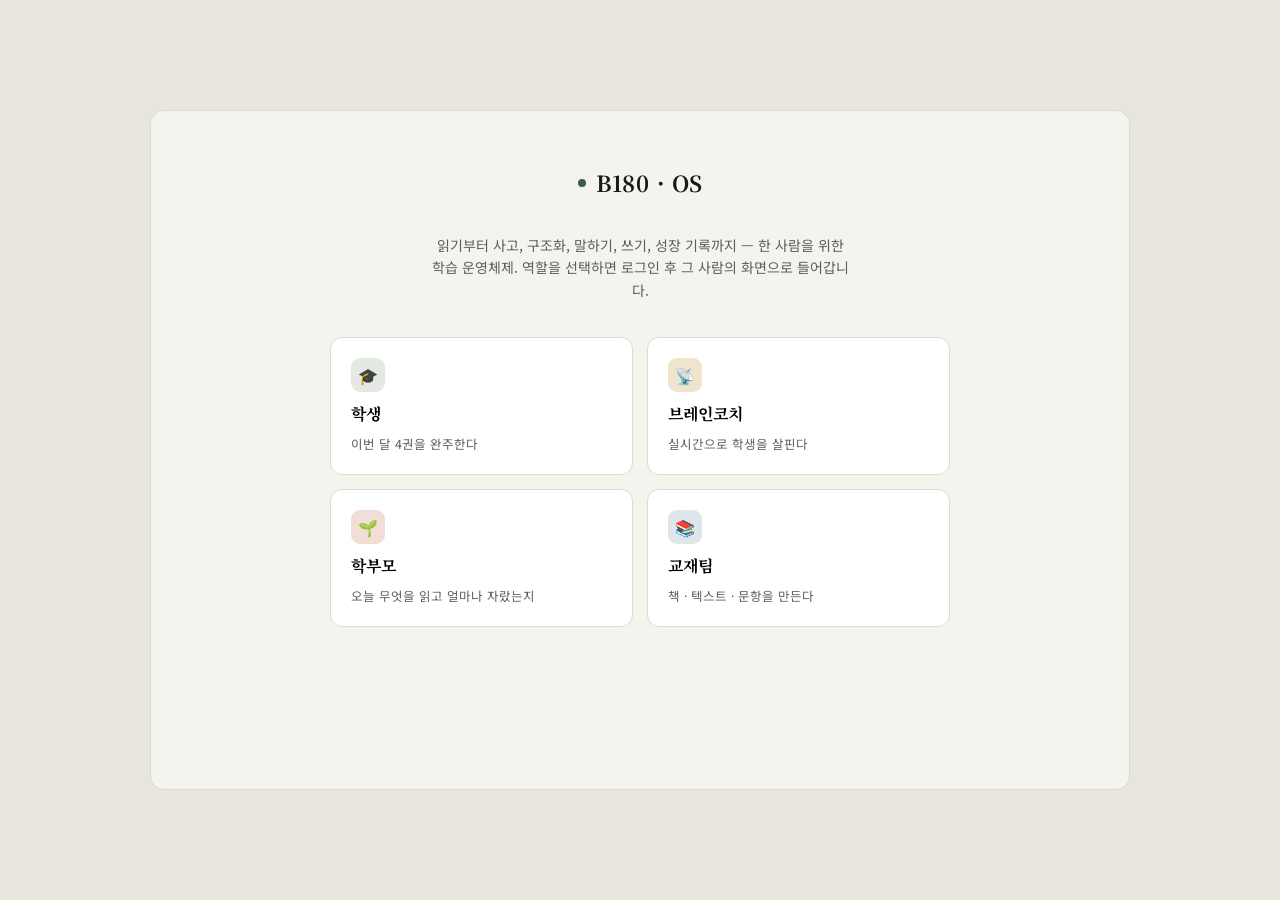
<file: b180-os-curriculum.html>
<!DOCTYPE html>
<html lang="ko">
<head>
<meta charset="UTF-8" />
<meta name="viewport" content="width=device-width, initial-scale=1.0" />
<title>B180 · OS</title>
<style>
  @import url('https://fonts.googleapis.com/css2?family=Noto+Serif+KR:wght@500;700&family=Noto+Sans+KR:wght@400;500;700&family=JetBrains+Mono:wght@500&display=swap');
  * { box-sizing: border-box; }
  body {
    margin: 0; display:flex; align-items:center; justify-content:center; min-height:100vh;
    background: #E7E5DC; font-family:'Noto Sans KR', sans-serif; padding: 24px;
  }
  #root {
    --paper:#F3F4EE; --ink:#171B17; --ink-soft:#5B6058; --line:#DADBD0;
    --moss:#3F5B4E; --moss-soft:#E4EAE3;
    --amber:#B5792A; --amber-soft:#F1E4CD;
    --rust:#A6553A; --rust-soft:#F1DFD7;
    --slate:#47617A; --slate-soft:#DFE6EB;
    --surface:#FFFFFF;
    --role-accent: var(--moss); --role-accent-soft: var(--moss-soft);
    background: var(--paper); color: var(--ink); width:100%; max-width: 980px;
    min-height: 680px; border-radius:14px; overflow:hidden; border:1px solid var(--line);
  }
  .disp { font-family:'Noto Serif KR', serif; }
  .mono { font-family:'JetBrains Mono', monospace; }

  /* ===== 게이트 ===== */
  .gate { padding: 56px 40px; display:flex; flex-direction:column; align-items:center; gap:36px; }
  .gate-mark { display:flex; align-items:center; gap:10px; }
  .gate-mark .dot { width:8px; height:8px; border-radius:50%; background: var(--moss); }
  .gate-mark span.wordmark { font-family:'Noto Serif KR', serif; font-weight:700; font-size:22px; letter-spacing:.02em; }
  .gate-sub { color: var(--ink-soft); font-size:14px; text-align:center; max-width:420px; line-height:1.6; margin:0; }
  .gate-grid { display:grid; grid-template-columns: repeat(2, minmax(180px,1fr)); gap:14px; width:100%; max-width:620px; }
  .login-card { width:100%; max-width:340px; background: var(--surface); border:1px solid var(--line); border-radius:14px; padding:22px 24px; display:flex; flex-direction:column; gap:4px; }
  .login-role { display:flex; align-items:center; gap:10px; font-family:'Noto Serif KR', serif; font-weight:700; font-size:16px; margin:6px 0 14px; }
  .login-role .role-icon { width:32px; height:32px; border-radius:9px; background: var(--tile-soft); color: var(--tile-accent); display:flex; align-items:center; justify-content:center; font-size:15px; }
  .login-label { font-size:11.5px; font-weight:700; color: var(--ink-soft); display:flex; flex-direction:column; gap:6px; margin-bottom:12px; }
  .login-input { padding:10px 12px; border:1px solid var(--line); border-radius:8px; font-family:inherit; font-size:13px; font-weight:400; color: var(--ink); }
  .login-input:focus { outline:none; border-color: var(--tile-accent); }
  .login-error { font-size:11.5px; color: var(--rust); margin:-4px 0 10px; }
  .att-row { display:flex; gap:10px; flex-wrap:wrap; }
  .att-item { display:flex; flex-direction:column; align-items:center; gap:4px; background: var(--surface); border:1px solid var(--line); border-radius:9px; padding:10px 12px; min-width:66px; }
  .att-dot { width:10px; height:10px; border-radius:50%; }
  .att-label { font-size:10px; color: var(--ink-soft); }
  .att-status { font-size:10.5px; font-weight:700; }
  .msc-row { display:flex; align-items:baseline; gap:10px; flex-wrap:wrap; background: var(--surface); border:1px solid var(--line); border-left:4px solid var(--line); border-radius:8px; padding:9px 12px; }
  .msc-cat { font-size:10.5px; font-weight:700; width:76px; flex-shrink:0; }
  .msc-type { font-size:12.5px; font-weight:700; color: var(--ink); }
  .msc-desc { font-size:11px; color: var(--ink-soft); flex:1; min-width:140px; }
  .role-tile { background: var(--surface); border:1px solid var(--line); border-radius:12px; padding:20px;
    text-align:left; cursor:pointer; transition: transform .15s ease, border-color .15s ease;
    display:flex; flex-direction:column; gap:10px; font-family:inherit; }
  .role-tile:hover { transform: translateY(-2px); border-color: var(--tile-accent); }
  .role-icon { width:34px; height:34px; border-radius:9px; display:flex; align-items:center; justify-content:center;
    background: var(--tile-soft); color: var(--tile-accent); font-size:16px; }
  .role-tile .r-label { font-family:'Noto Serif KR', serif; font-weight:700; font-size:16px; }
  .role-tile .r-sub { font-size:12.5px; color: var(--ink-soft); line-height:1.5; }

  /* ===== 셸 ===== */
  .shell { display:flex; height:680px; }
  .dock { width:220px; background: var(--surface); border-right:1px solid var(--line); display:flex; flex-direction:column; padding:18px 14px; }
  .back-btn { display:flex; align-items:center; gap:6px; font-size:12px; color: var(--ink-soft); background:none; border:none;
    cursor:pointer; padding:2px 6px 14px; text-align:left; font-family:inherit; }
  .back-btn:hover { color: var(--ink); }
  .role-badge { display:flex; align-items:center; gap:8px; padding:8px 10px; border-radius:9px; background: var(--role-accent-soft); margin-bottom:16px; }
  .role-badge .role-icon { width:26px; height:26px; border-radius:7px; }
  .role-badge .rb-label { font-size:13px; font-weight:700; color: var(--role-accent); }
  .nav-list { display:flex; flex-direction:column; gap:2px; flex:1; }
  .nav-item { display:flex; align-items:center; gap:10px; padding:9px 10px; border-radius:8px; border:none; background:none;
    font-size:13.5px; color: var(--ink-soft); cursor:pointer; text-align:left; width:100%; font-family:inherit; }
  .nav-item:hover { background: var(--paper); color: var(--ink); }
  .nav-item.active { background: var(--role-accent-soft); color: var(--role-accent); font-weight:700; }
  .dock-foot { padding-top:10px; border-top:1px solid var(--line); margin-top:10px; }
  .root-caption { font-size:10.5px; color: var(--ink-soft); text-align:center; margin-top:2px; }
  .root-mark { width:100%; height:44px; }
  .root-trunk { stroke: var(--line); stroke-width:2; }
  .root-branch { stroke: var(--line); stroke-width:2; fill:none; }
  .root-branch.on { stroke: var(--role-accent); }

  .canvas-wrap { flex:1; display:flex; flex-direction:column; min-width:0; }
  .canvas-top { height:48px; border-bottom:1px solid var(--line); display:flex; align-items:center; justify-content:space-between; padding:0 22px; font-size:12px; color: var(--ink-soft); }
  .session-banner { display:flex; align-items:center; gap:8px; padding:8px 22px; font-size:12px; font-weight:600; border-bottom:1px solid var(--line); }
  .session-banner.scheduled { background: var(--paper); color: var(--ink-soft); }
  .session-banner.live { background: var(--moss-soft); color: var(--moss); }
  .session-banner.ended { background: var(--paper); color: var(--ink-soft); }
  .announce-card { background: var(--amber-soft); border:1px solid var(--amber); border-radius:10px; padding:12px 14px; }
  .announce-head { display:flex; justify-content:space-between; align-items:center; gap:10px; font-size:12.5px; font-weight:700; color: var(--ink); flex-wrap:wrap; }
  .announce-time { font-size:10.5px; font-weight:400; color: var(--ink-soft); white-space:nowrap; }
  .announce-body { font-size:12px; color: var(--ink); margin-top:6px; line-height:1.6; white-space:pre-wrap; }
  .cal-header { display:flex; align-items:center; justify-content:center; gap:16px; margin-bottom:10px; }
  .cal-grid { display:grid; grid-template-columns: repeat(7,1fr); gap:4px; }
  .cal-weekday { margin-bottom:4px; text-align:center; font-size:10.5px; color: var(--ink-soft); font-weight:700; }
  .cal-cell { position:relative; aspect-ratio:1; border:1px solid var(--line); border-radius:8px; background: var(--surface); cursor:pointer; font-family:inherit; padding:4px; display:flex; flex-direction:column; align-items:center; justify-content:flex-start; gap:3px; }
  .cal-cell.empty { border:none; background:none; cursor:default; }
  .cal-cell.today { border-color: var(--role-accent); }
  .cal-cell.selected { background: var(--role-accent-soft); border-color: var(--role-accent); }
  .cal-daynum { font-size:11px; font-weight:700; }
  .cal-dots { display:flex; gap:2px; flex-wrap:wrap; justify-content:center; }
  .cal-dot { width:5px; height:5px; border-radius:50%; display:inline-block; }
  .cal-event-row { display:flex; justify-content:space-between; align-items:flex-start; gap:8px; background: var(--surface); border:1px solid var(--line); border-left-width:4px; border-left-style:solid; border-radius:8px; padding:10px 12px; }
  .calendar-alert { display:flex; align-items:center; gap:10px; background: var(--rust-soft); border:1px solid var(--rust); border-radius:10px; padding:10px 14px; margin-bottom:12px; }
  .calendar-alert-icon { font-size:22px; }
  .crumb b { color: var(--ink); }
  .canvas { flex:1; overflow-y:auto; padding:26px; }

  .panel-head h2 { font-family:'Noto Serif KR', serif; font-size:20px; margin:0 0 4px; }
  .panel-head p { font-size:13px; color: var(--ink-soft); margin:0 0 18px; }
  .grid { display:grid; gap:12px; }
  .grid-2 { grid-template-columns: repeat(2,1fr); }
  .grid-3 { grid-template-columns: repeat(3,1fr); }
  .grid-4 { grid-template-columns: repeat(4,1fr); }
  @media (max-width:640px) { .grid-3,.grid-4 { grid-template-columns: repeat(2,1fr); } .grid-2 { grid-template-columns: 1fr; } }

  .stat-card { background: var(--surface); border:1px solid var(--line); border-radius:10px; padding:14px; }
  .stat-label { font-size:11.5px; color: var(--ink-soft); }
  .stat-value { font-family:'JetBrains Mono', monospace; font-size:22px; font-weight:600; margin-top:4px; }
  .stat-hint { font-size:11px; color: var(--ink-soft); margin-top:2px; }

  .bar-row { display:flex; align-items:center; gap:12px; margin-bottom:10px; }
  .bar-label { width:56px; font-size:13px; flex-shrink:0; }
  .bar-track { display:flex; gap:3px; }
  .bar-cell { width:16px; height:14px; border-radius:3px; background: var(--paper); border:1px solid var(--line); }
  .bar-cell.on { background: var(--role-accent); border-color: var(--role-accent); }

  .pipeline { display:flex; align-items:center; flex-wrap:wrap; gap:6px; }
  .pipe-chip { font-size:12.5px; padding:7px 12px; border-radius:999px; background: var(--role-accent-soft); color: var(--role-accent); font-weight:600; }
  .pipe-arrow { color: var(--ink-soft); font-size:12px; }

  .book-card { background: var(--surface); border:1px solid var(--line); border-radius:10px; padding:14px; text-align:left; font-family:inherit; cursor:default; width:100%; }
  .book-card.clickable { cursor:pointer; border-color: var(--role-accent); }
  .book-card.clickable:hover { transform: translateY(-2px); }
  .book-card.locked { opacity:.5; }
  .book-card.wide { max-width:320px; }
  .book-index { font-family:'JetBrains Mono', monospace; font-size:11px; color: var(--role-accent); display:flex; align-items:center; gap:6px; }
  .book-title { font-family:'Noto Serif KR', serif; font-size:15px; margin-top:6px; }
  .book-status { font-size:11.5px; color: var(--ink-soft); margin-top:6px; }
  .book-status.complete { color: var(--role-accent); font-weight:700; }
  .subject-tag { font-size:10px; background: var(--role-accent-soft); color: var(--role-accent); padding:2px 7px; border-radius:999px; font-weight:700; }

  .flow-cta { background: var(--surface); border:1px solid var(--line); border-radius:10px; padding:18px; }
  .flow-cta .fc-title { font-family:'Noto Serif KR', serif; font-size:15px; margin-bottom:6px; }
  .flow-cta .fc-desc { font-size:12.5px; color: var(--ink-soft); margin-bottom:14px; }

  .tbl { width:100%; border-collapse:collapse; font-size:13px; }
  .tbl th { text-align:left; font-weight:600; color: var(--ink-soft); font-size:11.5px; padding:6px 10px; border-bottom:1px solid var(--line); }
  .tbl td { padding:9px 10px; border-bottom:1px solid var(--line); }
  .tbl td.warn { color: var(--rust); font-weight:700; }

  .spark { display:flex; align-items:flex-end; gap:8px; height:120px; }
  .spark-bar { width:22px; background: var(--role-accent); border-radius:4px 4px 0 0; opacity:.85; }
  .spark-bar.spark-live { background: var(--ink); opacity:1; }

  .live-dot { width:6px; height:6px; border-radius:50%; background: var(--moss); display:inline-block; margin-right:6px; vertical-align:middle; animation: liveDot 1.4s infinite; }
  @keyframes liveDot { 0%{box-shadow:0 0 0 0 rgba(63,91,78,.45);} 100%{box-shadow:0 0 0 6px rgba(63,91,78,0);} }
  .row-live { background: var(--role-accent-soft); font-weight:600; }

  .btn { padding:9px 18px; border-radius:8px; border:none; background: var(--moss); color:#fff; font-size:13px; font-weight:700; cursor:pointer; font-family:inherit; }
  .btn:hover { opacity:.92; }
  .btn.ghost { background: var(--surface); color: var(--ink); border:1px solid var(--line); }
  .btn:disabled { opacity:.4; cursor:not-allowed; }

  /* ===== 책 상세 ===== */
  .book-detail-head { margin-bottom: 18px; }
  .week-tag { font-size:10.5px; font-weight:700; color: var(--role-accent); letter-spacing:.04em; }
  .book-detail-title { font-family:'Noto Serif KR', serif; font-size:21px; margin: 6px 0 6px; }
  .book-detail-desc { font-size:13px; color: var(--ink-soft); line-height:1.6; max-width:560px; }
  .intro-hook { background: var(--moss-soft); border-left:4px solid var(--moss); border-radius:0 10px 10px 0; padding:14px 18px; font-size:14px; font-style:italic; color: var(--ink); margin:16px 0 22px; line-height:1.65; max-width:640px; }
  .intro-section-label { font-size:11px; font-weight:700; color: var(--ink-soft); letter-spacing:.04em; margin-bottom:8px; }
  .person-card { background: var(--surface); border:1px solid var(--line); border-radius:10px; padding:14px 16px; margin-bottom:10px; }
  .person-card .pc-name { font-family:'Noto Serif KR', serif; font-weight:700; font-size:14px; }
  .person-card .pc-years { font-size:11px; color: var(--ink-soft); margin-left:6px; font-family:'JetBrains Mono', monospace; }
  .person-card .pc-role { font-size:11.5px; color: var(--moss); font-weight:700; margin:4px 0 6px; }
  .person-card .pc-desc { font-size:12.5px; line-height:1.65; color: var(--ink); }
  .intro-bg-box { background: var(--paper); border:1px solid var(--line); border-radius:10px; padding:14px 16px; font-size:12.5px; line-height:1.75; color: var(--ink); }
  .text-row { display:flex; align-items:center; gap:14px; background: var(--surface); border:1px solid var(--line); border-radius:10px; padding:14px 16px; margin-bottom:10px; width:100%; text-align:left; font-family:inherit; cursor:pointer; }
  .text-row.locked { opacity:.5; cursor:default; }
  .text-row .tr-num { width:28px; height:28px; border-radius:50%; background: var(--role-accent-soft); color: var(--role-accent); display:flex; align-items:center; justify-content:center; font-family:'JetBrains Mono', monospace; font-size:12px; font-weight:700; flex-shrink:0; }
  .text-row.complete .tr-num { background: var(--role-accent); color:#fff; }
  .text-row .tr-body { flex:1; }
  .text-row .tr-sub { font-family:'Noto Serif KR', serif; font-size:14.5px; }
  .text-row .tr-status { font-size:11.5px; color: var(--ink-soft); margin-top:3px; }

  /* ===== 학습 플로우 ===== */
  .flow-wrap { display:flex; flex-direction:column; height:680px; position:relative; }
  .chat-fab {
    position:absolute; right:20px; bottom:92px; width:54px; height:54px; border-radius:50%;
    background: var(--amber); color:#fff; border:none; font-size:24px; cursor:grab;
    box-shadow: 0 4px 14px rgba(0,0,0,.22); display:flex; align-items:center; justify-content:center; z-index:40;
    touch-action:none; user-select:none;
  }
  .chat-fab:active { cursor:grabbing; }
  .chat-fab:hover { opacity:.92; }
  .chat-fab-badge {
    position:absolute; top:-4px; right:-4px; background: var(--rust); color:#fff; font-size:10px; font-weight:700;
    min-width:18px; height:18px; border-radius:9px; display:flex; align-items:center; justify-content:center; padding:0 4px;
    pointer-events:none;
  }
  .classroom-fab {
    position:absolute; left:20px; bottom:92px; width:54px; height:54px; border-radius:50%;
    background: var(--slate); color:#fff; border:none; font-size:24px; cursor:pointer;
    box-shadow: 0 4px 14px rgba(0,0,0,.22); display:flex; align-items:center; justify-content:center; z-index:40;
    animation: classroomPulse 1.4s infinite;
  }
  @keyframes classroomPulse { 0%{box-shadow:0 0 0 0 rgba(71,97,122,.5), 0 4px 14px rgba(0,0,0,.22);} 100%{box-shadow:0 0 0 12px rgba(71,97,122,0), 0 4px 14px rgba(0,0,0,.22);} }
  .chat-overlay {
    position:absolute; right:20px; bottom:156px; width:320px; max-width:calc(100% - 40px);
    background: var(--surface); border:1px solid var(--line); border-radius:14px; box-shadow:0 10px 30px rgba(0,0,0,.18);
    padding:14px; z-index:41;
  }
  .chat-overlay-head { display:flex; justify-content:space-between; align-items:center; font-size:12px; font-weight:700; margin-bottom:10px; gap:8px; cursor:move; touch-action:none; user-select:none; }
  .chat-overlay-head .coh-hint { color: var(--ink-soft); font-weight:400; font-size:10px; }
  .chat-overlay-close { background:none; border:none; font-size:14px; color: var(--ink-soft); cursor:pointer; padding:2px; }
  .nav-badge { background: var(--rust); color:#fff; font-size:10px; font-weight:700; border-radius:9px; padding:1px 6px; margin-left:4px; }
  .flow-head { padding:16px 26px 0; display:flex; align-items:center; justify-content:space-between; }
  .flow-head .wordmark { font-family:'Noto Serif KR', serif; font-weight:700; font-size:14px; display:flex; align-items:center; gap:7px; }
  .flow-head .wordmark .dot { width:7px; height:7px; border-radius:50%; background: var(--moss); }
  .flow-exit { font-size:12px; color: var(--ink-soft); background:none; border:none; cursor:pointer; font-family:inherit; padding:2px 0; }
  .flow-exit:hover { color: var(--ink); }

  .tracker { display:flex; align-items:flex-start; gap:4px; padding:16px 26px 16px; border-bottom:1px solid var(--line); }
  .tstep { flex:1; display:flex; flex-direction:column; align-items:center; gap:6px; cursor:pointer; background:none; border:none; font-family:inherit; padding:2px 0; }
  .tstep .circ { width:26px; height:26px; border-radius:50%; display:flex; align-items:center; justify-content:center; font-size:11.5px; font-weight:700; border:1.5px solid var(--line); color: var(--ink-soft); background: var(--surface); }
  .tstep.done .circ { background: var(--moss); border-color: var(--moss); color:#fff; }
  .tstep.current .circ { border-color: var(--moss); color: var(--moss); box-shadow: 0 0 0 3px var(--moss-soft); }
  .tstep .tlabel { font-size:10px; color: var(--ink-soft); text-align:center; line-height:1.3; max-width:64px; }
  .tstep.current .tlabel { color: var(--ink); font-weight:700; }

  .flow-body { flex:1; overflow-y:auto; padding:26px; }
  .step-title { font-family:'Noto Serif KR', serif; font-size:19px; margin:0 0 4px; }
  .step-desc { font-size:13px; color: var(--ink-soft); margin:0 0 18px; line-height:1.6; }

  .excerpt { background: var(--surface); border:1px solid var(--line); border-radius:10px; padding:18px 20px; font-size:14.5px; line-height:2.3; margin-bottom:16px; }
  .excerpt .concept { color: var(--moss); font-weight:700; cursor:pointer; border-bottom:1.5px dotted var(--moss); }
  .word-gap {
    display:inline-flex; align-items:center; justify-content:center;
    width:16px; height:1.5em; vertical-align:-0.32em; cursor:pointer; position:relative;
  }
  .word-gap .gap-bar {
    display:block; width:4px; height:100%; border-radius:3px; background: transparent; transition: background-color .12s ease;
  }
  .word-gap:hover .gap-bar { background: var(--ink-soft); opacity:.35; }
  .word-gap.marked .gap-bar {
    background: var(--rust);
    box-shadow: 0 0 0 3px var(--rust-soft);
  }
  .word-gap.static { cursor:default; }
  .word-gap.static:hover .gap-bar { background: transparent; }
  .word-gap.static.marked .gap-bar { background: var(--rust); box-shadow: 0 0 0 3px var(--rust-soft); }

  .popover { background: var(--moss-soft); border:1px solid var(--moss); border-radius:10px; padding:14px 16px; margin-bottom:16px; font-size:13px; line-height:1.7; }
  .popover b { color: var(--moss); }

  .qa-card { background: var(--surface); border:1px solid var(--line); border-radius:10px; padding:18px; margin-bottom:14px; }
  .qa-num { font-size:11px; color: var(--ink-soft); margin-bottom:6px; }
  .qa-q { font-size:14.5px; font-weight:700; margin-bottom:14px; line-height:1.5; }
  .qa-opts { display:flex; flex-direction:column; gap:8px; }
  .qa-opt { text-align:left; padding:10px 14px; border-radius:8px; border:1px solid var(--line); background: var(--paper); cursor:pointer; font-size:13.5px; font-family:inherit; line-height:1.4; }
  .qa-opt.ox { display:inline-block; width:70px; text-align:center; margin-right:8px; }
  .qa-opt:hover:not(:disabled) { border-color: var(--moss); }
  .qa-opt.correct { background: var(--moss-soft); border-color: var(--moss); font-weight:700; }
  .qa-opt.wrong { background: var(--rust-soft); border-color: var(--rust); }
  .qa-opt:disabled { cursor:default; }
  .qa-feedback { margin-top:12px; font-size:12.5px; padding:10px 12px; border-radius:8px; background: var(--paper); color: var(--ink-soft); line-height:1.6; }
  .qa-input-row { display:flex; gap:8px; }
  .qa-input-row input { flex:1; padding:9px 12px; border:1px solid var(--line); border-radius:8px; font-size:13.5px; font-family:inherit; }

  .ladder-row { margin-bottom:14px; }
  .ladder-row label { display:block; font-size:12.5px; font-weight:700; color: var(--moss); margin-bottom:6px; }
  .ladder-row .dim-hint { font-size:11.5px; color: var(--ink-soft); margin-bottom:6px; }
  .chip-wrap { display:flex; flex-wrap:wrap; gap:8px; margin-bottom:8px; }
  .chip-opt { padding:7px 13px; border-radius:999px; border:1px solid var(--line); background: var(--paper); font-size:12.5px; cursor:pointer; font-family:inherit; color: var(--ink); }
  .chip-opt:hover { border-color: var(--moss); }
  .chip-opt.on { background: var(--moss); color:#fff; border-color: var(--moss); font-weight:700; }
  .chip-preview { font-size:12px; color: var(--ink-soft); background: var(--surface); border:1px dashed var(--line); border-radius:8px; padding:9px 12px; min-height:16px; }

  .staircase-wrap { margin-top:20px; background: var(--surface); border:1px solid var(--line); border-radius:12px; padding:14px 16px 10px; }
  .staircase-title { font-size:11.5px; font-weight:700; color: var(--ink-soft); margin-bottom:6px; letter-spacing:.02em; }
  .staircase-svg { width:100%; height:auto; display:block; }
  .tree-svg { width:100%; height:auto; display:block; }
  .stair-fo { background: var(--paper); border:1px solid var(--line); border-radius:9px; padding:8px 10px; font-size:11px; line-height:1.4; height:100%; box-sizing:border-box; overflow:hidden; }
  .stair-fo b { display:block; font-size:10.5px; margin-bottom:4px; }
  .stair-fo.s1 { border-top:3px solid #B7C4BC; } .stair-fo.s1 b { color:#7C8C83; }
  .stair-fo.s2 { border-top:3px solid var(--moss); } .stair-fo.s2 b { color: var(--moss); }
  .stair-fo.s3 { border-top:3px solid var(--ink); } .stair-fo.s3 b { color: var(--ink); }
  .stair-fo .sf-content { color: var(--ink); }
  .stair-fo .sf-empty { color: var(--ink-soft); font-style:italic; }

  .md-node { background:#fff; border:1.5px solid var(--moss); border-radius:10px; padding:8px 10px; font-size:10.5px; line-height:1.4; text-align:center; height:100%; box-sizing:border-box; display:flex; flex-direction:column; justify-content:center; }
  .md-node b { display:block; color:var(--moss); font-size:9.5px; margin-bottom:3px; }
  .md-hub { background: var(--ink); color:#fff; border-radius:14px; padding:12px 16px; font-size:12px; line-height:1.5; text-align:center; height:100%; box-sizing:border-box; display:flex; flex-direction:column; justify-content:center; }
  .md-hub b { display:block; font-size:10px; opacity:.75; margin-bottom:4px; letter-spacing:.03em; }
  .md-side { background: var(--surface); border:1px solid var(--line); border-radius:10px; padding:12px 14px; font-size:11.5px; line-height:1.6; height:100%; box-sizing:border-box; }
  .md-side b { display:block; color: var(--moss); font-size:11px; margin-bottom:6px; }
  textarea { width:100%; padding:10px 12px; border:1px solid var(--line); border-radius:8px; font-family:inherit; font-size:13.5px; resize:vertical; min-height:56px; }

  .ai-box { background: var(--moss-soft); border-radius:10px; padding:14px 16px; margin-top:14px; font-size:13px; line-height:1.7; }
  .ai-box .tag { font-size:10.5px; font-weight:700; color: var(--moss); letter-spacing:.04em; }

  .diagram-chain { display:flex; align-items:center; flex-wrap:wrap; gap:6px; margin-bottom:10px; }
  .dnode { background: var(--surface); border:1.5px solid var(--moss); color: var(--moss); font-weight:700; font-size:13px; padding:9px 14px; border-radius:8px; }
  .darrow { color: var(--ink-soft); font-size:16px; }

  .bars { display:flex; flex-direction:column; gap:10px; margin-top:6px; }
  .bar-line { display:flex; align-items:center; gap:10px; }
  .bar-line .bl-label { width:64px; font-size:12px; flex-shrink:0; }
  .hw-bars .bl-label { width:78px; }
  .edge-select { padding:8px 10px; border:1px solid var(--line); border-radius:8px; font-family:inherit; font-size:12px; background: var(--surface); color: var(--ink); }
  .lego-stack { display:flex; flex-wrap:wrap; gap:6px; padding:10px; background: var(--paper); border:1px dashed var(--line); border-radius:8px; min-height:40px; align-items:flex-start; }
  .lego-block { padding:8px 12px; border-radius:6px; border:none; background: var(--moss); color:#fff; font-size:12px; font-weight:700; cursor:pointer; font-family:inherit; box-shadow: 0 2px 0 rgba(0,0,0,.15); }
  .lego-block:hover { opacity:.88; }
  .section-dim { opacity:.55; }

  .chat-participants { display:flex; align-items:center; gap:10px; margin-bottom:14px; flex-wrap:wrap; }
  .chat-pill { background: var(--paper); border:1px solid var(--line); border-radius:999px; padding:6px 12px; font-size:12px; font-weight:700; }
  .chat-body { max-height:340px; overflow-y:auto; padding:6px 4px; margin-bottom:12px; background: var(--paper); border:1px solid var(--line); border-radius:10px; }
  .chat-row { display:flex; gap:8px; padding:8px 10px; align-items:flex-end; }
  .chat-row.mine { flex-direction:row-reverse; }
  .chat-avatar { width:28px; height:28px; border-radius:50%; background: var(--surface); border:1px solid var(--line); display:flex; align-items:center; justify-content:center; font-size:14px; flex-shrink:0; }
  .chat-bubble-wrap { max-width:72%; }
  .chat-row.mine .chat-bubble-wrap { text-align:right; }
  .chat-sender { font-size:10px; color: var(--ink-soft); margin-bottom:3px; }
  .chat-bubble { display:inline-block; padding:9px 13px; border-radius:14px; font-size:13px; line-height:1.5; text-align:left; }
  .chat-row.theirs .chat-bubble { background: var(--surface); border:1px solid var(--line); border-bottom-left-radius:4px; }
  .chat-row.mine .chat-bubble { background: var(--moss); color:#fff; border-bottom-right-radius:4px; }
  .chat-time { font-size:9.5px; color: var(--ink-soft); margin-top:3px; }
  .chat-emoji-row { display:flex; gap:6px; flex-wrap:wrap; margin-bottom:10px; }
  .chat-emoji-btn { font-size:17px; background: var(--paper); border:1px solid var(--line); border-radius:8px; padding:4px 9px; cursor:pointer; line-height:1.3; }
  .chat-emoji-btn:hover { border-color: var(--moss); }
  .chat-input-row { display:flex; gap:8px; }
  .chat-input-row .login-input { flex:1; }

  .avatar-badge { position:relative; border-radius:50%; display:flex; align-items:center; justify-content:center; flex-shrink:0; box-shadow:0 2px 8px rgba(0,0,0,.18); border:2px solid rgba(255,255,255,.7); }
  .avatar-badge .ab-face { line-height:1; }
  .avatar-badge .ab-crest { position:absolute; bottom:-8%; right:-8%; background:#fff; border-radius:50%; width:46%; height:46%; display:flex; align-items:center; justify-content:center; font-size:.55em; box-shadow:0 1px 3px rgba(0,0,0,.25); }
  .avatar-badge .ab-hat { position:absolute; top:-32%; left:50%; transform:translateX(-50%); font-size:.62em; }
  .avatar-badge .ab-acc { position:absolute; bottom:-6%; left:-10%; font-size:.5em; }

  .shop-grid { display:grid; grid-template-columns: repeat(2,1fr); gap:10px; margin-top:14px; }
  @media (max-width:640px) { .shop-grid { grid-template-columns: 1fr; } }
  .shop-item { display:flex; align-items:center; gap:10px; background: var(--surface); border:1px solid var(--line); border-radius:10px; padding:10px 12px; }
  .shop-emoji { font-size:22px; }
  .shop-name { flex:1; font-size:12.5px; font-weight:700; }

  .avatar-full { position:relative; flex-shrink:0; }
  .avatar-svg { width:100%; height:100%; display:block; }
  .avatar-placeholder { width:100%; height:100%; display:flex; align-items:center; justify-content:center; background:#DADBD0; border-radius:12px; font-size:28px; }
  .av-item { position:absolute; transform:translate(-50%,-50%); line-height:1; pointer-events:none; filter:drop-shadow(0 1px 2px rgba(0,0,0,.3)); }
  .av-emblem { background:#fff; border-radius:50%; padding:2px; box-shadow:0 1px 4px rgba(0,0,0,.25); }

  .room-canvas-lg { position:relative; width:100%; height:360px; border-radius:14px; overflow:hidden; border:1px solid var(--line); }
  .room-wall { position:absolute; top:0; left:0; right:0; height:70%; background: linear-gradient(180deg, #EFE9DC, #E4DCC8); }
  .room-floor { position:absolute; bottom:0; left:0; right:0; height:30%; background: linear-gradient(180deg, #C9A876, #AD8B58); box-shadow: inset 0 6px 10px rgba(0,0,0,.12); }
  .room-avatar-lg { position:absolute; bottom:6%; left:50%; transform:translateX(-50%); z-index:5; }
  .room-item-obj { position:absolute; transform:translate(-50%,-50%); font-size:34px; filter:drop-shadow(0 3px 4px rgba(0,0,0,.25)); z-index:4; }
  .room-item-obj.draggable { cursor:grab; touch-action:none; }
  .room-item-obj.draggable:active { cursor:grabbing; }
  .room-empty-hint, .room-drag-hint { position:absolute; top:10px; left:50%; transform:translateX(-50%); font-size:11px; color: var(--ink-soft); background: rgba(255,255,255,.85); padding:4px 10px; border-radius:999px; white-space:nowrap; }
  .pet-full { position:relative; flex-shrink:0; }
  .pet-svg { width:100%; height:100%; display:block; }
  .room-pet { position:absolute; bottom:7%; left:calc(50% + 58px); z-index:5; }
  .bar-line .bl-track { flex:1; height:9px; background: var(--paper); border-radius:5px; overflow:hidden; }
  .bar-line .bl-fill { height:100%; background: var(--moss); border-radius:5px; }
  .bar-line .bl-val { width:34px; text-align:right; font-family:'JetBrains Mono', monospace; font-size:12px; }

  .mic-wrap { text-align:center; padding:26px 0; }
  .mic-btn { width:74px; height:74px; border-radius:50%; border:none; background: var(--moss); color:#fff; font-size:24px; cursor:pointer; display:flex; align-items:center; justify-content:center; margin:0 auto 12px; }
  .mic-btn.recording { background: var(--rust); animation: pulse 1.2s infinite; }
  @keyframes pulse { 0%{box-shadow:0 0 0 0 rgba(166,85,58,.4);} 100%{box-shadow:0 0 0 14px rgba(166,85,58,0);} }
  .mic-timer { font-family:'JetBrains Mono', monospace; font-size:13px; color: var(--ink-soft); }
  .transcript { background: var(--surface); border:1px solid var(--line); border-radius:10px; padding:14px 16px; font-size:13.5px; line-height:1.8; margin-top:16px; }
  .soc-input-card { border-radius:12px; padding:14px; }
  .soc-input-label { font-size:12px; font-weight:700; margin-bottom:10px; }
  .soc-mic { background: var(--moss-soft); border:1.5px solid var(--moss); }
  .soc-mic .soc-input-label { color: var(--moss); }
  .soc-text { background: var(--surface); border:1.5px dashed var(--line); }
  .soc-text .soc-input-label { color: var(--ink); }
  .transcript .lbl { font-size:11px; color: var(--ink-soft); margin-bottom:6px; }

  .flow-foot { border-top:1px solid var(--line); padding:14px 26px; display:flex; align-items:center; justify-content:space-between; }
  .flow-foot .done-badge { font-size:11.5px; color: var(--moss); font-weight:700; }
  .flow-foot .nav-btns { display:flex; gap:8px; }

  /* ===== 리포트 ===== */
  .report-hero { text-align:center; padding: 10px 0 26px; }
  .report-hero .ring { width:112px; height:112px; border-radius:50%; margin:0 auto 14px; display:flex; align-items:center; justify-content:center;
    background: conic-gradient(var(--moss) calc(var(--pct) * 1%), var(--moss-soft) 0); }
  .report-hero .ring-inner { width:88px; height:88px; border-radius:50%; background: var(--surface); display:flex; flex-direction:column; align-items:center; justify-content:center; }
  .report-hero .ring-inner .rv { font-family:'JetBrains Mono', monospace; font-size:22px; font-weight:700; }
  .report-hero .ring-inner .rl { font-size:10px; color: var(--ink-soft); }
  .report-hero .rtitle { font-family:'Noto Serif KR', serif; font-size:18px; margin-top:2px; }
  .report-hero .rsub { font-size:12.5px; color: var(--ink-soft); margin-top:4px; }

  .report-list { display:flex; flex-direction:column; gap:8px; margin-bottom:18px; }
  .report-row { display:flex; align-items:center; justify-content:space-between; background: var(--surface); border:1px solid var(--line); border-radius:9px; padding:12px 16px; }
  .report-row .rr-name { font-size:13px; display:flex; align-items:center; gap:8px; }
  .report-row .rr-step { font-family:'JetBrains Mono', monospace; font-size:10.5px; color: var(--ink-soft); width:18px; }
  .report-row .rr-val { font-family:'JetBrains Mono', monospace; font-size:13px; font-weight:700; }

  .book-complete-banner { background: var(--moss); color:#fff; border-radius:10px; padding:16px 18px; margin-bottom:18px; }
  .book-complete-banner .bcb-title { font-family:'Noto Serif KR', serif; font-size:15px; margin-bottom:4px; }
  .book-complete-banner .bcb-desc { font-size:12.5px; opacity:.9; }

  @media (max-width:560px) { .summary-grid { grid-template-columns: repeat(2,1fr); } .tstep .tlabel { display:none; } }
</style>
</head>
<body>
<div id="root"></div>

<script>
/* =========================== 역할 / 내비게이션 =========================== */
const ROLES = [
  { id:"student", label:"학생", sub:"이번 달 4권을 완주한다", accent:"moss", icon:"🎓" },
  { id:"teacher", label:"브레인코치", sub:"실시간으로 학생을 살핀다", accent:"amber", icon:"📡" },
  { id:"parent", label:"학부모", sub:"오늘 무엇을 읽고 얼마나 자랐는지", accent:"rust", icon:"🌱" },
  { id:"admin", label:"교재팀", sub:"책 · 텍스트 · 문항을 만든다", accent:"slate", icon:"📚" },
];
const NAV = {
  student: [
    { id:"home", label:"이번 달 커리큘럼", icon:"📅" },
    { id:"flow", label:"학습 흐름", icon:"☑" },
    { id:"periodictest", label:"정기 테스트", icon:"🧪" },
    { id:"classroom", label:"수업 자료", icon:"📺" },
    { id:"chat", label:"코칭 선생님과 대화", icon:"💬" },
    { id:"avatar", label:"내 아바타 · 방", icon:"🧸" },
    { id:"homework", label:"레포트 쓰기 과제", icon:"✍️" },
    { id:"readtree", label:"독서 트리", icon:"🌱" },
    { id:"knowtree", label:"지식 트리", icon:"🔗" },
    { id:"achieve", label:"성취도", icon:"🏆" },
  ],
  teacher: [
    { id:"monitor", label:"실시간 모니터링", icon:"📡" },
    { id:"students", label:"학생 목록", icon:"👥" },
    { id:"periodictest", label:"정기 테스트", icon:"🧪" },
    { id:"classroom", label:"수업 자료 공유", icon:"📺" },
    { id:"announcements", label:"공지사항", icon:"📢" },
    { id:"calendar", label:"캘린더", icon:"🗓️" },
    { id:"chat", label:"김민준 학생과 대화", icon:"💬" },
    { id:"parentchat", label:"학부모와 대화", icon:"👪" },
    { id:"reading", label:"학습 상세 확인", icon:"📖" },
    { id:"homework", label:"레포트 제출 현황", icon:"📋" },
    { id:"reports", label:"리포트", icon:"📄" },
  ],
  parent: [
    { id:"today", label:"오늘 읽은 책", icon:"🏠" },
    { id:"chat", label:"코칭 선생님과 대화", icon:"💬" },
    { id:"periodictest", label:"정기 테스트 리포트", icon:"🧪" },
    { id:"avatar", label:"아이 아바타", icon:"🧸" },
    { id:"time", label:"학습 시간 · 정답률", icon:"⏱" },
    { id:"growth", label:"성장 그래프", icon:"📈" },
    { id:"trees", label:"독서 · 지식 트리", icon:"🌱" },
    { id:"homework", label:"레포트 쓰기 과제", icon:"✍️" },
  ],
  admin: [
    { id:"books", label:"책 DB", icon:"📚" },
    { id:"texts", label:"텍스트 DB", icon:"📄" },
    { id:"tests", label:"정기 테스트 관리", icon:"🧪" },
    { id:"quiz", label:"문제 · 정답 DB", icon:"✅" },
    { id:"concepts", label:"개념어 · AI Prompt", icon:"🧠" },
    { id:"publish", label:"출시 관리", icon:"☁️" },
  ],
};

/* =========================== 4권 × 3편 콘텐츠 데이터 =========================== */
const TEXTS = {
  b1t1: {
    subtitle: "기술이 세상을 바꾸다",
    passage: "18세기 후반, 영국의 작은 공장에서 시작된 변화가 훗날 인류 전체의 삶을 바꿔 놓았다. 제임스 와트가 개량한 증기기관은 물의 힘이나 사람의 힘에 의존하던 생산 방식을 완전히 뒤바꾸었고, 하그리브스가 만든 제니 방적기는 한 사람이 하루에 만들 수 있는 실의 양을 수십 배로 늘렸다. 이전까지 손으로 하나하나 만들던 물건들이 이제는 기계의 힘으로 대량으로 만들어지기 시작했다. 공장주들은 더 많은 기계를 들여와 더 넓은 공장을 지었고, 그 공장을 움직이려면 훨씬 더 많은 노동력이 필요해졌다. 이렇게 시작된 기술의 물결은 처음에는 방직 산업에서 시작되었지만, 곧 제철업과 운송업까지 번져 나가며 영국 전역의 산업 구조를 바꾸어 놓았다. 사람들은 이 거대한 변화를 '산업혁명'이라 부르기 시작했다.",
    concepts: {
      "증기기관": { def:"물을 끓여 만든 수증기의 힘으로 기계를 움직이는 장치", why:"사람과 동물의 힘 대신 기계의 힘으로 생산할 수 있게 한 산업혁명의 핵심 기술이다.", example:"제임스 와트가 개량한 증기기관은 공장과 기차, 배에 두루 쓰였다." },
      "방적기": { def:"실을 뽑아내는 기계", why:"손으로 하던 실 뽑기를 기계가 대신하면서 옷감 생산량이 크게 늘었다.", example:"제니 방적기는 한 번에 여러 가닥의 실을 뽑을 수 있었다." },
    },
    quiz: [
      { type:"mc", q:"증기기관을 개량하여 산업혁명의 핵심 기술로 만든 사람은?", opts:["제임스 와트","하그리브스","아이작 뉴턴","애덤 스미스"], answer:"제임스 와트", fb:{correct:"맞아요. 제임스 와트가 증기기관을 개량했습니다.", wrong:"본문에서 증기기관을 개량한 사람은 '제임스 와트'입니다."} },
      { type:"ox", q:"산업혁명은 제철업이 아니라 방직 산업에서 가장 먼저 시작되었다.", answer:"O", fb:{correct:"맞아요. 방직 산업에서 시작해 제철업·운송업으로 번졌습니다.", wrong:"본문은 '처음에는 방직 산업에서 시작되었지만'이라고 말합니다."} },
      { type:"short", q:"한 사람이 하루에 만들 수 있는 실의 양을 수십 배로 늘린 기계의 이름은?", answer:["제니 방적기","방적기"], fb:{correct:"정확합니다. 제니 방적기입니다.", wrong:"힌트: 하그리브스가 만든 '제니 방적기'입니다."} },
      { type:"mc", q:"공장이 커지면서 공장주들에게 가장 필요해진 것은?", opts:["노동력","왕의 허가","외국 자본","새로운 종교"], answer:"노동력", fb:{correct:"맞아요. 더 넓어진 공장을 움직이려면 더 많은 노동력이 필요했습니다.", wrong:"본문에서 '그 공장을 움직이려면 훨씬 더 많은 노동력이 필요해졌다'고 했습니다."} },
      { type:"ox", q:"산업혁명이라는 말은 이 시기에 일어난 거대한 산업 구조의 변화를 가리키는 이름이다.", answer:"O", fb:{correct:"맞아요. 본문 마지막 문장과 일치합니다.", wrong:"본문 마지막 문장을 다시 보세요. 사람들이 이 변화를 '산업혁명'이라 불렀습니다."} },
    ],
    sentence: { text:"제니 방적기는 한 사람이 하루에 만들 수 있는 ( &nbsp; )의 양을 수십 배로 늘렸다.", guided:["실","철","석탄","곡물"], answer:"실" },
    diagramDefault: "증기기관 개발 → 생산 방식 변화 → 공장 확대 → 노동력 수요 증가",
    comprehension: [
      { label:"내용", q:"이 글에서 산업혁명이 가장 먼저 시작된 산업 분야는?", opts:["방직 산업","제철업","운송업","농업"], answer:"방직 산업", explain:"본문은 '처음에는 방직 산업에서 시작되었지만' 곧 제철업·운송업으로 번졌다고 설명합니다." },
      { label:"추론", q:"이 글의 흐름으로 볼 때, 다음 글에서 다루어질 가능성이 가장 큰 내용은?", opts:["늘어난 노동력이 도시로 모여드는 과정","조선 시대의 신분 제도","태양계의 구조","현대 미술의 흐름"], answer:"늘어난 노동력이 도시로 모여드는 과정", explain:"공장에 필요한 노동력이 늘었다는 문장으로 글이 끝나므로, 다음 글은 그 노동력이 어디서 오는지를 다룰 가능성이 큽니다." },
      { label:"저자의도", q:"저자가 이 글에서 기술 변화의 과정을 순서대로 설명한 이유로 가장 알맞은 것은?", opts:["작은 기술 변화가 사회 전체의 큰 변화로 이어지는 과정을 보여주기 위해","특정 발명가의 삶을 소개하기 위해","영국의 지리적 특징을 설명하기 위해","기계의 작동 원리를 알려주기 위해"], answer:"작은 기술 변화가 사회 전체의 큰 변화로 이어지는 과정을 보여주기 위해", explain:"증기기관·방적기라는 작은 기술 변화가 결국 산업 구조 전체를 바꾸는 흐름으로 서술되어 있습니다." },
    ],
    speechTopic: "기술 하나의 변화가 어떻게 사회 전체를 바꿀 수 있는지, 이 글의 사례를 들어 설명하시오.",
    summary: { keywordsD1:["증기기관 개량","방적기 발명","대량 생산 시작","공장 확대","노동력 수요 증가"], keywordsD2:["원인에서 결과로 설명","기술→사회 변화 순서","작은 변화의 큰 영향 강조"], keywordsD3:["18세기 후반","영국","방직 산업 중심"], full:"이 글은 증기기관과 방적기 같은 작은 기술 변화가 공장의 확대와 노동력 수요 증가로 이어지는 과정을 보여준다. 저자는 기술 혁신에서 시작해 산업 구조 전체의 변화로 나아가는 인과 관계를 순서대로 설명하며, 18세기 후반 영국이라는 시대적 배경 위에서 이 모든 일이 일어났음을 강조한다." },
    keyTerms: ["증기기관","방적기","제임스 와트","기술혁신","방직 산업","노동력 수요"],
  },
  b1t2: {
    subtitle: "도시로 몰려드는 사람들",
    passage: "공장이 늘어나자 일자리를 찾는 사람들이 농촌을 떠나 도시로 몰려들기 시작했다. 맨체스터 같은 도시는 불과 몇십 년 만에 인구가 몇 배로 늘어났고, 거리는 밤낮없이 돌아가는 공장의 소음과 연기로 가득 찼다. 그러나 갑작스럽게 늘어난 인구를 도시가 감당하기는 쉽지 않았다. 노동자들은 좁고 습한 방에서 여러 가족이 함께 지내야 했고, 하수와 오물이 제대로 처리되지 않아 전염병이 자주 돌았다. 공장에서는 어른뿐 아니라 어린아이들까지 하루 12시간이 넘게 일하는 경우가 흔했다. 이런 열악한 환경 속에서도 도시는 계속 성장했는데, 그것은 농촌에 남아 있는 것보다 공장에서 일하는 편이 그나마 생계를 잇기 쉬웠기 때문이다. 이렇게 산업혁명은 기술의 발전만이 아니라, 사람들이 사는 방식 자체를 뿌리째 바꾸어 놓았다.",
    concepts: {
      "도시화": { def:"인구와 산업이 도시로 집중되는 현상", why:"공장이 늘어난 곳에 일자리가 생기고, 사람들이 그 일자리를 따라 이동하며 나타난다.", example:"18세기 영국의 맨체스터는 공장이 몰리며 인구가 급격히 늘어난 대표적인 도시다." },
      "빈민가": { def:"가난한 사람들이 모여 사는, 환경이 열악한 지역", why:"도시로 몰려든 노동자들이 감당하기 힘든 집값과 좁은 주거 공간 때문에 형성되었다.", example:"산업혁명 시기 런던과 맨체스터에는 위생 시설이 부족한 빈민가가 곳곳에 생겨났다." },
    },
    quiz: [
      { type:"mc", q:"공장이 늘어난 도시에서 사람들이 겪은 문제로 본문에 언급되지 않은 것은?", opts:["좁고 습한 주거 환경","전염병 확산","아동 노동","풍부한 여가 시간"], answer:"풍부한 여가 시간", fb:{correct:"맞아요. 여가 시간은 본문에 없는 내용입니다.", wrong:"본문은 주거 환경, 전염병, 아동 노동을 언급했을 뿐 여가 시간은 다루지 않았습니다."} },
      { type:"ox", q:"사람들은 농촌보다 도시에서 생계를 잇기가 더 어려웠기 때문에 도시로 모여들지 않았다.", answer:"X", fb:{correct:"맞아요. 오히려 도시가 그나마 생계를 잇기 쉬웠기 때문에 모여들었습니다.", wrong:"본문은 '공장에서 일하는 편이 그나마 생계를 잇기 쉬웠다'고 말합니다."} },
      { type:"short", q:"공장이 급격히 늘어나며 인구가 몇 배로 늘어난 도시로 본문에 언급된 곳은?", answer:["맨체스터"], fb:{correct:"정확합니다. 맨체스터입니다.", wrong:"본문 두 번째 문장에 도시 이름이 나와 있습니다."} },
      { type:"mc", q:"본문에서 어린아이들의 노동 시간으로 언급된 것은?", opts:["하루 12시간이 넘는 노동","하루 4시간의 짧은 노동","주말에만 하는 노동","노동하지 않음"], answer:"하루 12시간이 넘는 노동", fb:{correct:"맞아요. 어린아이들도 12시간 넘게 일했습니다.", wrong:"본문에 '어린아이들까지 하루 12시간이 넘게 일하는 경우가 흔했다'고 나와 있습니다."} },
      { type:"ox", q:"산업혁명은 기술 발전뿐 아니라 사람들이 사는 방식 자체도 바꾸어 놓았다.", answer:"O", fb:{correct:"맞아요. 본문 마지막 문장과 일치합니다.", wrong:"본문 마지막 문장을 다시 확인해보세요."} },
    ],
    sentence: { text:"노동자들은 좁고 습한 방에서 여러 ( &nbsp; )이 함께 지내야 했다.", guided:["가족","회사","정부","학교"], answer:"가족" },
    diagramDefault: "공장 증가 → 일자리 증가 → 인구 도시 집중 → 주거·위생 문제",
    comprehension: [
      { label:"내용", q:"도시 인구가 급증하면서 나타난 문제로 본문에 제시된 것은?", opts:["전염병 확산","실업률 감소","교육 수준 향상","농업 생산 증가"], answer:"전염병 확산", explain:"본문은 하수와 오물 처리가 안 되어 '전염병이 자주 돌았다'고 설명합니다." },
      { label:"추론", q:"이 글 다음에 이어질 내용으로 가장 알맞은 것은?", opts:["열악한 노동 환경을 바꾸려는 움직임","고대 이집트의 피라미드 건설","현대 인터넷의 발달","우주 탐사의 역사"], answer:"열악한 노동 환경을 바꾸려는 움직임", explain:"열악한 환경이 계속 나열된 뒤 이어지는 자연스러운 흐름은 그것을 바꾸려는 움직임입니다." },
      { label:"저자의도", q:"저자가 도시의 열악한 환경을 구체적으로 묘사한 이유로 가장 알맞은 것은?", opts:["산업혁명이 사람들의 삶에 미친 명암을 함께 보여주기 위해","특정 도시를 홍보하기 위해","통계 수치를 정확히 전달하기 위해","독자에게 공포감을 주기 위해"], answer:"산업혁명이 사람들의 삶에 미친 명암을 함께 보여주기 위해", explain:"기술 발전(1편)에 이어 그 이면의 어려움을 함께 보여주는 균형 잡힌 서술입니다." },
    ],
    speechTopic: "산업혁명이 사람들의 삶에 준 긍정적 변화와 부정적 변화를 각각 근거를 들어 설명하시오.",
    summary: { keywordsD1:["농촌→도시 이동","맨체스터 인구 급증","좁고 습한 주거","전염병 확산","아동 노동"], keywordsD2:["발전의 이면 보여주기","명암을 함께 제시","기술→삶의 변화 확장"], keywordsD3:["산업혁명 시기 영국","공장 노동자 계층 형성"], full:"이 글은 늘어난 공장이 어떻게 도시로 사람들을 불러모았는지, 그리고 그 결과로 나타난 열악한 주거·위생 문제를 보여준다. 저자는 기술 발전의 이면에 있는 삶의 변화를 함께 제시함으로써, 산업혁명이 단순한 발전이 아니라 명암이 공존하는 사건임을 드러낸다." },
    keyTerms: ["도시화","빈민가","맨체스터","아동 노동","전염병","주거 환경"],
  },
  b1t3: {
    subtitle: "새로운 사회의 시작",
    passage: "산업혁명이 만들어낸 변화는 결국 사회 전체의 구조를 바꾸는 데까지 이르렀다. 공장을 소유한 사람들은 막대한 부를 쌓으며 새로운 계층인 '자본가'로 떠올랐고, 반대로 공장에서 일하는 사람들은 '노동자'라는 새로운 계층을 이루게 되었다. 예전에는 땅을 가진 귀족과 그 땅에서 일하는 농민이 사회의 중심이었다면, 이제는 공장과 자본을 가진 사람과 그렇지 못한 사람의 구분이 사회를 나누는 새로운 기준이 되었다. 이 과정에서 노동자들은 자신들의 권리를 지키기 위해 목소리를 내기 시작했다. 오랜 시간 일해도 낮은 임금을 받던 노동자들은 함께 모여 노동조합을 만들고, 더 나은 노동 조건을 요구했다. 정부도 아동 노동을 제한하고 노동 시간을 정하는 법을 하나둘 만들기 시작했다. 이렇게 산업혁명은 기술의 혁신에서 시작해, 도시의 성장을 거쳐, 결국 사회 전체의 구조와 사람들의 권리에 대한 생각까지 바꾸어 놓은 사건이었다.",
    concepts: {
      "자본가": { def:"공장이나 자본을 소유하고 그것을 이용해 이윤을 얻는 사람", why:"산업혁명으로 공장 소유가 부를 쌓는 새로운 방법이 되면서 등장한 계층이다.", example:"방직 공장을 여러 개 운영하며 막대한 부를 쌓은 공장주들이 대표적인 자본가였다." },
      "노동조합": { def:"노동자들이 자신들의 권리를 지키기 위해 스스로 만든 단체", why:"개인으로는 목소리를 내기 어려웠던 노동자들이 힘을 모아 임금과 노동 조건 개선을 요구하기 위해 만들었다.", example:"노동조합은 파업이나 협상을 통해 노동 시간 단축과 임금 인상을 이끌어내기도 했다." },
    },
    quiz: [
      { type:"mc", q:"산업혁명 이후 새롭게 등장한 두 계층으로 옳게 짝지은 것은?", opts:["자본가와 노동자","귀족과 농민","왕과 신하","성직자와 기사"], answer:"자본가와 노동자", fb:{correct:"맞아요. 자본가와 노동자가 새롭게 등장한 계층입니다.", wrong:"귀족과 농민은 산업혁명 이전의 구분입니다. 새로 등장한 것은 자본가와 노동자입니다."} },
      { type:"ox", q:"노동자들은 낮은 임금과 열악한 노동 조건에 맞서 노동조합을 만들었다.", answer:"O", fb:{correct:"맞아요. 본문과 일치합니다.", wrong:"본문에 '노동자들은 함께 모여 노동조합을 만들고'라고 나와 있습니다."} },
      { type:"short", q:"공장이나 자본을 소유하고 이윤을 얻는 새로운 계층을 무엇이라 부르는가?", answer:["자본가"], fb:{correct:"정확합니다. 자본가입니다.", wrong:"본문 두 번째 문장에 이름이 나와 있습니다."} },
      { type:"mc", q:"본문에 따르면 정부가 만들기 시작한 법으로 언급된 것은?", opts:["아동 노동을 제한하는 법","무역을 완전히 금지하는 법","귀족의 땅을 몰수하는 법","공장을 국유화하는 법"], answer:"아동 노동을 제한하는 법", fb:{correct:"맞아요. 아동 노동 제한과 노동 시간 규정입니다.", wrong:"본문은 '아동 노동을 제한하고 노동 시간을 정하는 법'을 언급했습니다."} },
      { type:"ox", q:"산업혁명 이전에는 땅을 가진 귀족과 농민의 구분이 사회의 중심이었다.", answer:"O", fb:{correct:"맞아요. 본문 세 번째 문장과 일치합니다.", wrong:"본문은 '예전에는 땅을 가진 귀족과 그 땅에서 일하는 농민이 사회의 중심이었다'고 말합니다."} },
    ],
    sentence: { text:"노동자들은 함께 모여 ( &nbsp; )을 만들고 더 나은 노동 조건을 요구했다.", guided:["노동조합","정당","학교","군대"], answer:"노동조합" },
    diagramDefault: "자본가·노동자 계층 등장 → 노동자의 권리 요구 → 노동조합 결성 → 노동 관련 법 제정",
    comprehension: [
      { label:"내용", q:"노동자들이 더 나은 노동 조건을 요구하기 위해 만든 단체는?", opts:["노동조합","자치회","상공회의소","시민단체"], answer:"노동조합", explain:"본문에 '노동조합을 만들고 더 나은 노동 조건을 요구했다'고 직접 제시되어 있습니다." },
      { label:"추론", q:"세 편의 글 전체 흐름으로 볼 때, 저자가 전달하려는 핵심 주장으로 가장 알맞은 것은?", opts:["기술의 작은 변화가 사회 구조 전체를 바꿀 수 있다","산업혁명은 영국에서만 일어난 사건이다","노동자는 자본가보다 항상 불리한 위치에 있다","산업혁명 이전이 이후보다 살기 좋았다"], answer:"기술의 작은 변화가 사회 구조 전체를 바꿀 수 있다", explain:"기술(1편) → 도시와 삶(2편) → 사회 구조와 제도(3편)로 이어지는 흐름이 이를 보여줍니다." },
      { label:"저자의도", q:"저자가 이 마지막 글에서 노동조합과 법 제정까지 다룬 이유로 가장 알맞은 것은?", opts:["기술 변화가 결국 사회 제도의 변화로까지 이어진다는 것을 보여주기 위해","특정 노동조합을 홍보하기 위해","법의 세부 조항을 설명하기 위해","독자에게 노동조합 가입을 권유하기 위해"], answer:"기술 변화가 결국 사회 제도의 변화로까지 이어진다는 것을 보여주기 위해", explain:"세 편의 글 전체가 기술 → 삶의 방식 → 제도로 확장되는 저자의 사고 흐름을 담고 있습니다." },
    ],
    speechTopic: "기술혁신 → 도시화 → 사회구조 변화로 이어진 산업혁명의 전체 흐름을, 다이어그램을 활용하여 설명하시오.",
    summary: { keywordsD1:["자본가 등장","노동자 계층 형성","노동조합 결성","아동 노동 제한법"], keywordsD2:["기술→제도 변화로 확장","세 편의 논리를 마무리","권리 의식의 등장 강조"], keywordsD3:["19세기 유럽","신흥 계층 간 갈등"], full:"이 글은 산업혁명이 결국 자본가와 노동자라는 새로운 계층을 만들고, 노동조합과 법 제정으로까지 이어지는 사회 제도의 변화를 보여준다. 저자는 기술에서 시작한 변화가 사회 구조와 사람들의 권리 의식까지 바꾸었다는 점을 마지막으로 강조하며 세 편의 글을 마무리한다." },
    keyTerms: ["자본가","노동조합","노동자","아동 노동 제한법","계층 구조","권리 요구"],
  },

  b2t1: {
    subtitle: "낡은 가치가 무너지다",
    passage: "19세기 후반, 독일의 철학자 프리드리히 니체는 당시 유럽 사람들이 오랫동안 의심 없이 따르던 가치관에 정면으로 질문을 던졌다. 그는 사람들이 신이나 절대적인 도덕 법칙에 기대어 스스로 생각하기를 멈추고 있다고 보았다. 니체는 '신은 죽었다'라는 유명한 말을 통해, 더 이상 절대적인 기준이 우리 삶의 의미를 대신 정해주지 않는 시대가 왔다고 선언했다. 이 말은 신의 존재 자체를 부정하는 데서 그치지 않고, 사람들이 스스로 삶의 의미를 만들어야 하는 상황에 놓였다는 것을 뜻했다. 니체가 보기에 이것은 두려운 일이면서도 동시에 커다란 기회였다. 기존의 가치가 무너진 자리에서, 인간은 처음으로 자기 삶의 의미를 스스로 세울 자유를 얻었기 때문이다. 니체는 이 자유를 감당하지 못하고 다시 낡은 믿음에 기대려는 태도를 가장 경계했다.",
    concepts: {
      "허무주의": { def:"삶에 절대적인 의미나 가치가 없다고 보는 사고방식", why:"기존의 절대적 가치가 무너지면 사람들이 삶의 의미 자체를 잃어버렸다고 느끼는 상태를 가리킨다.", example:"니체는 신이 사라진 자리에서 사람들이 허무주의에 빠질 위험을 경고하면서도, 이를 극복해야 한다고 보았다." },
      "가치관": { def:"무엇이 옳고 그른지, 무엇이 중요한지를 판단하는 기준", why:"니체는 당시 유럽 사람들이 의심 없이 따르던 가치관에 의문을 제기했다.", example:"종교적 가르침이나 전통적인 도덕은 오랫동안 사람들의 가치관을 지탱해 온 대표적인 예다." },
    },
    quiz: [
      { type:"mc", q:"니체가 '신은 죽었다'는 말을 통해 전달하려 한 의미로 가장 알맞은 것은?", opts:["더 이상 절대적 기준이 삶의 의미를 대신 정해주지 않는다","신이라는 단어를 쓰면 안 된다","종교는 처음부터 존재하지 않았다","사람들은 이제 아무 생각도 할 필요가 없다"], answer:"더 이상 절대적 기준이 삶의 의미를 대신 정해주지 않는다", fb:{correct:"맞아요. 절대적 기준의 상실을 뜻하는 선언입니다.", wrong:"본문은 '더 이상 절대적인 기준이 삶의 의미를 대신 정해주지 않는 시대'라고 설명합니다."} },
      { type:"ox", q:"니체는 기존 가치가 무너진 상황을 오직 두려운 일로만 보았다.", answer:"X", fb:{correct:"맞아요. 두려우면서도 동시에 기회로 보았습니다.", wrong:"본문은 '두려운 일이면서도 동시에 커다란 기회였다'고 말합니다."} },
      { type:"short", q:"니체가 활동한 19세기 후반 그의 국적(나라)은?", answer:["독일"], fb:{correct:"정확합니다. 독일입니다.", wrong:"본문 첫 문장에 니체의 국적이 나와 있습니다."} },
      { type:"mc", q:"니체가 가장 경계한 태도로 옳은 것은?", opts:["자유를 감당하지 못하고 낡은 믿음에 다시 기대려는 태도","스스로 삶의 의미를 세우려는 태도","새로운 가치를 찾아 나서는 태도","질문을 던지는 태도"], answer:"자유를 감당하지 못하고 낡은 믿음에 다시 기대려는 태도", fb:{correct:"맞아요. 본문 마지막 문장과 일치합니다.", wrong:"본문 마지막 문장에서 니체가 가장 경계한 태도를 확인해보세요."} },
      { type:"ox", q:"니체는 가치관이 무너진 자리에서 인간이 스스로 삶의 의미를 세울 자유를 얻었다고 보았다.", answer:"O", fb:{correct:"맞아요. 본문과 일치합니다.", wrong:"본문은 '인간은 처음으로 자기 삶의 의미를 스스로 세울 자유를 얻었다'고 말합니다."} },
    ],
    sentence: { text:"니체는 ( &nbsp; )라는 말을 통해 절대적 기준이 사라진 시대를 선언했다.", guided:["신은 죽었다","만물은 유전한다","나는 생각한다","아는 것이 힘이다"], answer:"신은 죽었다" },
    diagramDefault: "절대적 가치 붕괴 → 신은 죽었다 선언 → 삶의 의미를 스스로 세울 자유 → 허무주의의 위험",
    comprehension: [
      { label:"내용", q:"니체가 '신은 죽었다'는 말로 전달하려 한 것은?", opts:["절대적 기준이 더는 삶의 의미를 정해주지 않는다는 것","신은 원래 존재한 적이 없다는 것","종교 시설을 없애야 한다는 것","사람들이 더 게을러졌다는 것"], answer:"절대적 기준이 더는 삶의 의미를 정해주지 않는다는 것", explain:"본문 전체가 절대적 기준의 붕괴와 그로 인한 자유·책임을 설명하고 있습니다." },
      { label:"추론", q:"이 글의 흐름으로 볼 때, 다음 글에서 다룰 가능성이 가장 큰 내용은?", opts:["스스로 삶의 의미를 세우는 인간의 새로운 모습(초인)","고대 그리스 신화의 종류","중세 유럽의 건축 양식","현대 경제 성장률"], answer:"스스로 삶의 의미를 세우는 인간의 새로운 모습(초인)", explain:"삶의 의미를 스스로 세울 자유를 얻었다는 문장 다음에는 그 구체적인 모습이 이어질 가능성이 큽니다." },
      { label:"저자의도", q:"저자가 '신은 죽었다'는 선언의 두 가지 측면(두려움과 기회)을 함께 제시한 이유는?", opts:["가치의 붕괴가 위기이자 동시에 새로운 가능성이라는 점을 균형 있게 보여주기 위해","독자를 종교로부터 멀어지게 하기 위해","니체의 삶을 요약하기 위해","유럽 역사를 설명하기 위해"], answer:"가치의 붕괴가 위기이자 동시에 새로운 가능성이라는 점을 균형 있게 보여주기 위해", explain:"위기와 기회를 함께 제시함으로써 이어질 위버멘쉬 개념의 필요성을 자연스럽게 이끌어냅니다." },
    ],
    speechTopic: "'신은 죽었다'는 니체의 말이 왜 단순한 부정이 아니라 새로운 가능성으로 해석될 수 있는지 설명하시오.",
    summary: { keywordsD1:["신은 죽었다","절대적 가치 붕괴","삶의 의미를 스스로 세울 자유","허무주의의 위험"], keywordsD2:["위기와 기회를 함께 제시","붕괴 뒤 새로운 과제 던지기"], keywordsD3:["19세기 후반 독일","전통적 가치관의 흔들림"], full:"이 글은 니체가 '신은 죽었다'는 선언을 통해 절대적 가치의 붕괴를 알리고, 그것이 두려움이자 동시에 자유의 기회라는 점을 보여준다. 저자는 허무주의에 빠지는 대신 스스로 가치를 세워야 한다는 과제를 제시하며 다음 글의 '위버멘쉬' 개념으로 이어질 토대를 마련한다." },
    keyTerms: ["신은 죽었다","허무주의","가치관","절대적 가치","자유","니체"],
  },
  b2t2: {
    subtitle: "위버멘쉬, 초인이란 무엇인가",
    passage: "기존의 가치가 무너진 자리에서 니체가 제시한 대안은 '위버멘쉬', 흔히 '초인'이라고 번역되는 새로운 인간상이었다. 초인은 초능력을 가진 영웅이 아니라, 주어진 가치를 그대로 받아들이지 않고 스스로 새로운 가치를 만들어내는 인간을 뜻한다. 니체는 대부분의 사람들이 사회가 정해준 규칙과 도덕을 의심 없이 따르며 살아간다고 보았고, 이런 삶의 태도를 '낙타'에 비유했다. 반면 초인은 낙타처럼 짐을 짊어지고 순응하는 대신, 스스로 판단하고 자신만의 가치를 세우는 존재다. 니체는 이러한 변화의 과정을 낙타에서 사자로, 사자에서 다시 어린아이로 나아가는 세 단계로 설명하기도 했다. 사자의 단계에서는 기존의 가치에 '아니오'라고 말할 용기를 얻고, 어린아이의 단계에 이르러서야 비로소 새로운 가치를 스스로 만들어내는 창조의 자유를 얻는다는 것이다. 초인은 완성된 존재가 아니라, 끊임없이 자신을 넘어서려는 과정 그 자체에 가깝다.",
    concepts: {
      "위버멘쉬": { def:"주어진 가치를 그대로 따르지 않고 스스로 새로운 가치를 만들어내는 인간상", why:"니체가 허무주의를 극복하기 위해 제시한 대안적 인간의 모습이다.", example:"니체는 위버멘쉬를 초능력을 가진 영웅이 아니라, 스스로 가치를 창조하는 존재로 설명했다." },
      "낙타": { def:"주어진 규칙과 도덕을 의심 없이 짊어지고 따르는 삶의 태도를 가리키는 니체의 비유", why:"대부분의 사람들이 사회가 정해준 가치를 그대로 받아들이며 사는 모습을 설명하기 위해 사용되었다.", example:"니체는 순응하는 삶의 태도를 짐을 짊어진 낙타에 비유했다." },
    },
    quiz: [
      { type:"mc", q:"니체가 제시한 새로운 인간상을 가리키는 말은?", opts:["위버멘쉬(초인)","호모 사피엔스","계몽인","시민"], answer:"위버멘쉬(초인)", fb:{correct:"맞아요. 위버멘쉬(초인)입니다.", wrong:"본문 첫 문장에서 새로운 인간상의 이름을 확인해보세요."} },
      { type:"ox", q:"니체가 말한 초인은 초능력을 가진 영웅을 뜻한다.", answer:"X", fb:{correct:"맞아요. 초능력 영웅이 아니라 스스로 가치를 세우는 인간입니다.", wrong:"본문은 '초인은 초능력을 가진 영웅이 아니라'라고 분명히 말합니다."} },
      { type:"short", q:"니체가 순응하며 사는 삶의 태도를 비유한 동물은?", answer:["낙타"], fb:{correct:"정확합니다. 낙타입니다.", wrong:"본문 세 번째 문장에 동물 이름이 나옵니다."} },
      { type:"mc", q:"니체가 설명한 정신의 세 단계 순서로 옳은 것은?", opts:["낙타 → 사자 → 어린아이","어린아이 → 사자 → 낙타","사자 → 낙타 → 어린아이","낙타 → 어린아이 → 사자"], answer:"낙타 → 사자 → 어린아이", fb:{correct:"맞아요. 낙타에서 사자, 사자에서 어린아이 순입니다.", wrong:"본문은 '낙타에서 사자로, 사자에서 다시 어린아이로'라고 설명합니다."} },
      { type:"ox", q:"어린아이의 단계에서 인간은 비로소 스스로 새로운 가치를 창조할 자유를 얻는다.", answer:"O", fb:{correct:"맞아요. 본문과 일치합니다.", wrong:"본문은 '어린아이의 단계에 이르러서야 비로소... 창조의 자유를 얻는다'고 말합니다."} },
    ],
    sentence: { text:"니체는 순응하는 삶의 태도를 ( &nbsp; )에 비유했다.", guided:["낙타","사자","독수리","어린아이"], answer:"낙타" },
    diagramDefault: "낙타(순응) → 사자(부정, 아니오) → 어린아이(창조) → 위버멘쉬",
    comprehension: [
      { label:"내용", q:"니체가 말한 정신의 세 단계 중 '아니오'라고 말할 용기를 얻는 단계는?", opts:["사자","낙타","어린아이","초인"], answer:"사자", explain:"본문은 '사자의 단계에서는 기존의 가치에 아니오라고 말할 용기를 얻고'라고 설명합니다." },
      { label:"추론", q:"이 글 다음에 이어질 내용으로 가장 알맞은 것은?", opts:["초인이 삶 전체를 긍정하는 방식(영원회귀)","유럽 정치사의 세부 사건","낙타의 생태학적 특징","현대 심리학 이론"], answer:"초인이 삶 전체를 긍정하는 방식(영원회귀)", explain:"창조의 자유를 얻은 초인이 삶을 어떻게 대하는지가 자연스러운 다음 주제입니다." },
      { label:"저자의도", q:"저자가 낙타-사자-어린아이라는 세 단계 비유를 사용한 이유는?", opts:["추상적인 정신의 변화 과정을 구체적인 이미지로 쉽게 이해시키기 위해","실제 동물의 생태를 설명하기 위해","니체의 개인적인 취향을 소개하기 위해","이야기를 재미있게 꾸미기 위해"], answer:"추상적인 정신의 변화 과정을 구체적인 이미지로 쉽게 이해시키기 위해", explain:"추상적 개념을 익숙한 동물과 사람의 이미지로 바꾸어 이해를 돕는 서술 방식입니다." },
    ],
    speechTopic: "낙타-사자-어린아이의 비유를 활용하여, 초인이 되어가는 과정을 설명하시오.",
    summary: { keywordsD1:["위버멘쉬(초인)","낙타(순응)","사자(부정)","어린아이(창조)"], keywordsD2:["추상 개념을 비유로 설명","3단계 변화 과정 제시"], keywordsD3:["니체 철학의 핵심 개념","허무주의 극복의 대안"], full:"이 글은 절대적 가치가 사라진 자리에서 니체가 제시한 대안, 위버멘쉬(초인)를 낙타-사자-어린아이라는 세 단계 비유로 설명한다. 저자는 추상적인 정신의 변화를 익숙한 이미지로 풀어내며, 순응에서 부정을 거쳐 창조로 나아가는 과정을 보여준다." },
    keyTerms: ["위버멘쉬","낙타","사자","어린아이","가치 창조","순응"],
  },
  b2t3: {
    subtitle: "영원회귀와 삶에 대한 긍정",
    passage: "니체는 초인이 갖추어야 할 삶의 태도를 설명하기 위해 '영원회귀'라는 독특한 사고 실험을 제안했다. 지금 이 순간 살고 있는 삶이 토씨 하나 다르지 않게 영원히 반복된다면, 당신은 그 삶을 기꺼이 받아들일 수 있겠느냐는 질문이다. 대부분의 사람은 삶의 고통과 실패까지 영원히 반복된다는 상상 앞에서 두려움을 느낄 것이다. 그러나 니체는 이 질문을 회피하지 않고 정면으로 마주하며 '그렇다, 다시 한번!'이라고 말할 수 있는 태도야말로 삶을 진정으로 긍정하는 태도라고 보았다. 이는 고통을 부정하거나 외면하는 것이 아니라, 고통까지 포함한 삶 전체를 있는 그대로 받아들이고 사랑하는 태도, 곧 '운명애'라고 불린다. 니체에게 위버멘쉬란 결국 이러한 운명애를 실천하며, 주어진 삶을 수동적으로 견디는 대신 매 순간을 스스로 의미 있게 만들어가는 존재였다. 신이 사라진 자리에서 시작된 니체의 사유는 이렇게 스스로 가치를 세우고, 스스로의 삶을 긍정하는 인간의 모습에서 마침표를 찍는다.",
    concepts: {
      "영원회귀": { def:"지금의 삶이 똑같이 영원히 반복된다고 가정하는 니체의 사고 실험", why:"삶을 진정으로 긍정할 수 있는지를 스스로에게 묻기 위해 니체가 제안한 질문이다.", example:"니체는 고통까지 포함한 삶이 영원히 반복되어도 '다시 한번'이라고 말할 수 있는지를 물었다." },
      "운명애": { def:"고통까지 포함한 삶 전체를 있는 그대로 받아들이고 사랑하는 태도", why:"영원회귀 앞에서 삶을 긍정하려는 태도에서 비롯된 니체의 핵심 개념이다.", example:"운명애를 실천하는 사람은 삶의 고통을 피하지 않고 그것마저 자신의 삶으로 받아들인다." },
    },
    quiz: [
      { type:"mc", q:"니체가 삶을 긍정하는 태도를 시험하기 위해 제안한 사고 실험은?", opts:["영원회귀","위버멘쉬","허무주의","계몽사상"], answer:"영원회귀", fb:{correct:"맞아요. 영원회귀입니다.", wrong:"본문 첫 문장에 사고 실험의 이름이 나옵니다."} },
      { type:"ox", q:"니체는 삶의 고통을 외면하고 부정해야 진정한 긍정에 이를 수 있다고 보았다.", answer:"X", fb:{correct:"맞아요. 오히려 고통까지 받아들이는 것이 진정한 긍정입니다.", wrong:"본문은 '고통을 부정하거나 외면하는 것이 아니라... 받아들이고 사랑하는 태도'라고 말합니다."} },
      { type:"short", q:"고통까지 포함한 삶 전체를 받아들이고 사랑하는 태도를 니체는 무엇이라 불렀는가?", answer:["운명애"], fb:{correct:"정확합니다. 운명애입니다.", wrong:"본문 다섯 번째 문장에 이름이 나옵니다."} },
      { type:"mc", q:"영원회귀 앞에서 '그렇다, 다시 한번!'이라고 말할 수 있는 태도가 뜻하는 것은?", opts:["삶을 진정으로 긍정하는 태도","삶을 포기하는 태도","신을 다시 믿는 태도","사회 규칙에 순응하는 태도"], answer:"삶을 진정으로 긍정하는 태도", fb:{correct:"맞아요. 본문과 일치합니다.", wrong:"본문은 이 말을 '삶을 진정으로 긍정하는 태도'라고 설명합니다."} },
      { type:"ox", q:"니체에게 위버멘쉬는 운명애를 실천하며 삶을 스스로 의미 있게 만들어가는 존재다.", answer:"O", fb:{correct:"맞아요. 본문과 일치합니다.", wrong:"본문은 '위버멘쉬란 결국 이러한 운명애를 실천하며... 존재'라고 말합니다."} },
    ],
    sentence: { text:"니체는 고통까지 받아들이는 삶의 태도를 ( &nbsp; )라고 불렀다.", guided:["운명애","영원회귀","허무주의","낙타"], answer:"운명애" },
    diagramDefault: "영원회귀 질문 → 삶의 고통 직면 → 운명애 → 삶을 긍정하는 위버멘쉬",
    comprehension: [
      { label:"내용", q:"니체가 고통까지 포함한 삶을 받아들이고 사랑하는 태도를 부르는 말은?", opts:["운명애","초인애","인류애","자기애"], answer:"운명애", explain:"본문에 '곧 운명애라고 불린다'고 직접 제시되어 있습니다." },
      { label:"추론", q:"세 편의 글 전체 흐름으로 볼 때, 니체 사상의 핵심 주장으로 가장 알맞은 것은?", opts:["절대적 가치가 사라진 자리에서 인간은 스스로 가치를 세우고 삶을 긍정해야 한다","인간은 결국 허무 속에서 살아갈 수밖에 없다","종교적 믿음이 없으면 삶은 의미가 없다","초인은 특별한 소수만 될 수 있는 신적 존재다"], answer:"절대적 가치가 사라진 자리에서 인간은 스스로 가치를 세우고 삶을 긍정해야 한다", explain:"가치 붕괴(1편) → 위버멘쉬(2편) → 운명애(3편)로 이어지는 흐름이 이 주장을 뒷받침합니다." },
      { label:"저자의도", q:"저자가 마지막 글에서 영원회귀라는 사고 실험을 제시한 이유는?", opts:["독자가 스스로 삶을 긍정할 수 있는지 직접 질문하게 하기 위해","실제로 삶이 반복된다는 과학적 사실을 알리기 위해","니체의 개인사를 설명하기 위해","종교의 역사를 정리하기 위해"], answer:"독자가 스스로 삶을 긍정할 수 있는지 직접 질문하게 하기 위해", explain:"영원회귀는 독자 자신에게 던지는 질문의 형식으로 제시되어 있습니다." },
    ],
    speechTopic: "영원회귀라는 사고 실험이 왜 '운명애'로 이어지는지, 위버멘쉬 개념과 연결지어 설명하시오.",
    summary: { keywordsD1:["영원회귀","운명애","고통까지 긍정","삶을 스스로 의미 있게"], keywordsD2:["질문의 형식으로 독자에게 던짐","세 편의 논리를 완결"], keywordsD3:["니체 사상의 결론부","위버멘쉬 개념의 완성"], full:"이 글은 니체가 삶을 진정으로 긍정하는 태도를 시험하기 위해 제안한 '영원회귀'와 '운명애'를 설명한다. 저자는 고통까지 받아들이는 태도가 위버멘쉬의 완성이라는 점을 밝히며, 신이 사라진 자리에서 시작된 사유를 삶의 긍정으로 마무리한다." },
    keyTerms: ["영원회귀","운명애","삶의 긍정","고통","위버멘쉬","질문"],
  },

  b3t1: {
    subtitle: "생태계를 움직이는 에너지의 흐름",
    passage: "숲이나 강, 바다처럼 생물과 환경이 서로 영향을 주고받으며 이루는 하나의 체계를 생태계라고 부른다. 생태계 안의 생물들은 저마다 다른 방식으로 에너지를 얻으며 살아간다. 식물은 햇빛과 이산화탄소, 물을 이용해 스스로 양분을 만들어내는 생산자이고, 초식동물은 그 식물을 먹어 에너지를 얻는 1차 소비자다. 다시 초식동물을 잡아먹는 육식동물은 2차 소비자가 되고, 이 관계는 먹고 먹히는 사슬처럼 이어져 '먹이사슬'을 이룬다. 그러나 실제 자연에서는 하나의 생물이 여러 종류의 먹이를 먹고, 여러 포식자에게 먹히기 때문에 먹이사슬은 서로 얽혀 그물처럼 복잡한 '먹이그물'을 만든다. 생물이 죽으면 세균이나 곰팡이 같은 분해자가 그 몸을 분해해 다시 흙 속의 양분으로 되돌리고, 이 양분은 다시 식물이 자라는 데 쓰인다. 이렇게 생산자에서 시작해 소비자를 거쳐 분해자로 이어지는 에너지와 물질의 순환이 생태계를 지탱하는 기본 원리다.",
    concepts: {
      "생산자": { def:"햇빛과 물, 이산화탄소를 이용해 스스로 양분을 만들어내는 생물", why:"생태계 안에서 에너지가 흘러 들어가는 출발점이 되는 존재다.", example:"풀, 나무, 해조류처럼 광합성을 하는 식물이 대표적인 생산자다." },
      "먹이그물": { def:"여러 개의 먹이사슬이 서로 얽혀 그물처럼 복잡하게 이어진 관계", why:"실제 생태계에서는 한 생물이 여러 먹이를 먹고 여러 포식자에게 먹히기 때문에 단순한 사슬이 아니라 그물 형태를 이룬다.", example:"토끼는 여우뿐 아니라 매에게도 먹히고, 여우는 토끼뿐 아니라 쥐도 먹기 때문에 먹이그물이 만들어진다." },
    },
    quiz: [
      { type:"mc", q:"햇빛과 이산화탄소, 물을 이용해 스스로 양분을 만드는 생물을 무엇이라 하는가?", opts:["생산자","소비자","분해자","포식자"], answer:"생산자", fb:{correct:"맞아요. 생산자입니다.", wrong:"본문 세 번째 문장에서 확인해보세요."} },
      { type:"ox", q:"자연의 먹고 먹히는 관계는 단순한 한 줄의 사슬로만 이루어져 있다.", answer:"X", fb:{correct:"맞아요. 실제로는 먹이그물처럼 얽혀 있습니다.", wrong:"본문은 '먹이사슬은 서로 얽혀 그물처럼 복잡한 먹이그물을 만든다'고 말합니다."} },
      { type:"short", q:"죽은 생물을 분해해 흙 속 양분으로 되돌리는 생물을 통틀어 무엇이라 하는가?", answer:["분해자"], fb:{correct:"정확합니다. 분해자입니다.", wrong:"본문 다섯 번째 문장에 이름이 나옵니다."} },
      { type:"mc", q:"초식동물을 잡아먹는 육식동물은 먹이사슬에서 무엇이라 불리는가?", opts:["2차 소비자","1차 소비자","생산자","분해자"], answer:"2차 소비자", fb:{correct:"맞아요. 2차 소비자입니다.", wrong:"본문은 '초식동물을 잡아먹는 육식동물은 2차 소비자가 되고'라고 설명합니다."} },
      { type:"ox", q:"생태계는 생산자에서 소비자, 분해자로 이어지는 에너지와 물질의 순환으로 유지된다.", answer:"O", fb:{correct:"맞아요. 본문 마지막 문장과 일치합니다.", wrong:"본문 마지막 문장을 다시 확인해보세요."} },
    ],
    sentence: { text:"여러 개의 먹이사슬이 얽혀 그물처럼 복잡하게 이어진 것을 ( &nbsp; )이라 한다.", guided:["먹이그물","먹이사슬","생태계","분해자"], answer:"먹이그물" },
    diagramDefault: "생산자(식물) → 1차 소비자(초식동물) → 2차 소비자(육식동물) → 분해자",
    comprehension: [
      { label:"내용", q:"죽은 생물의 양분을 흙으로 되돌리는 역할을 하는 생물은?", opts:["분해자","생산자","1차 소비자","2차 소비자"], answer:"분해자", explain:"본문은 '분해자가 그 몸을 분해해 다시 흙 속의 양분으로 되돌리고'라고 설명합니다." },
      { label:"추론", q:"이 글 다음에 이어질 내용으로 가장 알맞은 것은?", opts:["먹이그물 속 생물들이 균형을 이루는 원리","태양계 행성의 종류","인터넷의 발전 과정","고대 문명의 무역로"], answer:"먹이그물 속 생물들이 균형을 이루는 원리", explain:"에너지 흐름의 구조를 설명한 뒤 자연스럽게 이어지는 주제는 그 안의 균형 원리입니다." },
      { label:"저자의도", q:"저자가 먹이사슬에서 먹이그물로 설명을 확장한 이유로 가장 알맞은 것은?", opts:["실제 생태계의 관계가 단순한 사슬보다 훨씬 복잡하게 얽혀 있음을 보여주기 위해","먹이사슬 개념이 틀렸음을 지적하기 위해","특정 동물을 소개하기 위해","분해자의 종류를 나열하기 위해"], answer:"실제 생태계의 관계가 단순한 사슬보다 훨씬 복잡하게 얽혀 있음을 보여주기 위해", explain:"단순 개념(먹이사슬)에서 현실적 개념(먹이그물)으로 설명을 확장하는 서술 구조입니다." },
    ],
    speechTopic: "생산자-소비자-분해자로 이어지는 에너지 순환을, 다이어그램을 활용하여 설명하시오.",
    summary: { keywordsD1:["생산자","1차 소비자","2차 소비자","분해자","먹이그물"], keywordsD2:["단순 개념→복잡한 현실로 확장","에너지 순환 구조 설명"], keywordsD3:["생태학의 기초 개념","먹이그물 이론"], full:"이 글은 생산자-소비자-분해자로 이어지는 에너지 흐름과, 먹이사슬이 실제로는 먹이그물처럼 얽혀 있다는 점을 설명한다. 저자는 단순한 개념(먹이사슬)에서 현실적인 개념(먹이그물)으로 설명을 넓혀가며 생태계의 기본 구조를 보여준다." },
    keyTerms: ["생산자","소비자","분해자","먹이그물","에너지 순환","광합성"],
  },
  b3t2: {
    subtitle: "균형을 이루는 개체수의 원리",
    passage: "생태계 안의 생물 수는 아무렇게나 늘거나 줄지 않고, 먹이와 포식자의 관계 속에서 일정한 균형을 이루려는 경향이 있다. 예를 들어 초원에 사는 토끼의 수가 늘어나면 먹이가 풍부해진 여우와 같은 포식자의 수도 함께 늘어난다. 포식자가 늘어나면 잡아먹히는 토끼의 수가 늘어나 토끼의 개체수는 다시 줄어들고, 먹이가 줄어든 포식자의 수도 뒤따라 줄어든다. 이렇게 한 생물의 개체수 변화가 다른 생물의 개체수 변화로 이어지며 서로 영향을 주고받는 관계를 생태학자들은 '먹이와 포식자의 순환'이라고 부른다. 이 균형은 완벽하게 고정된 것이 아니라, 환경 변화에 따라 끊임없이 오르내리며 큰 틀에서 안정을 찾아가는 역동적인 균형에 가깝다. 만약 특정 생물이 갑자기 크게 늘거나 줄어들면, 그 영향은 먹이그물 전체로 퍼져나가 다른 생물들의 삶에도 영향을 미친다. 이처럼 생태계는 수많은 생물들이 서로 견제하고 의존하며 만들어내는 정교한 균형의 결과물이다.",
    concepts: {
      "개체수": { def:"어떤 지역에 살고 있는 특정 생물 종의 수", why:"먹이와 포식자의 관계에 따라 늘거나 줄며 생태계의 균형을 보여주는 지표가 된다.", example:"초원의 토끼 개체수가 늘어나면 그 먹이인 풀과 포식자인 여우의 개체수에도 영향을 미친다." },
      "역동적 균형": { def:"고정되어 있지 않고 끊임없이 오르내리면서도 큰 틀에서는 안정을 유지하는 균형 상태", why:"생태계의 균형은 완벽히 고정된 것이 아니라 계속 변화하면서도 전체적으로는 안정을 찾아가기 때문에 이렇게 부른다.", example:"토끼와 여우의 개체수는 계속 오르내리지만, 오랜 시간에 걸쳐 보면 일정한 범위 안에서 균형을 이룬다." },
    },
    quiz: [
      { type:"mc", q:"토끼의 개체수가 늘어나면 뒤따라 늘어나는 것은?", opts:["여우와 같은 포식자의 수","토끼가 먹는 물의 양","초원의 넓이","계절의 길이"], answer:"여우와 같은 포식자의 수", fb:{correct:"맞아요. 먹이가 늘면 포식자도 늘어납니다.", wrong:"본문은 '먹이가 풍부해진 여우와 같은 포식자의 수도 함께 늘어난다'고 설명합니다."} },
      { type:"ox", q:"생태계의 균형은 한 번 정해지면 절대 변하지 않는 고정된 상태다.", answer:"X", fb:{correct:"맞아요. 오히려 끊임없이 오르내리는 역동적인 균형입니다.", wrong:"본문은 '완벽하게 고정된 것이 아니라... 역동적인 균형에 가깝다'고 말합니다."} },
      { type:"short", q:"먹이와 포식자의 개체수가 서로 영향을 주고받으며 오르내리는 관계를 무엇이라 부르는가?", answer:["먹이와 포식자의 순환"], fb:{correct:"정확합니다.", wrong:"본문 네 번째 문장에 이름이 나옵니다."} },
      { type:"mc", q:"특정 생물의 개체수가 갑자기 크게 변할 때 나타나는 결과로 옳은 것은?", opts:["먹이그물 전체로 영향이 퍼져나간다","다른 생물에는 전혀 영향이 없다","즉시 생태계가 사라진다","오직 그 생물에게만 영향이 있다"], answer:"먹이그물 전체로 영향이 퍼져나간다", fb:{correct:"맞아요. 본문과 일치합니다.", wrong:"본문은 '그 영향은 먹이그물 전체로 퍼져나가'라고 설명합니다."} },
      { type:"ox", q:"생태계의 균형은 수많은 생물들이 서로 견제하고 의존하며 만들어내는 결과다.", answer:"O", fb:{correct:"맞아요. 본문 마지막 문장과 일치합니다.", wrong:"본문 마지막 문장을 다시 확인해보세요."} },
    ],
    sentence: { text:"토끼와 여우처럼 먹이와 포식자의 개체수가 서로 영향을 주고받는 관계를 ( &nbsp; )이라 부른다.", guided:["먹이와 포식자의 순환","먹이그물","생산자","분해자"], answer:"먹이와 포식자의 순환" },
    diagramDefault: "먹이(토끼) 증가 → 포식자(여우) 증가 → 먹이 감소 → 포식자 감소",
    comprehension: [
      { label:"내용", q:"토끼의 개체수가 줄어드는 원인으로 본문에 제시된 것은?", opts:["늘어난 포식자에게 잡아먹힘","물 부족","질병","서식지 파괴"], answer:"늘어난 포식자에게 잡아먹힘", explain:"본문은 '포식자가 늘어나면 잡아먹히는 토끼의 수가 늘어나'라고 설명합니다." },
      { label:"추론", q:"이 글 다음에 이어질 내용으로 가장 알맞은 것은?", opts:["인간이 이 균형을 어떻게 무너뜨리는지","우주의 탄생 과정","고대 문자의 역사","세계 경제의 흐름"], answer:"인간이 이 균형을 어떻게 무너뜨리는지", explain:"자연적인 균형 원리를 설명한 뒤 이어질 주제는 그 균형을 흔드는 요인, 즉 인간의 개입입니다." },
      { label:"저자의도", q:"저자가 토끼와 여우의 사례를 구체적으로 든 이유는?", opts:["추상적인 개체수 균형의 원리를 이해하기 쉬운 예로 보여주기 위해","토끼와 여우의 생태를 자세히 소개하기 위해","특정 동물 보호를 주장하기 위해","통계 자료를 제공하기 위해"], answer:"추상적인 개체수 균형의 원리를 이해하기 쉬운 예로 보여주기 위해", explain:"익숙한 동물 사례를 통해 추상적인 생태 원리를 구체화하는 서술 방식입니다." },
    ],
    speechTopic: "먹이와 포식자의 개체수가 서로 영향을 주고받으며 균형을 이루는 과정을 예를 들어 설명하시오.",
    summary: { keywordsD1:["개체수 변화","먹이와 포식자의 순환","역동적 균형"], keywordsD2:["구체적 사례로 원리 설명","토끼-여우 예시 활용"], keywordsD3:["생태계 균형 이론","개체군 생태학"], full:"이 글은 토끼와 여우의 사례로 개체수가 먹이와 포식자 관계 속에서 오르내리며 균형을 찾아가는 '역동적 균형'을 설명한다. 저자는 구체적인 동물 사례를 통해 추상적인 생태 원리를 쉽게 전달한다." },
    keyTerms: ["개체수","역동적 균형","포식자","먹이 관계","토끼","여우"],
  },
  b3t3: {
    subtitle: "인간과 생태계, 균형을 되찾는 법",
    passage: "오랜 시간 정교하게 균형을 이뤄온 생태계는 인간의 활동으로 인해 큰 변화를 겪고 있다. 숲을 베어 농경지나 도시를 만들면 그곳에 살던 수많은 생물들의 서식지가 사라지고, 먹이그물의 한 부분이 통째로 끊어지기도 한다. 특정 지역에 원래 없던 생물이 인간에 의해 들어와 그 지역의 생태계를 위협하는 경우도 있는데, 이를 '외래종'이라 부른다. 외래종은 천적이 없는 새로운 환경에서 빠르게 번식하며 기존 생물들의 자리를 빼앗기도 한다. 이처럼 인간의 활동이 만든 변화는 특정 생물의 개체수를 급격히 늘리거나 줄여, 앞서 살펴본 역동적 균형 자체를 무너뜨릴 수 있다. 그러나 최근에는 훼손된 습지를 되살리거나, 사라진 종을 다시 들여오는 등 생태계를 회복시키려는 노력도 활발히 이루어지고 있다. 결국 생태계의 균형은 인간이 어떻게 개입하느냐에 따라 무너질 수도, 다시 회복될 수도 있는 것이다.",
    concepts: {
      "외래종": { def:"원래 그 지역에 살지 않았지만 인간에 의해 들어와 사는 생물", why:"천적이 없는 환경에서 빠르게 번식해 기존 생태계의 균형을 무너뜨릴 수 있기 때문에 문제가 된다.", example:"천적 없이 들어온 외래종은 토종 생물의 먹이나 서식지를 빼앗아 생태계를 위협하기도 한다." },
      "서식지": { def:"생물이 살아가는 장소나 환경", why:"숲과 습지가 사라지면 그곳에 기대어 살던 생물들의 서식지도 함께 사라진다.", example:"도시 개발로 숲이 사라지면 그곳에 살던 새와 곤충의 서식지도 함께 줄어든다." },
    },
    quiz: [
      { type:"mc", q:"원래 그 지역에 살지 않았지만 인간에 의해 들어와 사는 생물을 무엇이라 하는가?", opts:["외래종","생산자","분해자","1차 소비자"], answer:"외래종", fb:{correct:"맞아요. 외래종입니다.", wrong:"본문 세 번째 문장에서 확인해보세요."} },
      { type:"ox", q:"외래종은 천적이 있는 환경에서 들어오기 때문에 개체수가 크게 늘지 않는다.", answer:"X", fb:{correct:"맞아요. 천적이 없는 환경이라 빠르게 번식합니다.", wrong:"본문은 '천적이 없는 새로운 환경에서 빠르게 번식하며'라고 설명합니다."} },
      { type:"short", q:"숲이 사라지면서 그곳에 살던 생물들이 잃게 되는 살아가는 장소를 무엇이라 하는가?", answer:["서식지"], fb:{correct:"정확합니다. 서식지입니다.", wrong:"본문 두 번째 문장에 이름이 나옵니다."} },
      { type:"mc", q:"본문에서 생태계를 회복시키려는 노력으로 언급된 것은?", opts:["훼손된 습지를 되살리는 것","외래종을 더 많이 들여오는 것","숲을 더 많이 베는 것","먹이그물을 인위적으로 끊는 것"], answer:"훼손된 습지를 되살리는 것", fb:{correct:"맞아요. 습지 복원이 언급되었습니다.", wrong:"본문은 '훼손된 습지를 되살리거나, 사라진 종을 다시 들여오는' 노력을 언급합니다."} },
      { type:"ox", q:"생태계의 균형은 인간의 개입에 따라 무너질 수도, 다시 회복될 수도 있다.", answer:"O", fb:{correct:"맞아요. 본문 마지막 문장과 일치합니다.", wrong:"본문 마지막 문장을 다시 확인해보세요."} },
    ],
    sentence: { text:"원래 그 지역에 없었지만 인간에 의해 들어와 생태계를 위협하는 생물을 ( &nbsp; )이라 부른다.", guided:["외래종","분해자","생산자","토종"], answer:"외래종" },
    diagramDefault: "서식지 파괴·외래종 유입 → 개체수 균형 붕괴 → 먹이그물 훼손 → 생태계 회복 노력",
    comprehension: [
      { label:"내용", q:"천적이 없는 환경에서 빠르게 번식해 기존 생태계를 위협하는 생물은?", opts:["외래종","분해자","생산자","1차 소비자"], answer:"외래종", explain:"본문에 '외래종은... 빠르게 번식하며 기존 생물들의 자리를 빼앗기도 한다'고 나와 있습니다." },
      { label:"추론", q:"세 편의 글 전체 흐름으로 볼 때, 저자가 전달하려는 핵심 주장으로 가장 알맞은 것은?", opts:["생태계는 정교한 균형 위에 있으며 인간의 개입에 따라 무너지거나 회복될 수 있다","생태계는 한 번 무너지면 절대 회복될 수 없다","인간은 생태계와 무관하게 살아갈 수 있다","외래종은 항상 이롭다"], answer:"생태계는 정교한 균형 위에 있으며 인간의 개입에 따라 무너지거나 회복될 수 있다", explain:"에너지 흐름(1편) → 균형의 원리(2편) → 인간의 개입과 회복(3편)으로 이어지는 흐름이 이를 뒷받침합니다." },
      { label:"저자의도", q:"저자가 마지막 글에서 파괴 사례와 회복 노력을 함께 제시한 이유는?", opts:["인간의 개입이 양면적이라는 것을 균형 있게 보여주기 위해","특정 환경 단체를 홍보하기 위해","외래종의 종류를 나열하기 위해","독자에게 이사를 권유하기 위해"], answer:"인간의 개입이 양면적이라는 것을 균형 있게 보여주기 위해", explain:"파괴와 회복을 함께 제시함으로써 인간 개입의 양면성을 균형 있게 전달합니다." },
    ],
    speechTopic: "인간의 활동이 생태계의 균형을 어떻게 무너뜨리고, 또 어떻게 회복시킬 수 있는지 예를 들어 설명하시오.",
    summary: { keywordsD1:["서식지 파괴","외래종 유입","습지 복원","생태계 회복 노력"], keywordsD2:["파괴와 회복을 함께 제시","인간 개입의 양면성 강조"], keywordsD3:["환경 보전과 생태 복원","현대 생태계 위협 요인"], full:"이 글은 인간의 활동(서식지 파괴, 외래종 유입)이 생태계의 균형을 어떻게 무너뜨리는지, 동시에 습지 복원 같은 회복 노력이 어떻게 이루어지는지를 함께 보여준다. 저자는 파괴와 회복을 균형 있게 제시하며 세 편의 글을 마무리한다." },
    keyTerms: ["외래종","서식지","생태계 회복","습지","인간 개입","균형 붕괴"],
  },

  b4t1: {
    subtitle: "바다로 나선 사람들",
    passage: "15세기 유럽 사람들에게 아시아에서 건너오는 후추와 계피 같은 향신료는 금만큼이나 귀한 물건이었다. 그러나 향신료가 유럽에 도착하기까지는 여러 상인의 손을 거쳐야 했고, 그때마다 값이 크게 뛰어올랐다. 이런 상황에서 포르투갈과 에스파냐 같은 나라들은 중간 상인을 거치지 않고 아시아로 직접 갈 수 있는 새로운 항로를 찾기 시작했다. 나침반과 새로운 항해 기술의 발달은 이전에는 상상하기 어려웠던 먼 바다로의 항해를 가능하게 만들었다. 포르투갈의 바스쿠 다 가마는 아프리카 남쪽 끝을 돌아 인도로 가는 항로를 찾아냈고, 에스파냐의 후원을 받은 콜럼버스는 서쪽으로 항해하면 아시아에 닿을 수 있다고 믿고 대서양을 건넜다. 이렇게 15세기 말부터 시작된 유럽인들의 항해는 이전까지 서로 거의 연결되지 않았던 세계의 여러 대륙을 하나로 잇는 '대항해시대'의 문을 열었다.",
    concepts: {
      "향신료": { def:"음식의 맛과 향을 더하기 위해 쓰이는 후추, 계피 같은 재료", why:"중간 상인을 여러 번 거치며 값이 크게 뛰어올라, 유럽인들이 직접 향신료 산지로 가는 항로를 찾아 나서게 만든 이유가 되었다.", example:"후추는 당시 유럽에서 금과 비슷한 가치로 거래되기도 했다." },
      "항로": { def:"배가 다니는 바닷길", why:"새로운 항로를 찾는 것은 중간 상인 없이 직접 향신료를 구하려는 유럽 나라들에게 매우 중요한 과제였다.", example:"바스쿠 다 가마는 아프리카 남쪽 끝을 돌아 인도로 가는 새로운 항로를 개척했다." },
    },
    quiz: [
      { type:"mc", q:"15세기 유럽 사람들이 아시아에서 건너오는 향신료를 귀하게 여긴 이유로 옳은 것은?", opts:["여러 상인을 거치며 값이 크게 뛰었기 때문에","유럽에서도 흔하게 나는 재료였기 때문에","향신료가 화폐로 쓰였기 때문에","종교 의식에만 쓰였기 때문에"], answer:"여러 상인을 거치며 값이 크게 뛰었기 때문에", fb:{correct:"맞아요. 본문과 일치합니다.", wrong:"본문은 '여러 상인의 손을 거쳐야 했고, 그때마다 값이 크게 뛰어올랐다'고 설명합니다."} },
      { type:"ox", q:"콜럼버스는 아프리카 남쪽 끝을 돌아 인도로 가는 항로를 개척했다.", answer:"X", fb:{correct:"맞아요. 그것은 바스쿠 다 가마의 항로입니다.", wrong:"본문에서 아프리카 남쪽을 돈 것은 바스쿠 다 가마이고, 콜럼버스는 서쪽 대서양으로 항해했습니다."} },
      { type:"short", q:"아프리카 남쪽 끝을 돌아 인도로 가는 항로를 찾아낸 포르투갈의 항해가는?", answer:["바스쿠 다 가마","다 가마"], fb:{correct:"정확합니다. 바스쿠 다 가마입니다.", wrong:"본문 다섯 번째 문장에 이름이 나옵니다."} },
      { type:"mc", q:"유럽 나라들이 새로운 항로를 찾아 나선 가장 직접적인 이유는?", opts:["중간 상인을 거치지 않고 향신료를 직접 구하기 위해","새로운 종교를 전파하기 위해","다른 나라와 전쟁을 하기 위해","지도를 더 정확히 그리기 위해"], answer:"중간 상인을 거치지 않고 향신료를 직접 구하기 위해", fb:{correct:"맞아요. 본문과 일치합니다.", wrong:"본문은 '중간 상인을 거치지 않고 아시아로 직접 갈 수 있는 새로운 항로를 찾기 시작했다'고 말합니다."} },
      { type:"ox", q:"대항해시대는 세계의 여러 대륙을 이전보다 더 긴밀하게 연결하는 계기가 되었다.", answer:"O", fb:{correct:"맞아요. 본문 마지막 문장과 일치합니다.", wrong:"본문 마지막 문장을 다시 확인해보세요."} },
    ],
    sentence: { text:"유럽 나라들은 중간 상인을 거치지 않고 아시아로 직접 갈 수 있는 새로운 ( &nbsp; )를 찾기 시작했다.", guided:["항로","화폐","언어","종교"], answer:"항로" },
    diagramDefault: "향신료 가격 상승 → 직접 항로 탐색 → 항해 기술 발달 → 신항로 개척(대항해시대)",
    comprehension: [
      { label:"내용", q:"포르투갈의 바스쿠 다 가마가 개척한 항로는?", opts:["아프리카 남쪽을 돌아 인도로 가는 항로","대서양을 건너 아메리카로 가는 항로","지중해를 가로지르는 항로","북극을 통과하는 항로"], answer:"아프리카 남쪽을 돌아 인도로 가는 항로", explain:"본문은 '바스쿠 다 가마는 아프리카 남쪽 끝을 돌아 인도로 가는 항로를 찾아냈다'고 설명합니다." },
      { label:"추론", q:"이 글 다음에 이어질 내용으로 가장 알맞은 것은?", opts:["콜럼버스가 도착한 신대륙에서 벌어진 일","유럽 중세 성당 건축 양식","현대 항공 산업의 발전","아시아 각국의 왕조 계보"], answer:"콜럼버스가 도착한 신대륙에서 벌어진 일", explain:"콜럼버스의 항해가 언급된 뒤 자연스럽게 이어지는 내용은 그가 도착한 곳에서 벌어진 일입니다." },
      { label:"저자의도", q:"저자가 향신료 가격 문제부터 설명을 시작한 이유는?", opts:["대항해시대가 시작된 경제적 동기를 먼저 보여주기 위해","향신료 요리법을 소개하기 위해","포르투갈의 역사를 요약하기 위해","나침반의 원리를 설명하기 위해"], answer:"대항해시대가 시작된 경제적 동기를 먼저 보여주기 위해", explain:"경제적 필요(향신료 가격)에서 출발해 항해라는 결과로 이어지는 인과 구조입니다." },
    ],
    speechTopic: "향신료 무역이 어떻게 대항해시대라는 새로운 항로 개척으로 이어졌는지 설명하시오.",
    summary: { keywordsD1:["향신료 가격 상승","신항로 개척","바스쿠 다 가마","콜럼버스"], keywordsD2:["경제적 동기→결과로 설명","항해 기술 발달과 연결"], keywordsD3:["15세기 말 유럽","대항해시대의 시작"], full:"이 글은 향신료 가격 문제가 어떻게 유럽 나라들의 신항로 개척으로 이어졌는지, 바스쿠 다 가마와 콜럼버스의 항해를 통해 보여준다. 저자는 경제적 동기(향신료)에서 시작해 대항해시대라는 결과로 이어지는 흐름을 제시한다." },
    keyTerms: ["향신료","항로","바스쿠 다 가마","콜럼버스","나침반","대항해시대"],
  },
  b4t2: {
    subtitle: "신대륙과 콜럼버스의 교환",
    passage: "1492년, 콜럼버스는 서쪽으로 항해하면 아시아에 닿을 것이라 믿고 대서양을 건넜지만, 그가 실제로 도착한 곳은 유럽인들에게 전혀 알려지지 않았던 아메리카 대륙이었다. 콜럼버스는 죽을 때까지 그곳을 인도라 믿었지만, 이후 다른 탐험가들에 의해 그곳이 아시아와는 다른 새로운 대륙이라는 사실이 밝혀졌다. 유럽인들이 아메리카에 도착하면서, 이전까지 대서양을 사이에 두고 전혀 만난 적 없던 두 세계의 동식물과 사람, 병균이 한꺼번에 뒤섞이는 거대한 교환이 시작되었다. 아메리카에서는 감자와 옥수수, 토마토 같은 작물이 유럽으로 건너가 훗날 유럽인의 식탁과 인구 증가에 큰 영향을 주었고, 유럽에서는 말과 밀, 사탕수수가 아메리카로 건너갔다. 그러나 이 교환은 결코 평화롭거나 공평하지 않았다. 유럽인들이 옮긴 천연두 같은 전염병은 면역력이 없던 아메리카 원주민 사회를 크게 무너뜨렸고, 많은 원주민들이 목숨을 잃거나 삶의 터전을 빼앗겼다. 역사학자들은 이렇게 대서양을 사이에 두고 벌어진 거대한 교환을 '콜럼버스의 교환'이라 부른다.",
    concepts: {
      "콜럼버스의 교환": { def:"아메리카 대륙과 유럽 사이에서 동식물, 사람, 병균이 대규모로 오간 사건", why:"콜럼버스의 항해를 계기로 대서양을 사이에 둔 두 세계가 처음으로 본격적으로 연결되었기 때문에 붙은 이름이다.", example:"감자와 옥수수가 아메리카에서 유럽으로 건너간 것이 콜럼버스의 교환의 대표적인 예다." },
      "원주민": { def:"어떤 땅에 원래부터 살고 있던 사람들", why:"유럽인들이 옮긴 전염병으로 아메리카 원주민 사회가 큰 피해를 입었다.", example:"천연두는 면역력이 없던 아메리카 원주민들에게 특히 치명적이었다." },
    },
    quiz: [
      { type:"mc", q:"콜럼버스가 실제로 도착한 곳은?", opts:["아메리카 대륙","인도","아프리카","동남아시아"], answer:"아메리카 대륙", fb:{correct:"맞아요. 아메리카 대륙입니다.", wrong:"본문 첫 문장에서 확인해보세요."} },
      { type:"ox", q:"콜럼버스와 유럽인들이 아메리카에 도착한 뒤 벌어진 교환은 유럽과 아메리카 모두에게 평화롭고 공평했다.", answer:"X", fb:{correct:"맞아요. 결코 평화롭거나 공평하지 않았습니다.", wrong:"본문은 '이 교환은 결코 평화롭거나 공평하지 않았다'고 말합니다."} },
      { type:"short", q:"아메리카 대륙과 유럽 사이에서 동식물과 사람, 병균이 오간 사건을 역사학자들은 무엇이라 부르는가?", answer:["콜럼버스의 교환"], fb:{correct:"정확합니다.", wrong:"본문 마지막 문장에 이름이 나옵니다."} },
      { type:"mc", q:"유럽인들이 옮긴 전염병으로 큰 피해를 입은 대상은?", opts:["아메리카 원주민","포르투갈 상인","유럽의 왕족","아시아의 상인"], answer:"아메리카 원주민", fb:{correct:"맞아요. 본문과 일치합니다.", wrong:"본문은 '면역력이 없던 아메리카 원주민 사회를 크게 무너뜨렸고'라고 설명합니다."} },
      { type:"ox", q:"감자와 옥수수는 아메리카에서 유럽으로 건너간 작물이다.", answer:"O", fb:{correct:"맞아요. 본문과 일치합니다.", wrong:"본문은 '아메리카에서는 감자와 옥수수, 토마토 같은 작물이 유럽으로 건너가'라고 설명합니다."} },
    ],
    sentence: { text:"아메리카 대륙과 유럽 사이에서 동식물과 병균이 오간 사건을 ( &nbsp; )이라 부른다.", guided:["콜럼버스의 교환","대항해시대","산업혁명","향신료 무역"], answer:"콜럼버스의 교환" },
    diagramDefault: "콜럼버스 대서양 항해 → 아메리카 대륙 도달 → 작물·병균 교환 → 원주민 사회 피해",
    comprehension: [
      { label:"내용", q:"천연두 같은 전염병으로 큰 피해를 입은 것은 누구인가?", opts:["아메리카 원주민","포르투갈 왕실","유럽의 상인","아시아의 농민"], answer:"아메리카 원주민", explain:"본문은 원주민들이 전염병으로 목숨을 잃거나 삶의 터전을 빼앗겼다고 설명합니다." },
      { label:"추론", q:"이 글 다음에 이어질 내용으로 가장 알맞은 것은?", opts:["대항해시대가 남긴 세계화의 명암","고대 로마 제국의 멸망","현대 우주 탐사 계획","유럽 중세 미술사"], answer:"대항해시대가 남긴 세계화의 명암", explain:"긍정적 교환(작물)과 부정적 결과(전염병)를 함께 다룬 뒤 이어질 주제는 그 전체적인 영향입니다." },
      { label:"저자의도", q:"저자가 작물 교환과 전염병 피해를 함께 다룬 이유는?", opts:["콜럼버스의 교환이 가진 긍정적 측면과 부정적 측면을 함께 보여주기 위해","특정 작물의 재배법을 설명하기 위해","원주민 문화를 소개하기 위해","항해 기술을 설명하기 위해"], answer:"콜럼버스의 교환이 가진 긍정적 측면과 부정적 측면을 함께 보여주기 위해", explain:"작물 교환의 이점과 전염병의 피해를 함께 서술해 균형 잡힌 시각을 제공합니다." },
    ],
    speechTopic: "콜럼버스의 교환이 유럽과 아메리카 양쪽에 어떤 영향을 주었는지, 긍정적 측면과 부정적 측면을 나누어 설명하시오.",
    summary: { keywordsD1:["콜럼버스의 교환","감자·옥수수 전파","천연두 확산","원주민 피해"], keywordsD2:["긍정·부정 측면 함께 제시","1편의 항해 결과로 이어짐"], keywordsD3:["1492년 이후","아메리카·유럽 접촉 초기"], full:"이 글은 콜럼버스가 아메리카에 도착하면서 시작된 '콜럼버스의 교환' — 작물과 병균이 오간 사건과 원주민 사회의 피해를 함께 보여준다. 저자는 교환의 긍정적 측면과 부정적 측면을 균형 있게 제시한다." },
    keyTerms: ["콜럼버스의 교환","원주민","천연두","작물 교환","아메리카","전염병"],
  },
  b4t3: {
    subtitle: "연결된 세계, 그 명암",
    passage: "대항해시대를 거치며 유럽, 아메리카, 아프리카, 아시아는 이전과 비교할 수 없을 만큼 가깝게 연결되었다. 새로운 항로를 따라 상품과 사람, 정보가 오갔고, 유럽의 여러 나라들은 이 연결을 통해 막대한 부를 쌓았다. 아메리카의 은광에서 캐낸 은은 유럽의 경제를 크게 성장시켰고, 이렇게 쌓인 자본은 훗날 산업혁명을 뒷받침하는 밑거름이 되기도 했다. 그러나 이러한 연결의 이면에는 어두운 역사도 함께 자리하고 있었다. 유럽 나라들은 아메리카에 넓은 농장을 세우고 그곳에서 일할 노동력을 아프리카에서 강제로 데려왔는데, 이것이 바로 대서양을 가로지르는 노예무역이었다. 수많은 아프리카인들이 강제로 고향을 떠나야 했고, 아메리카 원주민 사회는 이미 앞서 살펴본 것처럼 전염병과 정복으로 크게 무너진 상태였다. 결국 대항해시대가 만든 '연결된 세계'는 누군가에게는 새로운 부와 기회를, 다른 누군가에게는 강제 이주와 고통을 가져다준, 밝음과 어둠이 함께 뒤섞인 세계화의 시작이었다.",
    concepts: {
      "세계화": { def:"세계 여러 지역이 무역과 이동을 통해 점점 더 가깝게 연결되는 현상", why:"대항해시대에 새로운 항로가 열리면서 이전에는 거의 연결되지 않던 대륙들이 상품과 사람, 정보를 주고받기 시작한 것이 초기 세계화의 모습이다.", example:"아메리카의 은이 유럽 경제를 성장시킨 것은 초기 세계화가 만든 연결의 한 예다." },
      "노예무역": { def:"아프리카 사람들을 강제로 아메리카로 데려가 노동력으로 삼았던 대서양의 무역", why:"유럽 나라들이 아메리카 농장에서 일할 노동력을 아프리카에서 강제로 데려오면서 시작된, 대항해시대의 어두운 이면이다.", example:"수많은 아프리카인들이 노예무역을 통해 강제로 고향을 떠나 아메리카로 끌려갔다." },
    },
    quiz: [
      { type:"mc", q:"아메리카의 은광에서 캐낸 은이 미친 영향으로 옳은 것은?", opts:["유럽 경제를 크게 성장시켰다","아프리카의 인구를 늘렸다","아시아의 항로를 없앴다","유럽의 농업을 중단시켰다"], answer:"유럽 경제를 크게 성장시켰다", fb:{correct:"맞아요. 본문과 일치합니다.", wrong:"본문은 '아메리카의 은광에서 캐낸 은은 유럽의 경제를 크게 성장시켰고'라고 설명합니다."} },
      { type:"ox", q:"대항해시대가 만든 연결된 세계는 오직 긍정적인 결과만 낳았다.", answer:"X", fb:{correct:"맞아요. 노예무역 같은 어두운 역사도 함께 있었습니다.", wrong:"본문은 '연결의 이면에는 어두운 역사도 함께 자리하고 있었다'고 말합니다."} },
      { type:"short", q:"유럽 나라들이 아메리카 농장의 노동력을 아프리카에서 강제로 데려온 무역을 무엇이라 부르는가?", answer:["노예무역"], fb:{correct:"정확합니다. 노예무역입니다.", wrong:"본문 다섯 번째 문장에 이름이 나옵니다."} },
      { type:"mc", q:"아메리카에서 쌓인 자본이 훗날 뒷받침한 사건으로 본문에 언급된 것은?", opts:["산업혁명","대항해시대의 시작","니체의 철학","생태계 연구"], answer:"산업혁명", fb:{correct:"맞아요. 본문과 일치합니다.", wrong:"본문은 '이렇게 쌓인 자본은 훗날 산업혁명을 뒷받침하는 밑거름이 되기도 했다'고 말합니다."} },
      { type:"ox", q:"대항해시대가 만든 연결된 세계는 누군가에게는 부와 기회를, 다른 누군가에게는 고통을 가져다주었다.", answer:"O", fb:{correct:"맞아요. 본문 마지막 문장과 일치합니다.", wrong:"본문 마지막 문장을 다시 확인해보세요."} },
    ],
    sentence: { text:"유럽 나라들이 아메리카 농장에서 일할 노동력을 아프리카에서 강제로 데려온 것을 ( &nbsp; )이라 부른다.", guided:["노예무역","콜럼버스의 교환","세계화","향신료 무역"], answer:"노예무역" },
    diagramDefault: "신항로 개척 → 대륙 간 연결(세계화) → 은 유입·자본 성장 → 노예무역의 고통",
    comprehension: [
      { label:"내용", q:"아메리카 농장의 노동력을 아프리카에서 강제로 데려온 무역은?", opts:["노예무역","향신료 무역","은 무역","곡물 무역"], answer:"노예무역", explain:"본문에 '이것이 바로 대서양을 가로지르는 노예무역이었다'고 직접 제시되어 있습니다." },
      { label:"추론", q:"이번 달 읽은 네 권의 책 전체를 관통하는 공통된 주제로 가장 알맞은 것은?", opts:["작은 변화나 연결이 사회 전체 구조를 어떻게 바꾸어 놓는가","유럽 역사는 항상 옳은 방향으로 발전해왔다","기술과 무역은 인간에게 언제나 이롭기만 하다","세계 각 지역은 서로 무관하게 발전해왔다"], answer:"작은 변화나 연결이 사회 전체 구조를 어떻게 바꾸어 놓는가", explain:"기술(산업혁명)·사상(니체)·자연(생태계)·무역(대항해시대) 모두 작은 변화가 큰 구조를 바꾸는 흐름을 다루고 있습니다." },
      { label:"저자의도", q:"저자가 마지막 글에서 세계화의 밝은 면과 어두운 면을 함께 다룬 이유는?", opts:["대항해시대가 남긴 역사적 영향을 균형 있게 이해시키기 위해","특정 국가를 비판하기 위해","노예무역의 절차를 설명하기 위해","은광의 위치를 알려주기 위해"], answer:"대항해시대가 남긴 역사적 영향을 균형 있게 이해시키기 위해", explain:"부와 기회, 강제 이주와 고통을 함께 제시해 균형 잡힌 역사 이해를 돕고 있습니다." },
    ],
    speechTopic: "대항해시대가 만든 '연결된 세계'의 밝은 면과 어두운 면을 각각 예를 들어 설명하시오.",
    summary: { keywordsD1:["은 유입과 자본 성장","노예무역","세계화의 시작"], keywordsD2:["밝음과 어둠을 함께 제시","커리큘럼 전체 주제로 확장"], keywordsD3:["16~17세기 대서양 무역","초기 세계화 시대"], full:"이 글은 대항해시대가 만든 '연결된 세계'가 유럽에 부를 가져다준 동시에, 노예무역이라는 어두운 역사도 함께 남겼음을 보여준다. 저자는 네 권의 책 전체를 관통하는 주제, '작은 변화가 사회 전체 구조를 바꾼다'는 점을 마지막 글에서 드러낸다." },
    keyTerms: ["세계화","노예무역","은광","자본 성장","연결된 세계","아프리카"],
  },
};

const BOOK_META = [
  { id:"b1", week:1, title:"공장의 시대 — 산업혁명 이야기", subject:"역사·경제", desc:"기술혁신이 어떻게 도시를 만들고, 결국 사회 구조 전체를 바꾸었는지 세 편의 글로 따라간다.", textIds:["b1t1","b1t2","b1t3"] },
  { id:"b2", week:2, title:"니체, 초인을 이야기하다", subject:"철학", desc:"'신은 죽었다'는 선언에서 시작해 위버멘쉬와 영원회귀로 이어지는 니체의 사유를 따라간다.", textIds:["b2t1","b2t2","b2t3"] },
  { id:"b3", week:3, title:"생태계, 균형의 과학", subject:"과학", desc:"에너지의 흐름에서 개체수 균형, 그리고 인간의 개입까지 — 생태계를 지탱하는 원리를 살펴본다.", textIds:["b3t1","b3t2","b3t3"] },
  { id:"b4", week:4, title:"대항해시대, 연결된 세계", subject:"역사", desc:"향신료를 찾아 나선 항해가 어떻게 대륙을 연결하고, 동시에 깊은 상처를 남겼는지 살펴본다.", textIds:["b4t1","b4t2","b4t3"] },
];

// 책 소개 — 학생이 텍스트를 읽기 전 먼저 만나는 배경지식·흥미유발 화면
const BOOK_INTRO = {
  b1: {
    hook: "인류의 삶을 통째로 바꾼 사건 하나만 꼽으라면 산업혁명일 것이다. 왜 하필 18세기, 왜 하필 영국이었을까?",
    people: [
      { name:"제임스 와트", years:"1736–1819", role:"기계공학자", desc:"기존 증기기관의 효율을 크게 개선해, 공장·기차·배 등 거의 모든 산업 분야에 동력을 공급할 수 있게 만들었다. 이 책의 Text1에서 바로 이 이야기가 시작된다." },
      { name:"애덤 스미스", years:"1723–1790", role:"경제학자", desc:"같은 시기에 활동하며 「국부론」에서 분업과 자유시장의 원리를 설명해, 산업 사회를 이해하는 경제학적 토대를 놓았다." },
    ],
    background: "18세기 후반 영국은 풍부한 석탄 자원, 안정된 정치 체제, 활발한 해외 무역을 갖추고 있어 기술 혁신이 산업 전반으로 빠르게 퍼져나가기 좋은 조건이었다. 이 배경을 알고 읽으면 '왜 하필 영국인가'라는 질문에 스스로 답할 수 있다.",
  },
  b2: {
    hook: "\"신은 죽었다\" — 이 한 문장으로 유럽 철학의 흐름을 뒤흔든 철학자가 있다.",
    people: [
      { name:"프리드리히 니체", years:"1844–1900", role:"철학자", desc:"독일의 철학자로, 전통적인 도덕과 종교적 가치에 의문을 던지며 인간이 스스로 가치를 창조해야 한다고 주장했다. 위버멘쉬(초인)와 영원회귀 같은 개념으로 20세기 철학과 문화 전반에 큰 영향을 남겼다." },
    ],
    background: "19세기 후반 유럽은 과학이 빠르게 발전하며 전통적인 종교적 세계관이 흔들리던 시기였다. 니체는 이 혼란 속에서 '신이 사라진 자리에서 인간은 어떻게 살아야 하는가'라는 질문에 답하려 했다. 이 질문을 미리 품고 읽으면 세 편의 글이 하나의 이야기처럼 이어진다.",
  },
  b3: {
    hook: "토끼 한 마리가 늘어나면 숲 전체가 바뀐다? 생태계를 움직이는, 눈에 보이지 않는 규칙을 들여다보자.",
    people: [
      { name:"찰스 다윈", years:"1809–1882", role:"생물학자", desc:"진화론을 통해 생물이 환경과 상호작용하며 끊임없이 변화한다는 생각의 토대를 놓았다." },
      { name:"에른스트 헤켈", years:"1834–1919", role:"생물학자", desc:"'생태학(Ecology)'이라는 용어를 처음 사용한 독일의 생물학자로, 생물과 환경의 관계를 하나의 학문으로 정립했다." },
    ],
    background: "생태계는 눈에 보이지 않는 먹이그물과 에너지 순환으로 촘촘히 연결되어 있으며, 이 균형은 자연적으로도, 인간의 개입으로도 계속 변화한다. 이 책은 그 균형의 원리를 에너지 흐름 → 개체수 균형 → 인간의 개입 순서로 따라간다.",
  },
  b4: {
    hook: "후추 한 스푼이 대륙의 발견으로 이어졌다면, 믿을 수 있을까?",
    people: [
      { name:"바스쿠 다 가마", years:"1460경–1524", role:"항해가 (포르투갈)", desc:"아프리카 남쪽 끝을 돌아 인도로 가는 항로를 처음으로 개척했다." },
      { name:"크리스토퍼 콜럼버스", years:"1451–1506", role:"탐험가 (에스파냐 후원)", desc:"서쪽으로 항해하면 아시아에 닿을 것이라 믿고 대서양을 건너, 유럽에 알려지지 않았던 아메리카 대륙에 도달했다." },
    ],
    background: "15세기 유럽은 향신료 무역을 독점하던 중간 상인들 때문에 어려움을 겪고 있었다. 이 문제는 나침반과 항해술의 발달과 맞물려 신항로 개척으로 이어졌다. 이 배경을 알면 왜 유럽 나라들이 그토록 위험한 항해에 나섰는지 이해할 수 있다.",
  },
};

/* =========================== 전역 상태 =========================== */
// 다른 센터에서 이미 완료한 두뇌행동인지검사 결과 — B180에서는 이 결과를 그대로 받아 아바타를 배정한다.
const PRESET_TEST_RESULT = { typeKey: "cognitive:right_intuitive", gender: "boy" };

let state = {
  view: "gate",           // gate | login | shell | book | flow
  role: null,
  loginRole: null,
  loginInfo: {},
  loginError: "",
  nav: null,
  visited: {},
  activeBookId: null,
  books: BOOK_META.map((b, bi) => ({
    id: b.id, week: b.week, title: b.title, subject: b.subject, desc: b.desc,
    status: bi === 0 ? "progress" : "locked",
    texts: b.textIds.map((tid, ti) => ({ id: tid, subtitle: TEXTS[tid].subtitle, status: (bi === 0 && ti === 0) ? "progress" : "waiting" })),
  })),
  flow: null,
  activity: { records: [], todayMinutes: 0 },
  homework: {
    gradeMode: "high", // low | high
    activeSection: "topic",
    blocks: { topic:[], intro:[], body:[], conclusion:[] },
    speechText: { topic:"", intro:"", body:"", conclusion:"" },
    recording: { section:null, seconds:0, timer:null },
    composedText: "",
    composed: false,
    title: "",
    outline: { topic:"", intro:"", body:"", conclusion:"" },
    outlineReady: false,
    essay: "",
    submissions: [],
  },
  chat: { messages: [], draft: "", readMark: { student:0, teacher:0 } },
  parentChat: { messages: [], draft: "", readMark: { parent:0, teacher:0 } },
  chatOverlayOpen: false,
  chatFabPos: null,
  chatOverlayPos: null,
  avatar: {
    gender: PRESET_TEST_RESULT.gender,   // 다른 센터에서 이미 완료한 두뇌행동인지검사 결과 — 학생이 바꿀 수 없음
    typeKey: PRESET_TEST_RESULT.typeKey, // 다른 센터에서 이미 완료한 두뇌행동인지검사 결과 — 학생이 바꿀 수 없음
    nickname: "",
    nicknameSet: false,
    level: 1,
    xp: 0,
    points: 0,
    ownedAvatarItems: [],
    equippedAvatarItems: { hat:null, accessory:null },
    ownedRoomItems: [],
    placedRoomItems: [],
    ownedPets: [],
    activePetId: null,
    petBond: {},
    ownedPetItems: [],
    equippedPetItem: null,
  },
  avatarUI: { tab:"avatar", editingNickname:false },
  adminUI: {
    mode: "list", // list | bookForm | textForm | testForm
    editBookId: null,
    editTextId: null,
    editTestId: null,
    formBookId: null,
    error: "",
    bookForm: { title:"", subject:"", week:1, desc:"" },
    textForm: { subtitle:"", passage:"", keyTerms:"", conceptsText:"", sentenceText:"", sentenceGuided:"", sentenceAnswer:"", quizText:"", compText:"", summaryD1:"", summaryD2:"", summaryD3:"", summaryFull:"", speechTopic:"" },
    testForm: { title:"", mcText:"", speechTopic:"", essayTopic:"" },
  },
  testBank: [],
  testSession: null,
  testReportSent: false,
  testReportComment: "",
  classroomShare: { type:null, title:"", content:null, slides:[], slideIndex:0, isExternalUrl:false, sharedAt:null },
  classroomUnseen: false,
  classroomDraft: { title:"", imagePreview:null, videoObjectUrl:null, videoUrl:"", audioObjectUrl:null, audioUrl:"", docText:"", slidesText:"" },
  classSession: { scheduledStart:"16:00", scheduledEnd:"17:00", status:"scheduled", actualStart:null, actualEnd:null },
  announcements: [],
  announcementDraft: { title:"", body:"" },
  calendar: (function(){
    const today = new Date();
    const fmt = d => d.toISOString().slice(0,10);
    const addDays = n => { const d = new Date(today); d.setDate(d.getDate()+n); return fmt(d); };
    return {
      viewYear: today.getFullYear(),
      viewMonth: today.getMonth(),
      selectedDate: fmt(today),
      events: [
        { id:"seed1", date:addDays(0), time:"16:00", endTime:"17:00", title:"김민준 정규수업", type:"class", description:"이번 주 배정 텍스트 진도 나가기", notify:true, notified:false },
        { id:"seed2", date:addDays(1), time:"15:00", endTime:"15:30", title:"박도윤 학부모 상담", type:"class", description:"", notify:true, notified:false },
        { id:"seed3", date:addDays(2), time:"10:00", endTime:"", title:"8월 정기 워크숍 안내", type:"company", description:"전 강사 필참, 본사 3층 세미나실", notify:false, notified:false },
        { id:"seed4", date:addDays(5), time:"02:00", endTime:"04:00", title:"시스템 점검 안내", type:"company", description:"해당 시간 앱 접속이 원활하지 않을 수 있습니다.", notify:false, notified:false },
        { id:"seed5", date:addDays(0), time:"15:40", endTime:"", title:"오늘 수업 전 확인할 메모", type:"memo", description:"지난주 스피치에서 핵심어 누락 지적함 — 오늘 다시 확인하기", notify:true, notified:false },
      ],
    };
  })(),
  calendarAlert: null,
  calendarForm: { date:"", time:"", endTime:"", title:"", type:"class", description:"", notify:true },
};

function latestRecord(){ const r = state.activity.records; return r.length ? r[r.length-1] : null; }
function avgField(field){ const r = state.activity.records; if (!r.length) return null; return Math.round(r.reduce((a,x)=>a+x[field],0)/r.length); }
function liveDot(){ return `<span class="live-dot"></span>`; }

/* =========================== 가정 과제 · AI 첨삭 =========================== */
const HOMEWORK_CRITERIA = [
  { key:"topic",        label:"내용 구성" },
  { key:"expression",   label:"표현" },
  { key:"grammar",      label:"어법·분량" },
  { key:"logic",        label:"논리 연결" },
  { key:"structure",    label:"구조·흐름" },
  { key:"completeness", label:"완결·창의" },
  { key:"info",         label:"정보 활용" },
  { key:"opinion",      label:"주체적 사고" },
];
const SECTION_ORDER = ["topic","intro","body","conclusion"];
const SECTION_META = {
  topic:      { label:"주제", lowGuide:"이 글의 주제와 관련된 핵심 단어를 골라보세요.", highGuide:"이 글에서 다룰 주제를 한두 문장으로 적어보세요." },
  intro:      { label:"서론", lowGuide:"책이나 저자 소개, 배경 정보, 주제 제시에 어울리는 단어를 골라보세요.", highGuide:"책이나 저자를 소개하고, 주제와 관련된 배경 정보를 제시한 뒤 주제를 밝혀보세요." },
  body:       { label:"본론", lowGuide:"중심 내용과 구체적인 설명, 근거와 예시가 되는 단어를 골라보세요.", highGuide:"주제와 관련된 중심 내용을 구체적으로 설명하고, 근거와 예시를 들어 뒷받침해보세요." },
  conclusion: { label:"결론", lowGuide:"저자의 관점과 의도, 메시지, 그리고 자신의 의견과 감상에 어울리는 단어를 골라보세요.", highGuide:"저자의 관점과 의도, 메시지를 정리하고, 자신의 의견과 감상으로 마무리해보세요." },
};
const SPEECH_TEMPLATES = {
  topic: "제가 이 글에서 다루고 싶은 주제는 오늘 배운 내용과 관련이 있습니다.",
  intro: "이 책의 저자는 이 주제를 다양한 사례로 설명하고 있습니다.",
  body: "그 이유는 수업에서 배운 개념이 실제로 중요한 역할을 하기 때문입니다.",
  conclusion: "그래서 저는 이 내용이 앞으로도 중요하다고 생각합니다.",
};
function homeworkTopic(){
  const live = latestRecord();
  if (!live) return "최근에 읽은 책의 내용을 떠올리며, 인상 깊었던 부분과 그 이유를 자신의 생각을 담아 써보세요.";
  return `'${live.bookTitle}' 중 '${live.subtitle}'에서 다룬 내용을 바탕으로, 자신의 생각과 의견을 담은 글을 써보세요.`;
}
function getReportBook(){
  const live = latestRecord();
  if (live) return findBook(live.bookId);
  return state.books.find(b=>b.status==="progress") || state.books[0];
}
// 서론(책·저자·배경·주제제시) / 본론(중심내용·설명·근거·예시) / 결론(저자관점·의도·의견) 기준에 맞춘 섹션별 단어 보기
function homeworkWordBank(sectionKey){
  const book = getReportBook();
  let terms = [];
  book.texts.forEach(t => { terms = terms.concat(TEXTS[t.id].keyTerms); });
  const uniqueTerms = [...new Set(terms)];
  const authors = (BOOK_INTRO[book.id] ? BOOK_INTRO[book.id].people.map(p=>p.name) : []);
  if (sectionKey === "topic") return uniqueTerms.slice(0,8);
  if (sectionKey === "intro") return [...authors, "시대적 배경", "책 소개", "주제 제시", ...uniqueTerms.slice(0,4)];
  if (sectionKey === "body") return [...uniqueTerms.slice(0,12), "예를 들어", "구체적으로"];
  if (sectionKey === "conclusion") return ["저자의 의도","저자의 관점","핵심 메시지","나는 이렇게 생각한다","인상 깊었던 점","느낀 점","그러므로","결론적으로"];
  return uniqueTerms.slice(0,10);
}
// 학생이 고른 단어·스피치 조각을 AI가 각 문단의 역할에 맞는 자연스러운 문장으로 이어붙인다.
function naturalizeSection(sectionKey, words, speechText){
  const joined = words.join(", ");
  const templates = {
    topic: `이 글에서 다루는 주제는 ${joined}입니다.`,
    intro: `${joined}를 중심으로 이 책의 이야기를 살펴보려 합니다.`,
    body: `구체적으로 살펴보면, ${joined}와 같은 내용을 그 근거와 예시로 들 수 있습니다.`,
    conclusion: `이러한 내용을 통해 ${joined}에 대해 생각해보게 되었습니다.`,
  };
  let sentence = words.length ? templates[sectionKey] : "";
  if (speechText) sentence = [sentence, speechText].filter(Boolean).join(" ");
  return sentence;
}
function composeLowGradeText(){
  const hw = state.homework;
  return SECTION_ORDER.map(sec => naturalizeSection(sec, hw.blocks[sec], hw.speechText[sec])).filter(Boolean).join("\n\n");
}
function assembleHighGradeText(){
  const hw = state.homework;
  return hw.title ? `${hw.title}\n\n${hw.essay}` : hw.essay;
}
function homeworkCharCount(){
  const hw = state.homework;
  if (hw.gradeMode === "low") return composeLowGradeText().replace(/\s/g,"").length;
  return (hw.title + hw.essay).replace(/\s/g,"").length;
}
function evaluateEssay(text){
  const trimmed = text.trim();
  const wordCount = trimmed ? trimmed.replace(/\s+/g," ").split(" ").length : 0;
  const paragraphs = trimmed.split(/\n+/).filter(p=>p.trim()).length || (trimmed?1:0);
  const hasLogic = /왜냐하면|그러므로|따라서|하지만|그러나|이러한 이유로/.test(trimmed);
  const hasOpinion = /나는|내 생각|저는|생각합니다|생각한다|느꼈다|믿는다/.test(trimmed);
  const hasConclusion = /결론적으로|결국|정리하면|요약하면|마지막으로/.test(trimmed);
  const hasExample = /예를 들어|예시로|사례로/.test(trimmed);
  const base = Math.min(78, 40 + Math.round(wordCount/6));
  const scores = {
    topic:        Math.min(96, base + (paragraphs>=3?10:paragraphs>=2?5:0)),
    expression:   Math.min(96, base + (wordCount>80?8:0)),
    grammar:      Math.min(96, base + (wordCount>50 && wordCount<400 ? 10:0)),
    logic:        Math.min(96, base + (hasLogic?14:0)),
    structure:    Math.min(96, base + (paragraphs>=3?12:paragraphs>=2?6:0)),
    completeness: Math.min(96, base + (hasConclusion?12:0)),
    info:         Math.min(96, base + (hasExample?12:0)),
    opinion:      Math.min(96, base + (hasOpinion?14:0)),
  };
  Object.keys(scores).forEach(k => { if (wordCount===0) scores[k]=0; });
  const overall = wordCount===0 ? 0 : Math.round(Object.values(scores).reduce((a,b)=>a+b,0)/8);
  const comments = {
    topic: paragraphs>=2 ? "주제를 중심으로 문단이 잘 나뉘어 있습니다." : "문단을 나눠 주제를 더 뚜렷하게 드러내 보세요.",
    expression: wordCount>80 ? "구체적인 표현이 담겨 있습니다." : "조금 더 구체적인 표현과 예시를 더해보세요.",
    grammar: (wordCount>50 && wordCount<400) ? "분량과 어법이 대체로 적절합니다." : (wordCount<=50 ? "분량이 다소 짧습니다. 생각을 더 풀어써 보세요." : "분량이 깁니다. 핵심만 간결하게 정리해보세요."),
    logic: hasLogic ? "'그러므로', '왜냐하면' 같은 연결어로 논리가 잘 이어집니다." : "문장 사이를 '그러므로', '하지만' 같은 연결어로 이어보면 논리가 더 분명해져요.",
    structure: paragraphs>=3 ? "글의 흐름(서론-본론-결론)이 잘 드러납니다." : "문단을 서론-본론-결론으로 나눠보면 흐름이 더 뚜렷해집니다.",
    completeness: hasConclusion ? "마무리 문장이 있어 글이 완결됩니다." : "마지막에 정리하는 문장을 추가해 글을 완결지어 보세요.",
    info: hasExample ? "구체적인 예시를 활용해 설득력이 있습니다." : "배운 개념이나 사례를 예시로 들어보면 좋겠습니다.",
    opinion: hasOpinion ? "자신의 생각을 분명하게 드러냈습니다." : "'나는 ~라고 생각한다'처럼 자신의 의견을 직접 표현해보세요.",
  };
  return { scores, overall, comments, wordCount, paragraphs };
}
function homeworkEvalHTML(sub, opts){
  opts = opts || {};
  return `<div class="ai-box" style="margin-top:14px;">
    <span class="tag">AI 첨삭 · 종합 ${sub.eval.overall}점</span>
    <div class="bars hw-bars" style="margin-top:10px;">${HOMEWORK_CRITERIA.map(c => `<div class="bar-line"><span class="bl-label">${c.label}</span><span class="bl-track"><span class="bl-fill" style="width:${sub.eval.scores[c.key]}%"></span></span><span class="bl-val">${sub.eval.scores[c.key]}</span></div>`).join("")}</div>
    <div style="margin-top:12px; display:flex; flex-direction:column; gap:6px;">
      ${HOMEWORK_CRITERIA.map(c => `<div><b style="color:var(--moss);">${c.label}</b> — ${sub.eval.comments[c.key]}</div>`).join("")}
    </div>
    ${sub.teacherComment ? `<div class="popover" style="margin-top:12px;"><b>👩‍🏫 코칭 선생님 코멘트</b><br/>${esc(sub.teacherComment)}</div>` : (opts.showEmptyComment ? `<div style="margin-top:10px; font-size:11.5px; color:var(--ink-soft);">아직 코칭 선생님 코멘트가 없습니다.</div>` : "")}
  </div>`;
}
function homeworkHistoryHTML(subs){
  const past = subs.slice(0,-1).reverse();
  if (!past.length) return "";
  return `<div style="margin-top:16px;">
    <div style="font-size:11.5px; font-weight:700; color:var(--ink-soft); margin-bottom:8px;">이전 버전 (${past.length}) · 고쳐쓸 때마다 점수 변화를 비교할 수 있어요</div>
    ${past.map(s => `<div class="report-row"><span class="rr-name">${new Date(s.submittedAt).toLocaleString("ko-KR",{month:"numeric",day:"numeric",hour:"2-digit",minute:"2-digit"})}</span><span class="rr-val">${s.eval.overall}점</span></div>`).join("")}
  </div>`;
}
function computeHelpFlags(){
  const quizAvg = avgField("quizPct"), compAvg = avgField("compPct"), speechAvg = avgField("speechAvg");
  const flags = [];
  if (quizAvg !== null && quizAvg < 70) flags.push("독서 퀴즈 정답률이 낮아요 (평균 " + quizAvg + "%)");
  if (compAvg !== null && compAvg < 70) flags.push("독해 문제 정답률이 낮아요 (평균 " + compAvg + "%)");
  if (speechAvg !== null && speechAvg < 70) flags.push("스피치 종합 점수가 낮아요 (평균 " + speechAvg + "점)");
  if (state.activity.records.length > 0) flags.push("스피치에서 핵심어 사용이 부족해요 (핵심어 항목 55점)");
  const hw = state.homework.submissions[state.homework.submissions.length-1];
  if (hw && hw.eval.overall < 60) flags.push("가정 과제 첨삭 점수가 낮아요 (" + hw.eval.overall + "점)");
  return flags;
}

/* =========================== MSC 두뇌인지행동유형 (6영역 × 24유형) =========================== */
const MSC_CATEGORIES = [
  { key:"cognitive",  label:"인지스타일", color:"#3B5BA5" },
  { key:"judgment",   label:"판단기준",   color:"#3F5B4E" },
  { key:"activity",   label:"신체활동성", color:"#B5792A" },
  { key:"leadership", label:"리더십",     color:"#A6553A" },
  { key:"sociality",  label:"사회성",     color:"#B8951E" },
  { key:"execution",  label:"실행력",     color:"#2E3A59" },
];
const MSC_TYPES = {
  cognitive: {
    left_analytic:    { label:"좌뇌분석해결형", desc:"정답의 근거를 논리적으로 분석해 해결책을 찾아요." },
    left_experimental:{ label:"좌뇌실험탐구형", desc:"직접 만들어보고 시도하며 탐구해요." },
    right_strategic:  { label:"우뇌전략수립형", desc:"큰 그림을 그리고 전략적으로 구조화해요." },
    right_intuitive:  { label:"우뇌직관소통형", desc:"직관적으로 이해하고 말로 잘 풀어내요." },
  },
  judgment: {
    logical:     { label:"논리충실·감성절제형", desc:"감정보다 논리를 앞세워 판단해요." },
    creative:    { label:"창의기획·감성표현형", desc:"감성을 담아 창의적으로 기획해요." },
    imaginative: { label:"과학상상·예술상상형", desc:"상상력을 발휘해 배경과 맥락까지 그려봐요." },
    reality:     { label:"현실검증·현실기반형", desc:"사실에 근거해 꼼꼼히 확인하고 판단해요." },
  },
  activity: {
    static:       { label:"정적활동·정착활동형", desc:"차분히 한 자리에서 집중하는 편이에요." },
    dual:         { label:"양면적·선택적활동형", desc:"상황에 따라 활동 방식을 유연하게 선택해요." },
    manipulative: { label:"조작활동·관심주목형", desc:"직접 다루고 조작하며 적극적으로 탐색해요." },
    dynamic:      { label:"역동적활동·신체관리형", desc:"활발하게 움직이며 에너지 있게 참여해요." },
  },
  leadership: {
    expert:   { label:"전문가적·안정적리더십형", desc:"꾸준하고 안정적으로 신뢰를 쌓는 리더십이에요." },
    moderate: { label:"중용적·조정자적리더십형", desc:"균형을 잡고 조율하는 리더십이에요." },
    goal:     { label:"목표지향적·변화지향적리더십형", desc:"목표를 향해 변화를 이끄는 리더십이에요." },
    techno:   { label:"테크노기반·카리스마적리더십형", desc:"도구를 능숙히 활용하며 주도하는 리더십이에요." },
  },
  sociality: {
    independent: { label:"관계독립·관계내향형", desc:"자기 생각을 뚜렷이 하며 독립적으로 움직여요." },
    prudent:     { label:"관계신중·관계선택형", desc:"관계를 신중하게 선택하고 맺어요." },
    relational:  { label:"관계중시·관계지향형", desc:"관계와 소통을 중요하게 여겨요." },
    altruistic:  { label:"관계순수·관계희생형", desc:"배려하며 마무리까지 책임지는 편이에요." },
  },
  execution: {
    research:    { label:"연구중심·자기주도형", desc:"스스로 자료를 찾아 연구하듯 실행해요." },
    discerning:  { label:"신중·선택적실행형", desc:"신중하게 고민한 뒤 선택적으로 실행해요." },
    responsible: { label:"미션완수·과제수용형", desc:"주어진 과제를 끝까지 책임지고 완수해요." },
    meticulous:  { label:"치밀·꼼꼼완벽주의형", desc:"꼼꼼하고 치밀하게 완성도를 높여요." },
  },
};
function pickMaxType(scoreMap){
  let best = null, bestVal = -Infinity;
  Object.entries(scoreMap).forEach(([k,v]) => { if (v > bestVal){ bestVal = v; best = k; } });
  return best;
}
// 실제 학습 데이터(정답률·사고력·스피치·읽기훈련·과제)를 6개 영역 24유형 기준 점수로 환산한다.
function computeAllTypeScores(){
  const quizAvg = avgField("quizPct"), compAvg = avgField("compPct");
  const ladderAvg = avgField("ladderScore"), diagramAvg = avgField("diagramScore");
  const speechAvg = avgField("speechAvg");
  if (quizAvg === null) return null;
  const recs = state.activity.records;
  const readingMarksAvg = recs.reduce((a,r)=>a+(r.readingMarkedCount||0),0) / recs.length;
  const diagramWordsAvg = recs.reduce((a,r)=>a+(r.diagramSelected?r.diagramSelected.length:0),0) / recs.length;
  const hw = state.homework.submissions;
  const hwLatest = hw[hw.length-1];
  const hwCount = hw.length;
  const hwTrendUp = hw.length>=2 && hw[hw.length-1].eval.overall > hw[0].eval.overall;
  const c = compAvg===null?quizAvg:compAvg, l=ladderAvg||0, d=diagramAvg||0, sp=speechAvg||0;
  return {
    cognitive: { left_analytic:quizAvg, left_experimental:d, right_strategic:l, right_intuitive:sp },
    judgment: { logical:quizAvg, creative:d, imaginative:l, reality:c },
    activity: { static:3, dual:hwCount, manipulative:diagramWordsAvg, dynamic:readingMarksAvg },
    leadership: { expert:quizAvg, moderate:c, goal: hwTrendUp?90:55, techno:(d+sp)/2 },
    sociality: hwLatest ? { independent:hwLatest.eval.scores.opinion, prudent:hwLatest.eval.scores.logic, relational:hwLatest.eval.scores.expression, altruistic:hwLatest.eval.scores.completeness } : null,
    execution: hwLatest ? { research:hwLatest.eval.scores.info, discerning: hwCount>1?85:50, responsible:hwLatest.eval.scores.completeness, meticulous:hwLatest.eval.scores.grammar } : null,
  };
}
function computeMSCProfile(){
  const maps = computeAllTypeScores();
  if (!maps) return null;
  const profile = {};
  Object.keys(maps).forEach(catKey => { profile[catKey] = maps[catKey] ? pickMaxType(maps[catKey]) : null; });
  return profile;
}
// 4096(4^6) 가지 조합 대신, 6개 영역 중 가장 뚜렷하게(격차 크게) 두드러지는 영역의 유형 하나를 "대표 유형"으로 뽑는다 — 24유형 아바타 배정에 사용.
function computeDominantType(){
  const maps = computeAllTypeScores();
  if (!maps) return null;
  let best = null, bestGap = -Infinity;
  Object.entries(maps).forEach(([catKey, scoreMap]) => {
    if (!scoreMap) return;
    const entries = Object.entries(scoreMap).sort((a,b)=>b[1]-a[1]);
    const gap = entries[0][1] - (entries[1] ? entries[1][1] : 0);
    if (gap > bestGap){ bestGap = gap; best = { catKey, typeId: entries[0][0] }; }
  });
  return best ? `${best.catKey}:${best.typeId}` : null;
}
const MOCK_MSC_PROFILES = {
  "박도윤": { cognitive:"right_intuitive", judgment:"creative", activity:"dynamic", leadership:"techno", sociality:"relational", execution:"discerning" },
  "이하은": { cognitive:"left_analytic", judgment:"logical", activity:"static", leadership:"expert", sociality:"prudent", execution:"meticulous" },
};
function getMSCProfile(name){
  return name === "김민준 (나)" ? computeMSCProfile() : (MOCK_MSC_PROFILES[name] || null);
}

/* =========================== 아바타 · 포인트 · 내 방 =========================== */
const AVATAR_ICONS = {
  cognitive: { left_analytic:"🔬", left_experimental:"🧪", right_strategic:"♟️", right_intuitive:"💬" },
  judgment:  { logical:"📐", creative:"🎨", imaginative:"🔭", reality:"🔍" },
  activity:  { static:"🧘", dual:"🔀", manipulative:"🛠️", dynamic:"🏃" },
  leadership:{ expert:"🎯", moderate:"🤝", goal:"🚀", techno:"💻" },
  sociality: { independent:"🦉", prudent:"🧭", relational:"🌱", altruistic:"💛" },
  execution: { research:"📚", discerning:"🧩", responsible:"✅", meticulous:"🔎" },
};
const AVATAR_SHOP_ITEMS = [
  { id:"hat_cap",     slot:"hat",       emoji:"🧢", name:"야구모자", price:80,  top:0.03, left:0.5,  size:0.34 },
  { id:"hat_crown",   slot:"hat",       emoji:"👑", name:"왕관",     price:200, top:0.00, left:0.5,  size:0.32 },
  { id:"hat_ribbon",  slot:"hat",       emoji:"🎀", name:"리본",     price:60,  top:0.06, left:0.74, size:0.24 },
  { id:"acc_glasses", slot:"accessory", emoji:"👓", name:"안경",     price:50,  top:0.20, left:0.5,  size:0.28 },
  { id:"acc_scarf",   slot:"accessory", emoji:"🧣", name:"목도리",   price:70,  top:0.35, left:0.5,  size:0.30 },
  { id:"acc_medal",   slot:"accessory", emoji:"🏅", name:"메달",     price:150, top:0.52, left:0.5,  size:0.20 },
];
const ROOM_SHOP_ITEMS = [
  { id:"room_desk",  emoji:"🪑", name:"책상", price:60 },
  { id:"room_shelf", emoji:"📚", name:"책장", price:90 },
  { id:"room_plant", emoji:"🪴", name:"화분", price:40 },
  { id:"room_lamp",  emoji:"💡", name:"조명", price:50 },
  { id:"room_bed",   emoji:"🛏️", name:"침대", price:120 },
  { id:"room_rug",   emoji:"🟩", name:"러그", price:45 },
];
const PET_SHOP_ITEMS = [
  { id:"pet_dog",    emoji:"🐶", name:"강아지",     price:100, desc:"충성스럽고 애교 많은 반려견" },
  { id:"pet_cat",    emoji:"🐱", name:"고양이",     price:100, desc:"도도하지만 은근히 다정한 반려묘" },
  { id:"pet_robot",  emoji:"🤖", name:"로봇펫",     price:130, desc:"배터리로 움직이는 나만의 반려로봇" },
  { id:"pet_alien",  emoji:"👽", name:"외계반려체", price:150, desc:"어디선가 놀러온 신비한 반려외계인" },
  { id:"pet_dragon", emoji:"🐉", name:"아기 드래곤", price:220, desc:"작지만 용맹한 전설의 아기 드래곤" },
];
const PET_ITEM_SHOP = [
  { id:"pet_collar", emoji:"🎗️", name:"목줄",    price:30 },
  { id:"pet_bow",    emoji:"🎀", name:"리본",    price:25 },
  { id:"pet_hat",    emoji:"🎩", name:"미니 모자", price:40 },
];
function avatarLevelInfo(av){
  const xpPerLevel = 150;
  const level = Math.floor(av.xp / xpPerLevel) + 1;
  const intoLevel = av.xp % xpPerLevel;
  return { level, intoLevel, xpPerLevel, pct: Math.round((intoLevel/xpPerLevel)*100) };
}
function awardPoints(amount){
  const av = state.avatar;
  if (!av.nicknameSet || amount <= 0) return;
  av.points += amount;
  av.xp += amount;
  av.level = avatarLevelInfo(av).level;
}
function avatarBadgeHTML(av, size){
  size = size || 44;
  if (!av || !av.typeKey){
    return `<div class="avatar-badge" style="width:${size}px;height:${size}px;font-size:${Math.round(size*0.5)}px;background:#DADBD0;"><span class="ab-face">❔</span></div>`;
  }
  const [catKey, typeId] = av.typeKey.split(":");
  const cat = MSC_CATEGORIES.find(c=>c.key===catKey);
  const icon = AVATAR_ICONS[catKey][typeId];
  const face = av.gender === "girl" ? "👧" : "👦";
  const hat = av.equippedAvatarItems.hat ? AVATAR_SHOP_ITEMS.find(i=>i.id===av.equippedAvatarItems.hat) : null;
  const acc = av.equippedAvatarItems.accessory ? AVATAR_SHOP_ITEMS.find(i=>i.id===av.equippedAvatarItems.accessory) : null;
  return `<div class="avatar-badge" style="width:${size}px;height:${size}px;font-size:${Math.round(size*0.5)}px;background:${cat.color};">
    <span class="ab-face">${face}</span>
    <span class="ab-crest">${icon}</span>
    ${hat?`<span class="ab-hat">${hat.emoji}</span>`:""}
    ${acc?`<span class="ab-acc">${acc.emoji}</span>`:""}
  </div>`;
}
// 전신 아바타 — 모자는 머리 위, 안경은 얼굴, 목도리는 목, 메달은 가슴 등 실제 신체 부위 좌표에 자연스럽게 얹힌다.
function avatarFullBodyHTML(av, widthPx){
  widthPx = widthPx || 120;
  const heightPx = Math.round(widthPx * 1.5);
  if (!av || !av.typeKey){
    return `<div class="avatar-full" style="width:${widthPx}px;height:${heightPx}px;"><div class="avatar-placeholder">❔</div></div>`;
  }
  const [catKey, typeId] = av.typeKey.split(":");
  const cat = MSC_CATEGORIES.find(c=>c.key===catKey);
  const icon = AVATAR_ICONS[catKey][typeId];
  const isGirl = av.gender === "girl";
  const hairPaths = isGirl
    ? `<path d="M30,30 A20,20 0 0 1 70,30 L70,18 Q50,8 30,18 Z" fill="#4A3222"/><ellipse cx="27" cy="41" rx="6" ry="11" fill="#4A3222"/><ellipse cx="73" cy="41" rx="6" ry="11" fill="#4A3222"/>`
    : `<path d="M30,28 A20,20 0 0 1 70,28 L70,17 Q50,7 30,17 Z" fill="#4A3222"/>`;
  const legsShoes = isGirl
    ? `<path d="M30,108 L70,108 L76,136 L24,136 Z" fill="#3A4658"/><rect x="38" y="130" width="8" height="12" fill="#F2C9A0"/><rect x="54" y="130" width="8" height="12" fill="#F2C9A0"/><ellipse cx="41" cy="145" rx="8" ry="4" fill="#2b2b2b"/><ellipse cx="59" cy="145" rx="8" ry="4" fill="#2b2b2b"/>`
    : `<rect x="34" y="108" width="14" height="32" rx="4" fill="#3A4658"/><rect x="52" y="108" width="14" height="32" rx="4" fill="#3A4658"/><ellipse cx="41" cy="143" rx="8" ry="4" fill="#2b2b2b"/><ellipse cx="59" cy="143" rx="8" ry="4" fill="#2b2b2b"/>`;
  const hatItem = av.equippedAvatarItems.hat ? AVATAR_SHOP_ITEMS.find(i=>i.id===av.equippedAvatarItems.hat) : null;
  const accItem = av.equippedAvatarItems.accessory ? AVATAR_SHOP_ITEMS.find(i=>i.id===av.equippedAvatarItems.accessory) : null;
  const itemHTML = (item) => item ? `<div class="av-item" style="top:${item.top*100}%; left:${item.left*100}%; font-size:${Math.round(widthPx*item.size)}px;">${item.emoji}</div>` : "";
  return `<div class="avatar-full" style="width:${widthPx}px;height:${heightPx}px;" title="${MSC_TYPES[catKey][typeId].label}">
    <svg viewBox="0 0 100 150" class="avatar-svg">
      <ellipse cx="50" cy="146" rx="28" ry="4" fill="#000" opacity="0.08"/>
      <rect x="16" y="58" width="14" height="46" rx="7" fill="${cat.color}"/>
      <rect x="70" y="58" width="14" height="46" rx="7" fill="${cat.color}"/>
      <circle cx="23" cy="106" r="7" fill="#F2C9A0"/>
      <circle cx="77" cy="106" r="7" fill="#F2C9A0"/>
      ${legsShoes}
      <path d="M32,54 Q50,49 68,54 L72,110 Q50,117 28,110 Z" fill="${cat.color}"/>
      <circle cx="50" cy="34" r="20" fill="#F2C9A0"/>
      ${hairPaths}
      <circle cx="43" cy="33" r="2.2" fill="#2b2b2b"/>
      <circle cx="57" cy="33" r="2.2" fill="#2b2b2b"/>
      <path d="M42,42 Q50,47 58,42" stroke="#2b2b2b" stroke-width="2" fill="none" stroke-linecap="round"/>
    </svg>
    <div class="av-item av-emblem" style="top:58%; left:50%; font-size:${Math.round(widthPx*0.15)}px;">${icon}</div>
    ${itemHTML(hatItem)}
    ${itemHTML(accItem)}
  </div>`;
}
// 아바타보다 작게, 옆에 함께 표시되는 반려존재(펫) 뱃지
const PET_BODY_SVG = {
  pet_dog: `
    <ellipse cx="50" cy="78" rx="30" ry="18" fill="#C9945B"/>
    <ellipse cx="34" cy="86" rx="7" ry="6" fill="#A87A45"/>
    <ellipse cx="66" cy="86" rx="7" ry="6" fill="#A87A45"/>
    <path d="M76,70 Q92,60 88,48 Q84,58 74,64 Z" fill="#C9945B"/>
    <circle cx="50" cy="46" r="24" fill="#C9945B"/>
    <ellipse cx="28" cy="40" rx="9" ry="16" fill="#8B5E34" transform="rotate(-15 28 40)"/>
    <ellipse cx="72" cy="40" rx="9" ry="16" fill="#8B5E34" transform="rotate(15 72 40)"/>
    <ellipse cx="50" cy="54" rx="12" ry="9" fill="#F2E1C8"/>
    <circle cx="50" cy="52" r="3.4" fill="#2b2b2b"/>
    <circle cx="41" cy="42" r="3" fill="#2b2b2b"/>
    <circle cx="59" cy="42" r="3" fill="#2b2b2b"/>`,
  pet_cat: `
    <ellipse cx="50" cy="78" rx="28" ry="17" fill="#B9B9B9"/>
    <ellipse cx="35" cy="85" rx="6" ry="5" fill="#FFFFFF"/>
    <ellipse cx="65" cy="85" rx="6" ry="5" fill="#FFFFFF"/>
    <path d="M78,74 Q95,68 90,50 Q86,64 74,68 Z" fill="#B9B9B9"/>
    <circle cx="50" cy="46" r="23" fill="#B9B9B9"/>
    <path d="M30,32 L22,14 L40,26 Z" fill="#B9B9B9"/>
    <path d="M70,32 L78,14 L60,26 Z" fill="#B9B9B9"/>
    <path d="M30,31 L26,20 L38,27 Z" fill="#E8A9B8"/>
    <path d="M70,31 L74,20 L62,27 Z" fill="#E8A9B8"/>
    <ellipse cx="50" cy="54" rx="11" ry="8" fill="#FFFFFF"/>
    <circle cx="50" cy="51" r="2.4" fill="#E8899B"/>
    <circle cx="41" cy="43" r="3.4" fill="#2b2b2b"/>
    <circle cx="59" cy="43" r="3.4" fill="#2b2b2b"/>
    <line x1="18" y1="52" x2="36" y2="50" stroke="#999" stroke-width="1"/>
    <line x1="18" y1="58" x2="36" y2="56" stroke="#999" stroke-width="1"/>
    <line x1="82" y1="52" x2="64" y2="50" stroke="#999" stroke-width="1"/>
    <line x1="82" y1="58" x2="64" y2="56" stroke="#999" stroke-width="1"/>`,
  pet_robot: `
    <rect x="26" y="56" width="48" height="36" rx="10" fill="#8FA3B0"/>
    <rect x="14" y="62" width="10" height="22" rx="4" fill="#6B7F8C"/>
    <rect x="76" y="62" width="10" height="22" rx="4" fill="#6B7F8C"/>
    <rect x="30" y="90" width="16" height="8" rx="3" fill="#4E5E68"/>
    <rect x="54" y="90" width="16" height="8" rx="3" fill="#4E5E68"/>
    <rect x="24" y="20" width="52" height="40" rx="14" fill="#A9BBC6"/>
    <circle cx="40" cy="40" r="6" fill="#5FD3E8"/>
    <circle cx="60" cy="40" r="6" fill="#5FD3E8"/>
    <rect x="47" y="6" width="6" height="14" rx="3" fill="#8FA3B0"/>
    <circle cx="50" cy="6" r="5" fill="#F2A65A"/>`,
  pet_alien: `
    <ellipse cx="50" cy="78" rx="20" ry="16" fill="#9FE0A0"/>
    <ellipse cx="36" cy="90" rx="6" ry="5" fill="#7FC98A"/>
    <ellipse cx="64" cy="90" rx="6" ry="5" fill="#7FC98A"/>
    <line x1="40" y1="20" x2="34" y2="6" stroke="#7FC98A" stroke-width="3" stroke-linecap="round"/>
    <circle cx="34" cy="6" r="4" fill="#C89FF0"/>
    <line x1="60" y1="20" x2="66" y2="6" stroke="#7FC98A" stroke-width="3" stroke-linecap="round"/>
    <circle cx="66" cy="6" r="4" fill="#C89FF0"/>
    <ellipse cx="50" cy="42" rx="28" ry="24" fill="#9FE0A0"/>
    <ellipse cx="39" cy="42" rx="8" ry="11" fill="#20232B"/>
    <ellipse cx="61" cy="42" rx="8" ry="11" fill="#20232B"/>
    <ellipse cx="41" cy="39" rx="2.4" ry="3" fill="#fff"/>
    <ellipse cx="63" cy="39" rx="2.4" ry="3" fill="#fff"/>`,
  pet_dragon: `
    <ellipse cx="50" cy="80" rx="26" ry="16" fill="#5FAE6E"/>
    <path d="M74,72 Q94,64 90,44 Q86,58 72,62 Z" fill="#5FAE6E"/>
    <path d="M22,60 Q4,48 12,30 Q18,44 30,52 Z" fill="#7BC98A"/>
    <path d="M78,60 Q96,48 88,30 Q82,44 70,52 Z" fill="#7BC98A"/>
    <circle cx="50" cy="46" r="22" fill="#5FAE6E"/>
    <path d="M40,26 L36,14 L46,24 Z" fill="#3E8A4D"/>
    <path d="M60,26 L64,14 L54,24 Z" fill="#3E8A4D"/>
    <ellipse cx="50" cy="54" rx="10" ry="7" fill="#DDF2DF"/>
    <circle cx="50" cy="52" r="2.6" fill="#2b2b2b"/>
    <circle cx="41" cy="42" r="3.4" fill="#2b2b2b"/>
    <circle cx="59" cy="42" r="3.4" fill="#2b2b2b"/>
    <circle cx="41" cy="41" r="1.1" fill="#fff"/>
    <circle cx="59" cy="41" r="1.1" fill="#fff"/>`,
};
// 종마다 목/머리 위치가 달라서, 액세서리별로 어느 종에 어디쯤 얹혀야 자연스러운지 좌표를 따로 정의한다.
const PET_ANCHORS = {
  pet_dog:    { collar:{top:0.62, left:0.50, size:0.30}, bow:{top:0.30, left:0.74, size:0.20}, hat:{top:0.10, left:0.50, size:0.34} },
  pet_cat:    { collar:{top:0.62, left:0.50, size:0.28}, bow:{top:0.16, left:0.70, size:0.18}, hat:{top:0.08, left:0.50, size:0.32} },
  pet_robot:  { collar:{top:0.58, left:0.50, size:0.26}, bow:{top:0.22, left:0.78, size:0.18}, hat:{top:0.00, left:0.50, size:0.32} },
  pet_alien:  { collar:{top:0.64, left:0.50, size:0.24}, bow:{top:0.06, left:0.66, size:0.16}, hat:{top:0.10, left:0.50, size:0.32} },
  pet_dragon: { collar:{top:0.62, left:0.50, size:0.28}, bow:{top:0.12, left:0.62, size:0.18}, hat:{top:0.14, left:0.50, size:0.32} },
};
const PET_ITEM_ANCHOR_KEY = { pet_collar:"collar", pet_bow:"bow", pet_hat:"hat" };
// 아바타보다 작지만, 종별 전신 SVG로 표현되는 반려존재 — 액세서리가 목/머리 등 실제 위치에 자연스럽게 얹힌다.
function petFullBodyHTML(av, widthPx){
  widthPx = widthPx || 56;
  if (!av.activePetId) return "";
  const pet = PET_SHOP_ITEMS.find(p=>p.id===av.activePetId);
  if (!pet) return "";
  const bond = av.petBond[pet.id] || 0;
  const item = av.equippedPetItem ? PET_ITEM_SHOP.find(i=>i.id===av.equippedPetItem) : null;
  const anchor = item ? PET_ANCHORS[pet.id][PET_ITEM_ANCHOR_KEY[item.id]] : null;
  return `<div class="pet-full" style="width:${widthPx}px;height:${widthPx}px;" title="${pet.name} · 유대감 ${bond}%">
    <svg viewBox="0 0 100 100" class="pet-svg">${PET_BODY_SVG[pet.id]}</svg>
    ${item && anchor ? `<div class="av-item" style="top:${anchor.top*100}%; left:${anchor.left*100}%; font-size:${Math.round(widthPx*anchor.size)}px;">${item.emoji}</div>` : ""}
  </div>`;
}
function renderAvatarWelcome(){
  const av = state.avatar;
  const [catKey, typeId] = av.typeKey.split(":");
  const cat = MSC_CATEGORIES.find(c=>c.key===catKey);
  const typeInfo = MSC_TYPES[catKey][typeId];
  const previewAv = { typeKey:av.typeKey, gender:av.gender, equippedAvatarItems:{hat:null,accessory:null} };
  const defaultName = state.loginInfo.name || "";
  return panel("내 아바타", "다른 센터에서 이미 완료한 두뇌행동인지검사 결과로, 나만의 아바타가 배정되었어요. 이름만 자유롭게 정해보세요.",
    `<div class="qa-card" style="text-align:center;">
      <div style="display:flex; justify-content:center; margin-bottom:14px;">${avatarFullBodyHTML(previewAv, 130)}</div>
      <div style="font-size:11px; color:var(--ink-soft); margin-bottom:4px;">두뇌행동인지검사 결과 · 배정된 유형</div>
      <div style="font-family:'Noto Serif KR',serif; font-weight:700; font-size:16px; color:${cat.color};">${typeInfo.label}</div>
      <div style="font-size:12px; color:var(--ink-soft); margin-top:4px;">${typeInfo.desc}</div>
      <div style="max-width:280px; margin:18px auto 0;">
        <label class="login-label" style="text-align:left;">아바타 이름
          <input class="login-input" id="nicknameInput" placeholder="본명을 써도, 별명을 지어도 좋아요" value="${esc(av.nickname || defaultName)}"/>
        </label>
      </div>
      <button class="btn" id="confirmAvatarBtn" style="margin-top:10px;">이 이름으로 시작하기</button>
    </div>`);
}
function defaultRoomPos(count){
  const col = count % 4, row = Math.floor(count / 4);
  return { left: 40 + col*90, top: 40 + row*90 };
}
function roomCanvasHTML(av, editable){
  const itemsHTML = av.placedRoomItems.map((p,idx) => {
    const item = ROOM_SHOP_ITEMS.find(i=>i.id===p.id);
    return `<div class="room-item-obj${editable?' draggable':''}" data-room-idx="${idx}" style="left:${p.left}px; top:${p.top}px;">${item.emoji}</div>`;
  }).join("");
  return `<div class="room-canvas-lg" id="roomCanvas">
    <div class="room-wall"></div>
    <div class="room-floor"></div>
    <div class="room-avatar-lg">${avatarFullBodyHTML(av, 92)}</div>
    <div class="room-pet">${petFullBodyHTML(av, 56)}</div>
    ${itemsHTML}
    ${!av.placedRoomItems.length ? '<div class="room-empty-hint">아직 놓은 가구가 없어요 — 아래에서 구매해보세요</div>' : ''}
    ${editable && av.placedRoomItems.length ? '<div class="room-drag-hint">가구를 끌어서 원하는 자리에 놓아보세요</div>' : ''}
  </div>`;
}
function renderPetTab(av){
  const ownedPetsHTML = av.ownedPets.length ? av.ownedPets.map(id => {
    const pet = PET_SHOP_ITEMS.find(p=>p.id===id);
    const bond = av.petBond[id] || 0;
    const active = av.activePetId === id;
    return `<div class="shop-item">
      <span class="shop-emoji">${pet.emoji}</span>
      <div style="flex:1;">
        <div class="shop-name">${pet.name}${active?' <span style="color:var(--moss); font-weight:700; font-size:10.5px;">· 함께하는 중</span>':''}</div>
        <div class="bar-line" style="margin-top:4px;"><span class="bl-label" style="width:44px;">유대감</span><span class="bl-track"><span class="bl-fill" style="width:${bond}%"></span></span><span class="bl-val">${bond}</span></div>
      </div>
      <button class="btn ${active?'':'ghost'}" style="padding:5px 10px; font-size:11px;" data-activatepet="${id}">${active?"함께하는 중":"같이 다니기"}</button>
    </div>`;
  }).join("") : `<div class="ai-box"><span class="tag">아직 반려존재가 없어요</span><br/>아래에서 나만의 반려존재를 입양해보세요. 먹이를 주고 놀아주며 유대감을 쌓을 수 있어요.</div>`;

  const interactHTML = av.activePetId ? `<div class="qa-card" style="margin-top:12px;">
    <div class="qa-q" style="margin-bottom:10px;">${esc(PET_SHOP_ITEMS.find(p=>p.id===av.activePetId).name)}와(과) 상호작용하기</div>
    <div style="display:flex; gap:8px; flex-wrap:wrap;">
      <button class="btn" data-feedpet="1">🍖 먹이 주기</button>
      <button class="btn" data-playpet="1">🎾 놀아주기</button>
    </div>
  </div>` : "";

  const petItemShopHTML = av.ownedPets.length ? `
    <div class="intro-section-label" style="margin-top:16px;">반려존재 꾸미기</div>
    <div class="shop-grid">${PET_ITEM_SHOP.map(item => {
      const owned = av.ownedPetItems.includes(item.id);
      const equipped = av.equippedPetItem === item.id;
      const actionBtn = !owned
        ? `<button class="btn ghost" style="padding:5px 10px; font-size:11px;" data-buypetitem="${item.id}" ${av.points<item.price?"disabled":""}>구매 · 💎${item.price}</button>`
        : `<button class="btn ${equipped?'':'ghost'}" style="padding:5px 10px; font-size:11px;" data-equippetitem="${item.id}">${equipped?"장착중 · 해제":"장착하기"}</button>`;
      return `<div class="shop-item"><span class="shop-emoji">${item.emoji}</span><span class="shop-name">${item.name}</span>${actionBtn}</div>`;
    }).join("")}</div>` : "";

  const adoptShopHTML = `
    <div class="intro-section-label" style="margin-top:16px;">${av.ownedPets.length ? "새 반려존재 입양하기" : "반려존재 입양하기"}</div>
    <div class="shop-grid">${PET_SHOP_ITEMS.map(item => {
      const owned = av.ownedPets.includes(item.id);
      return `<div class="shop-item">
        <span class="shop-emoji">${item.emoji}</span>
        <div style="flex:1;"><div class="shop-name">${item.name}</div><div style="font-size:10.5px; color:var(--ink-soft);">${item.desc}</div></div>
        ${owned ? `<span style="font-size:11px; color:var(--ink-soft);">보유중</span>` : `<button class="btn ghost" style="padding:5px 10px; font-size:11px;" data-adoptpet="${item.id}" ${av.points<item.price?"disabled":""}>입양 · 💎${item.price}</button>`}
      </div>`;
    }).join("")}</div>`;

  return `<div style="display:flex; flex-direction:column; gap:8px;">${ownedPetsHTML}</div>${interactHTML}${petItemShopHTML}${adoptShopHTML}`;
}
function renderAvatarDashboard(readonly){
  const av = state.avatar;
  const lv = avatarLevelInfo(av);
  const ui = state.avatarUI;
  const tabsHTML = !readonly ? `<div style="display:flex; gap:8px; margin-bottom:14px; flex-wrap:wrap;">
    <button class="btn ${ui.tab==='avatar'?'':'ghost'}" data-avtab="avatar">🧑 아바타 꾸미기</button>
    <button class="btn ${ui.tab==='room'?'':'ghost'}" data-avtab="room">🛋️ 내 방 꾸미기</button>
    <button class="btn ${ui.tab==='pet'?'':'ghost'}" data-avtab="pet">🐾 반려동물</button>
  </div>` : "";
  const nameRow = (!readonly && ui.editingNickname)
    ? `<div style="display:flex; gap:6px; align-items:center;">
        <input class="login-input" id="nicknameEditInput" style="max-width:160px; padding:6px 10px; font-size:13px;" value="${esc(av.nickname)}"/>
        <button class="btn" id="saveNicknameBtn" style="padding:6px 12px; font-size:11.5px;">저장</button>
      </div>`
    : `<div style="font-family:'Noto Serif KR',serif; font-weight:700; font-size:15px;">Lv.${lv.level} · ${esc(av.nickname)}${!readonly ? ` <button type="button" id="editNicknameBtn" class="back-btn" style="display:inline; padding:0; font-size:11px;">✏️ 이름 바꾸기</button>` : ""}</div>`;
  const header = `<div class="qa-card" style="display:flex; align-items:center; gap:16px; flex-wrap:wrap;">
    <div style="display:flex; align-items:flex-end; gap:6px;">${avatarFullBodyHTML(av, 60)}${petFullBodyHTML(av, 38)}</div>
    <div style="flex:1; min-width:160px;">
      ${nameRow}
      <div style="font-size:11px; color:var(--ink-soft); margin-top:2px;">${MSC_TYPES[av.typeKey.split(":")[0]][av.typeKey.split(":")[1]].label}</div>
      <div class="bar-line" style="margin-top:8px;"><span class="bl-label">EXP</span><span class="bl-track"><span class="bl-fill" style="width:${lv.pct}%"></span></span><span class="bl-val">${lv.intoLevel}/${lv.xpPerLevel}</span></div>
      <div style="font-size:11.5px; color:var(--ink-soft); margin-top:4px;">💎 보유 포인트 ${av.points}</div>
    </div>
  </div>`;
  if (readonly) return header + `<div style="margin-top:14px;">${roomCanvasHTML(av,false)}</div>`;

  if (ui.tab === "pet") return header + tabsHTML + renderPetTab(av);

  let shopHTML;
  if (ui.tab === "avatar"){
    shopHTML = AVATAR_SHOP_ITEMS.map(item => {
      const owned = av.ownedAvatarItems.includes(item.id);
      const equipped = av.equippedAvatarItems[item.slot] === item.id;
      const actionBtn = !owned
        ? `<button class="btn ghost" style="padding:5px 10px; font-size:11px;" data-buyavatar="${item.id}" ${av.points<item.price?"disabled":""}>구매 · 💎${item.price}</button>`
        : `<button class="btn ${equipped?'':'ghost'}" style="padding:5px 10px; font-size:11px;" data-equipavatar="${item.id}">${equipped?"장착중 · 해제":"장착하기"}</button>`;
      return `<div class="shop-item"><span class="shop-emoji">${item.emoji}</span><span class="shop-name">${item.name}</span>${actionBtn}</div>`;
    }).join("");
  } else {
    shopHTML = ROOM_SHOP_ITEMS.map(item => {
      const owned = av.ownedRoomItems.includes(item.id);
      const placed = av.placedRoomItems.some(p=>p.id===item.id);
      const actionBtn = !owned
        ? `<button class="btn ghost" style="padding:5px 10px; font-size:11px;" data-buyroom="${item.id}" ${av.points<item.price?"disabled":""}>구매 · 💎${item.price}</button>`
        : `<button class="btn ${placed?'':'ghost'}" style="padding:5px 10px; font-size:11px;" data-placeroom="${item.id}">${placed?"놓음 · 치우기":"방에 놓기"}</button>`;
      return `<div class="shop-item"><span class="shop-emoji">${item.emoji}</span><span class="shop-name">${item.name}</span>${actionBtn}</div>`;
    }).join("");
  }
  const roomPreview = ui.tab === "room" ? `<div style="margin-top:14px;">${roomCanvasHTML(av,true)}</div>` : "";
  return header + tabsHTML + `<div class="shop-grid">${shopHTML}</div>` + roomPreview;
}
function renderAvatarPanel(){
  if (!state.avatar.nicknameSet) return renderAvatarWelcome();
  return panel("내 아바타 · 방", "학습하며 모은 포인트로 아바타와 내 방을 꾸며보세요. 학습 활동을 완료할수록 포인트가 쌓입니다.", renderAvatarDashboard(false));
}
function mscType(catKey, typeId){ return typeId ? MSC_TYPES[catKey][typeId] : null; }
function primaryMSCBadge(name){
  const profile = getMSCProfile(name);
  if (!profile || !profile.cognitive) return "아직 분석 전";
  return mscType("cognitive", profile.cognitive).label;
}

const STUDENT_PROFILES = {
  "김민준 (나)": { birth:"2014.03.12", joinedAt:"2025-03-02", months:5, iq:118, guardian:"학부모 이OO" },
  "박도윤": { birth:"2014.07.21", joinedAt:"2024-09-10", months:11, iq:109, guardian:"학부모 박OO" },
  "이하은": { birth:"2013.11.05", joinedAt:"2024-02-14", months:18, iq:124, guardian:"학부모 김OO" },
};
if (!state.teacherUI) state.teacherUI = { profileFor: null, recommended: {}, classroomTab: "image" };

function findBook(id){ return state.books.find(b => b.id === id); }
function currentTextData(){ return TEXTS[state.flow.textId]; }

function freshFlow(bookId, textId){
  return {
    bookId, textId,
    step: 1,
    quiz: { i:0, picked:null, checked:false, correctCount:0, finished:false, typed:"", answers:[] },
    reading: { marks:{}, openConcept:null, evaluated:false },
    sentence: { mode:"guided", picked:null, typed:"", checked:false, correct:null },
    ladder: { d1:"", d2:"", d3:"", coached:false, gradeMode:"high", chipsD1:[], chipsD2:[], chipsD3:[] },
    diagram: { selected: [], rendered:false },
    comprehension: { i:0, picked:null, checked:false, correctCount:0, finished:false, answers:[] },
    speech: { recording:false, seconds:0, timer:null, transcribed:false, evaluated:false },
    socratic: { messages:[], turn:0, recording:false, seconds:0, timer:null, micText:"", draft:"", finished:false, evaluation:null },
    done: {},
  };
}

/* =========================== 공통 유틸 =========================== */
function esc(s){ return String(s).replace(/&/g,"&amp;").replace(/</g,"&lt;"); }
function stat(label, value, hint){ return `<div class="stat-card"><div class="stat-label">${label}</div><div class="stat-value">${value}</div>${hint?`<div class="stat-hint">${hint}</div>`:""}</div>`; }
function bar(label, level, max=6){ let c=""; for(let i=0;i<max;i++) c+=`<span class="bar-cell${i<level?" on":""}"></span>`; return `<div class="bar-row"><span class="bar-label">${label}</span><span class="bar-track">${c}</span></div>`; }
function pipeline(steps){ return `<div class="pipeline">${steps.map((s,i)=>`<span class="pipe-chip">${s}</span>${i<steps.length-1?'<span class="pipe-arrow">›</span>':""}`).join("")}</div>`; }
function panel(title, desc, body){ return `<div class="panel-head"><h2>${title}</h2>${desc?`<p>${desc}</p>`:""}</div><div class="panel-body">${body}</div>`; }
function growthTreeSVG(mode){ // mode: 'reading' | 'knowledge'
  const bark = "#6B4F3B";
  const branchDefs = [
    { pathD:"M320,340 Q220,300 100,160", nodes:[{x:250,y:290},{x:170,y:220},{x:100,y:160}], labelPos:{x:96,y:150}, anchor:"middle" },
    { pathD:"M320,300 Q260,220 205,80",  nodes:[{x:280,y:230},{x:240,y:150},{x:205,y:80}],  labelPos:{x:205,y:68},  anchor:"middle" },
    { pathD:"M320,300 Q380,220 435,80",  nodes:[{x:360,y:230},{x:400,y:150},{x:435,y:80}],  labelPos:{x:435,y:68},  anchor:"middle" },
    { pathD:"M320,340 Q420,300 540,160", nodes:[{x:390,y:290},{x:470,y:220},{x:540,y:160}], labelPos:{x:544,y:150}, anchor:"middle" },
  ];
  let branchesSVG = "", nodesSVG = "", labelsSVG = "";
  state.books.forEach((book, bi) => {
    const def = branchDefs[bi];
    if (!def) return;
    const grown = book.status !== "locked";
    const shortTitle = book.title.length > 9 ? book.title.slice(0,8) + "…" : book.title;
    branchesSVG += `<path d="${def.pathD}" fill="none" stroke="${grown?bark:'#D8D9CE'}" stroke-width="${grown?9:5}" stroke-linecap="round" stroke-dasharray="${grown?'none':'5 7'}" opacity="${grown?1:0.7}"/>`;
    labelsSVG += `<text x="${def.labelPos.x}" y="${def.labelPos.y}" font-size="10.5" font-weight="700" fill="${grown?'#171B17':'#9AA39B'}" text-anchor="${def.anchor}">${book.week}주 · ${esc(shortTitle)}</text>`;
    book.texts.forEach((t, ti) => {
      const pos = def.nodes[ti];
      if (!pos) return;
      let fill="#FFFFFF", stroke="#D8D9CE", dash="4 3", op=0.55, labelColor="#9AA39B";
      if (t.status === "complete"){ fill="#3F5B4E"; stroke="#3F5B4E"; dash="none"; op=1; labelColor="#171B17"; }
      else if (t.status === "progress"){ fill="#F1E4CD"; stroke="#B5792A"; dash="none"; op=1; labelColor="#171B17"; }
      if (mode === "reading"){
        const icon = t.status==="complete" ? "📗" : t.status==="progress" ? "📖" : "📘";
        nodesSVG += `<circle cx="${pos.x}" cy="${pos.y}" r="15" fill="${fill}" stroke="${stroke}" stroke-width="2" stroke-dasharray="${dash}" opacity="${op}"/>
          <text x="${pos.x}" y="${pos.y+5}" font-size="13" text-anchor="middle">${icon}</text>`;
      } else {
        const conceptWord = Object.keys(TEXTS[t.id].concepts)[0];
        const shortWord = conceptWord.length > 7 ? conceptWord.slice(0,6) + "…" : conceptWord;
        nodesSVG += `<circle cx="${pos.x}" cy="${pos.y}" r="9" fill="${fill}" stroke="${stroke}" stroke-width="2" stroke-dasharray="${dash}" opacity="${op}"/>
          <text x="${pos.x}" y="${pos.y+22}" font-size="9" font-weight="700" text-anchor="middle" fill="${labelColor}">${esc(shortWord)}</text>`;
      }
    });
  });
  const plateText = mode === "reading" ? "B180 독서 커리큘럼" : "B180 지식 지도";
  return `<svg class="tree-svg" viewBox="0 0 640 460" xmlns="http://www.w3.org/2000/svg">
    <path d="M320,430 Q255,442 195,458" fill="none" stroke="${bark}" stroke-width="6" stroke-linecap="round"/>
    <path d="M320,430 L320,458" fill="none" stroke="${bark}" stroke-width="6" stroke-linecap="round"/>
    <path d="M320,430 Q385,442 445,458" fill="none" stroke="${bark}" stroke-width="6" stroke-linecap="round"/>
    <text x="195" y="450" font-size="11" font-weight="700" fill="${bark}" text-anchor="middle">문해력</text>
    <text x="320" y="450" font-size="11" font-weight="700" fill="${bark}" text-anchor="middle">사고력</text>
    <text x="445" y="450" font-size="11" font-weight="700" fill="${bark}" text-anchor="middle">문제해결력</text>
    <path d="M300,440 L305,300 Q320,288 335,300 L340,440 Z" fill="${bark}"/>
    ${branchesSVG}
    ${nodesSVG}
    ${labelsSVG}
    <rect x="242" y="382" width="156" height="21" rx="10.5" fill="#171B17"/>
    <text x="320" y="397" font-size="10.5" font-weight="700" fill="#ffffff" text-anchor="middle">${plateText}</text>
  </svg>`;
}

function rootMark(visited){
  const filled = Math.min(visited, 6);
  const branches = ["M70,34 C55,28 46,20 34,10","M70,34 C85,28 94,20 106,10","M70,44 C58,40 50,34 40,26","M70,44 C82,40 90,34 100,26","M70,52 C60,50 54,46 46,40","M70,52 C80,50 86,46 94,40"];
  const paths = branches.map((d,i)=>`<path d="${d}" class="root-branch${i<filled?" on":""}"/>`).join("");
  return `<svg viewBox="0 0 140 60" class="root-mark"><line x1="70" y1="60" x2="70" y2="34" class="root-trunk"/>${paths}</svg>`;
}

/* =========================== 게이트 =========================== */
function goToLogin(id){ state.view="login"; state.loginRole=id; state.loginError=""; render(); }
function roleBadgeLabel(roleDef){
  if (roleDef.id === "student" && state.loginInfo.name) return state.loginInfo.name;
  return roleDef.label;
}
function pickRole(id){ state.role=id; state.nav=NAV[id][0].id; state.visited[id]={[NAV[id][0].id]:true}; state.view="shell"; render(); }
function pickNav(id){ state.nav=id; state.visited[state.role][id]=true; render(); }
function backToGate(){ state.role=null; state.nav=null; state.view="gate"; render(); }

function renderGate(){
  const root = document.getElementById("root");
  root.innerHTML = `
    <div class="gate">
      <div class="gate-mark"><span class="dot"></span><span class="wordmark">B180 · OS</span></div>
      <p class="gate-sub">읽기부터 사고, 구조화, 말하기, 쓰기, 성장 기록까지 — 한 사람을 위한 학습 운영체제.
      역할을 선택하면 로그인 후 그 사람의 화면으로 들어갑니다.</p>
      <div class="gate-grid">
        ${ROLES.map(r => `<button class="role-tile" style="--tile-accent:var(--${r.accent});--tile-soft:var(--${r.accent}-soft)" data-role="${r.id}">
          <span class="role-icon">${r.icon}</span><span class="r-label">${r.label}</span><span class="r-sub">${r.sub}</span>
        </button>`).join("")}
      </div>
    </div>`;
  root.querySelectorAll("[data-role]").forEach(el => el.addEventListener("click", () => goToLogin(el.dataset.role)));
}

/* =========================== 로그인 =========================== */
const LOGIN_FIELDS = {
  student: { title:"학생 로그인", fields:[
    { key:"name", label:"이름", placeholder:"학생 이름을 입력하세요", type:"text" },
    { key:"parentPhone", label:"학부모님 전화번호", placeholder:"010-0000-0000", type:"tel" },
  ]},
  parent: { title:"학부모 로그인", fields:[
    { key:"studentName", label:"학생 이름", placeholder:"자녀의 이름을 입력하세요", type:"text" },
    { key:"phone", label:"학부모님 전화번호", placeholder:"010-0000-0000", type:"tel" },
  ]},
  teacher: { title:"브레인코치 로그인", fields:[
    { key:"id", label:"아이디", placeholder:"아이디를 입력하세요", type:"text" },
    { key:"pw", label:"비밀번호", placeholder:"비밀번호를 입력하세요", type:"password" },
  ]},
  admin: { title:"교재팀 로그인", fields:[
    { key:"id", label:"아이디", placeholder:"아이디를 입력하세요", type:"text" },
    { key:"pw", label:"비밀번호", placeholder:"비밀번호를 입력하세요", type:"password" },
  ]},
};
function renderLogin(){
  const root = document.getElementById("root");
  const roleDef = ROLES.find(r => r.id === state.loginRole);
  const lf = LOGIN_FIELDS[state.loginRole];
  root.innerHTML = `
    <div class="gate">
      <div class="gate-mark"><span class="dot"></span><span class="wordmark">B180 · OS</span></div>
      <div class="login-card" style="--tile-accent:var(--${roleDef.accent});--tile-soft:var(--${roleDef.accent}-soft)">
        <button class="back-btn" id="loginBack" style="padding-left:0;">← 역할 다시 선택</button>
        <div class="login-role"><span class="role-icon">${roleDef.icon}</span><span>${lf.title}</span></div>
        ${lf.fields.map(f => `<label class="login-label">${f.label}
          <input class="login-input" type="${f.type}" id="lf-${f.key}" placeholder="${f.placeholder}" value="${esc(state.loginInfo[f.key]||"")}"/>
        </label>`).join("")}
        ${state.loginError ? `<div class="login-error">${state.loginError}</div>` : ""}
        <button class="btn" id="loginSubmit" style="width:100%; margin-top:6px;">로그인</button>
      </div>
    </div>`;
  document.getElementById("loginBack").addEventListener("click", () => { state.view="gate"; render(); });
  document.getElementById("loginSubmit").addEventListener("click", () => {
    const values = {};
    let ok = true;
    lf.fields.forEach(f => {
      const val = document.getElementById("lf-"+f.key).value.trim();
      if (!val) ok = false;
      values[f.key] = val;
    });
    if (!ok){ state.loginError = "모든 항목을 입력해주세요."; render(); return; }
    Object.assign(state.loginInfo, values);
    pickRole(state.loginRole);
  });
}

/* =========================== 셸 =========================== */
function launchBook(bookId){
  const book = findBook(bookId);
  if (book.status === "locked") return;
  state.activeBookId = bookId; state.view = "bookintro"; render();
}
function launchFlow(bookId, textId){
  if (!state.flow || state.flow.bookId !== bookId || state.flow.textId !== textId) state.flow = freshFlow(bookId, textId);
  state.view = "flow"; render();
}

function activityFeedHTML(){
  const recs = [...state.activity.records].reverse();
  if (!recs.length) return `<div class="ai-box"><span class="tag">실시간 대기 중</span><br/>학생이 텍스트를 완료하면 이곳에 실시간으로 기록됩니다.</div>`;
  const items = recs.slice(0,4).map(r => `<div class="report-row"><span class="rr-name">${liveDot()}${r.bookTitle} · ${r.subtitle}</span><span class="rr-val">${r.overall}점</span></div>`).join("");
  return `<div class="report-list" style="margin-top:14px;">${items}</div>`;
}
function liveStudentRow(){
  const totalTexts = state.books.reduce((a,b)=>a+b.texts.length,0);
  const completedTexts = state.books.reduce((a,b)=>a+b.texts.filter(t=>t.status==="complete").length,0);
  const readingProgress = Math.round((completedTexts/totalTexts)*100);
  const quizAvg = avgField("quizPct");
  const ladderAvg = avgField("ladderScore"), diagramAvg = avgField("diagramScore");
  const thinkAvg = (ladderAvg!==null && diagramAvg!==null) ? Math.round((ladderAvg+diagramAvg)/2) : null;
  const speechAvg = avgField("speechAvg");
  const flags = computeHelpFlags();
  const status = quizAvg===null ? "학습 전" : flags.length>0 ? "도움 필요" : "정상";
  return { name:"김민준 (나)", reading: readingProgress+"%", quiz: quizAvg===null?"-":quizAvg+"%", think: thinkAvg===null?"-":String(thinkAvg), speech: speechAvg===null?"-":String(speechAvg), status, flags };
}

/* =========================== 코칭 선생님 ↔ 학생 / 학부모 1:1 채팅 =========================== */
const CHAT_EMOJIS = ["👍","🎉","😊","🤔","❓","💪","📚","✅","❌","😅","👏","❤️","😢","💡"];
function chatThread(kind){ return kind === "parent" ? state.parentChat : state.chat; }
function chatParticipants(kind){
  const teacher = { name: "이OO 코치", role:"브레인코치", icon:"👩‍🏫" };
  if (kind === "parent") return { parent: { name: (state.loginInfo.studentName ? state.loginInfo.studentName+" 학부모" : "학부모"), role:"학부모", icon:"🌱" }, teacher };
  return { student: { name: state.loginInfo.name || "김민준", role:"학생", icon:"🎓" }, teacher };
}
function chatParticipantsHTML(cp){
  const other = cp.student || cp.parent;
  return `<div class="chat-participants">
    <span class="chat-pill">${other.icon} ${esc(other.name)} · ${other.role}</span>
    <span style="color:var(--ink-soft);">↔</span>
    <span class="chat-pill">${cp.teacher.icon} ${esc(cp.teacher.name)} · ${cp.teacher.role}</span>
  </div>`;
}
function renderChatMessages(viewerRole, cp, thread){
  thread = thread || state.chat;
  const msgs = thread.messages;
  if (!msgs.length) return `<div class="ai-box"><span class="tag">대화 시작 전</span><br/>아직 나눈 메시지가 없습니다. 아래에서 메시지나 이모티콘을 보내보세요.</div>`;
  return msgs.map(m => {
    const mine = m.from === viewerRole;
    const sender = cp[m.from];
    const time = new Date(m.timestamp).toLocaleTimeString("ko-KR",{hour:"2-digit",minute:"2-digit"});
    const avatarHTML = (m.from === "student" && state.avatar.nicknameSet)
      ? avatarBadgeHTML(state.avatar, 28)
      : `<div class="chat-avatar">${sender.icon}</div>`;
    return `<div class="chat-row ${mine?'mine':'theirs'}">
      ${avatarHTML}
      <div class="chat-bubble-wrap">
        <div class="chat-sender">${esc(sender.name)} · ${sender.role}</div>
        <div class="chat-bubble">${esc(m.text)}</div>
        <div class="chat-time">${time}</div>
      </div>
    </div>`;
  }).join("");
}
function renderChatPanel(kind){
  kind = kind || "student";
  const viewerRole = state.role;
  const cp = chatParticipants(kind);
  const thread = chatThread(kind);
  let title, desc;
  if (kind === "parent"){
    title = viewerRole === "parent" ? "코칭 선생님과 대화" : `${cp.parent.name}와 대화`;
    desc = "학생 교육 관련 피드백이나 추가로 요청하실 사항을 코칭 선생님께 직접 전달합니다.";
  } else {
    title = viewerRole === "student" ? "코칭 선생님과 대화" : `${cp.student.name} 학생과 대화`;
    desc = "수업 중 실시간으로 메시지와 이모티콘을 주고받습니다. 1:1 대화창입니다.";
  }
  return panel(title, desc,
    `${chatParticipantsHTML(cp)}
     <div class="chat-body" id="chatMessages">${renderChatMessages(viewerRole, cp, thread)}</div>
     <div class="chat-emoji-row">${CHAT_EMOJIS.map(e=>`<button type="button" class="chat-emoji-btn" data-emoji="${e}">${e}</button>`).join("")}</div>
     <div class="chat-input-row">
       <input class="login-input" id="chatInput" placeholder="${kind==='parent'?'피드백이나 요청 사항을 입력하세요':'메시지를 입력하세요'}" value="${esc(thread.draft)}"/>
       <button class="btn" id="chatSend">보내기</button>
     </div>`);
}
function sendChatMessage(kind){
  kind = kind || "student";
  const thread = chatThread(kind);
  const val = thread.draft.trim();
  if (!val) return;
  thread.messages.push({ from: state.role, text: val, timestamp: Date.now() });
  thread.draft = "";
  render();
  const el = document.getElementById("chatMessages");
  if (el) el.scrollTop = el.scrollHeight;
}
function markChatRead(role, kind){ const thread = chatThread(kind||"student"); thread.readMark[role] = thread.messages.length; }
function chatUnreadCount(role, kind){
  const thread = chatThread(kind||"student");
  const mark = thread.readMark[role] || 0;
  return thread.messages.slice(mark).filter(m => m.from !== role).length;
}
function bindAvatarPanel(){
  const av = state.avatar;
  const ui = state.avatarUI;
  if (!av.nicknameSet){
    const nickInput = document.getElementById("nicknameInput");
    if (nickInput) nickInput.addEventListener("input", e => { av.nickname = e.target.value; });
    const confirmBtn = document.getElementById("confirmAvatarBtn");
    if (confirmBtn) confirmBtn.addEventListener("click", () => {
      const val = document.getElementById("nicknameInput").value.trim();
      av.nickname = val || state.loginInfo.name || "나의 아바타";
      av.nicknameSet = true;
      render();
    });
    return;
  }
  const editBtn = document.getElementById("editNicknameBtn");
  if (editBtn) editBtn.addEventListener("click", () => { ui.editingNickname = true; render(); });
  const nickInput2 = document.getElementById("nicknameEditInput");
  if (nickInput2) nickInput2.addEventListener("input", e => { av.nickname = e.target.value; });
  const saveNickBtn = document.getElementById("saveNicknameBtn");
  if (saveNickBtn) saveNickBtn.addEventListener("click", () => {
    const val = document.getElementById("nicknameEditInput").value.trim();
    av.nickname = val || av.nickname || "나의 아바타";
    ui.editingNickname = false;
    render();
  });
  document.querySelectorAll("[data-avtab]").forEach(el => el.addEventListener("click", () => { ui.tab = el.dataset.avtab; render(); }));
  document.querySelectorAll("[data-buyavatar]").forEach(el => el.addEventListener("click", () => {
    const item = AVATAR_SHOP_ITEMS.find(i=>i.id===el.dataset.buyavatar);
    if (!item || av.points < item.price || av.ownedAvatarItems.includes(item.id)) return;
    av.points -= item.price; av.ownedAvatarItems.push(item.id); av.equippedAvatarItems[item.slot] = item.id;
    render();
  }));
  document.querySelectorAll("[data-equipavatar]").forEach(el => el.addEventListener("click", () => {
    const item = AVATAR_SHOP_ITEMS.find(i=>i.id===el.dataset.equipavatar);
    if (!item) return;
    av.equippedAvatarItems[item.slot] = av.equippedAvatarItems[item.slot] === item.id ? null : item.id;
    render();
  }));
  document.querySelectorAll("[data-buyroom]").forEach(el => el.addEventListener("click", () => {
    const item = ROOM_SHOP_ITEMS.find(i=>i.id===el.dataset.buyroom);
    if (!item || av.points < item.price || av.ownedRoomItems.includes(item.id)) return;
    av.points -= item.price; av.ownedRoomItems.push(item.id);
    av.placedRoomItems.push({ id:item.id, ...defaultRoomPos(av.placedRoomItems.length) });
    render();
  }));
  document.querySelectorAll("[data-placeroom]").forEach(el => el.addEventListener("click", () => {
    const id = el.dataset.placeroom;
    const idx = av.placedRoomItems.findIndex(p=>p.id===id);
    if (idx>=0) av.placedRoomItems.splice(idx,1);
    else av.placedRoomItems.push({ id, ...defaultRoomPos(av.placedRoomItems.length) });
    render();
  }));
  const roomCanvasEl = document.getElementById("roomCanvas");
  if (roomCanvasEl){
    roomCanvasEl.querySelectorAll(".room-item-obj.draggable").forEach(el => {
      const idx = Number(el.dataset.roomIdx);
      makeDraggable(el, el, roomCanvasEl, av.placedRoomItems[idx], null);
    });
  }

  document.querySelectorAll("[data-adoptpet]").forEach(el => el.addEventListener("click", () => {
    const item = PET_SHOP_ITEMS.find(p=>p.id===el.dataset.adoptpet);
    if (!item || av.points < item.price || av.ownedPets.includes(item.id)) return;
    av.points -= item.price; av.ownedPets.push(item.id); av.petBond[item.id] = 0;
    if (!av.activePetId) av.activePetId = item.id;
    render();
  }));
  document.querySelectorAll("[data-activatepet]").forEach(el => el.addEventListener("click", () => {
    av.activePetId = el.dataset.activatepet; render();
  }));
  document.querySelectorAll("[data-feedpet]").forEach(el => el.addEventListener("click", () => {
    if (!av.activePetId) return;
    av.petBond[av.activePetId] = Math.min(100, (av.petBond[av.activePetId]||0) + 8);
    awardPoints(2); render();
  }));
  document.querySelectorAll("[data-playpet]").forEach(el => el.addEventListener("click", () => {
    if (!av.activePetId) return;
    av.petBond[av.activePetId] = Math.min(100, (av.petBond[av.activePetId]||0) + 12);
    awardPoints(3); render();
  }));
  document.querySelectorAll("[data-buypetitem]").forEach(el => el.addEventListener("click", () => {
    const item = PET_ITEM_SHOP.find(i=>i.id===el.dataset.buypetitem);
    if (!item || av.points < item.price || av.ownedPetItems.includes(item.id)) return;
    av.points -= item.price; av.ownedPetItems.push(item.id); av.equippedPetItem = item.id;
    render();
  }));
  document.querySelectorAll("[data-equippetitem]").forEach(el => el.addEventListener("click", () => {
    const id = el.dataset.equippetitem;
    av.equippedPetItem = av.equippedPetItem === id ? null : id;
    render();
  }));
}
function bindAdminForms(){
  const ui = state.adminUI;
  document.querySelectorAll("[data-editbook]").forEach(el => el.addEventListener("click", () => {
    const book = findBook(el.dataset.editbook);
    ui.bookForm = { title:book.title, subject:book.subject, week:book.week, desc:book.desc };
    ui.editBookId = book.id; ui.mode = "bookForm"; ui.error = ""; render();
  }));
  const newBookBtn = document.getElementById("newBookBtn");
  if (newBookBtn) newBookBtn.addEventListener("click", () => {
    ui.bookForm = { title:"", subject:"", week: state.books.length+1, desc:"" };
    ui.editBookId = null; ui.mode = "bookForm"; ui.error = ""; render();
  });
  const bfMap = { bfTitle:"title", bfSubject:"subject", bfWeek:"week", bfDesc:"desc" };
  Object.entries(bfMap).forEach(([elId,key]) => { const el=document.getElementById(elId); if (el) el.addEventListener("input", e => { ui.bookForm[key] = e.target.value; }); });
  const bfSave = document.getElementById("bfSave"); if (bfSave) bfSave.addEventListener("click", saveBookForm);
  const bfCancel = document.getElementById("bfCancel"); if (bfCancel) bfCancel.addEventListener("click", () => { ui.mode="list"; ui.error=""; render(); });

  const newTextBtn = document.getElementById("newTextBtn");
  if (newTextBtn) newTextBtn.addEventListener("click", () => {
    const bookId = document.getElementById("newTextBookSelect").value;
    ui.textForm = blankTextForm(); ui.editTextId = null; ui.formBookId = bookId; ui.mode = "textForm"; ui.error = ""; render();
  });
  document.querySelectorAll("[data-edittext]").forEach(el => el.addEventListener("click", () => {
    const textId = el.dataset.edittext;
    ui.textForm = blankTextForm();
    loadTextIntoForm(textId);
    ui.editTextId = textId; ui.mode = "textForm"; ui.error = ""; render();
  }));
  const tfMap = { tfSubtitle:"subtitle", tfPassage:"passage", tfKeyTerms:"keyTerms", tfConcepts:"conceptsText", tfSentenceText:"sentenceText", tfSentenceGuided:"sentenceGuided", tfSentenceAnswer:"sentenceAnswer", tfQuiz:"quizText", tfSumD1:"summaryD1", tfSumD2:"summaryD2", tfSumD3:"summaryD3", tfSumFull:"summaryFull", tfComp:"compText", tfSpeech:"speechTopic" };
  Object.entries(tfMap).forEach(([elId,key]) => { const el=document.getElementById(elId); if (el) el.addEventListener("input", e => { ui.textForm[key] = e.target.value; }); });
  const uploadBtn = document.getElementById("tfUploadBtn");
  const fileInput = document.getElementById("tfFileInput");
  if (uploadBtn && fileInput){
    uploadBtn.addEventListener("click", () => fileInput.click());
    fileInput.addEventListener("change", () => {
      const file = fileInput.files[0];
      if (!file) return;
      const reader = new FileReader();
      reader.onload = (e) => { ui.textForm.passage = e.target.result; render(); };
      reader.readAsText(file, "utf-8");
    });
  }
  const tfSave = document.getElementById("tfSave"); if (tfSave) tfSave.addEventListener("click", saveTextForm);
  const tfCancel = document.getElementById("tfCancel"); if (tfCancel) tfCancel.addEventListener("click", () => { ui.mode="list"; ui.error=""; render(); });

  const newTestBtn = document.getElementById("newTestBtn");
  if (newTestBtn) newTestBtn.addEventListener("click", () => {
    ui.testForm = { title:"", mcText:"", speechTopic:"", essayTopic:"" }; ui.editTestId=null; ui.mode="testForm"; ui.error=""; render();
  });
  document.querySelectorAll("[data-edittest2]").forEach(el => el.addEventListener("click", () => {
    const test = state.testBank.find(t=>t.id===el.dataset.edittest2);
    if (!test) return;
    ui.testForm = { title:test.title, mcText: test.mc.map(q=>`${q.q} | ${q.opts.join(",")} | ${q.answer} | ${q.explain}`).join("\n"), speechTopic:test.speechTopic, essayTopic:test.essayTopic };
    ui.editTestId = test.id; ui.mode = "testForm"; ui.error = ""; render();
  }));
  const tsMap = { tsTitle:"title", tsMC:"mcText", tsSpeech:"speechTopic", tsEssay:"essayTopic" };
  Object.entries(tsMap).forEach(([elId,key]) => { const el=document.getElementById(elId); if (el) el.addEventListener("input", e => { ui.testForm[key] = e.target.value; }); });
  const tsSave = document.getElementById("tsSave"); if (tsSave) tsSave.addEventListener("click", saveTestForm);
  const tsCancel = document.getElementById("tsCancel"); if (tsCancel) tsCancel.addEventListener("click", () => { ui.mode="list"; ui.error=""; render(); });
}
function bindChat(kind){
  kind = kind || "student";
  const thread = chatThread(kind);
  markChatRead(state.role, kind);
  const input = document.getElementById("chatInput");
  if (input) input.addEventListener("input", e => { thread.draft = e.target.value; });
  if (input) input.addEventListener("keydown", e => { if (e.key === "Enter") sendChatMessage(kind); });
  const sendBtn = document.getElementById("chatSend");
  if (sendBtn) sendBtn.addEventListener("click", () => sendChatMessage(kind));
  document.querySelectorAll("[data-emoji]").forEach(el => el.addEventListener("click", () => {
    thread.draft += el.dataset.emoji; render();
    const inp = document.getElementById("chatInput"); if (inp) inp.focus();
  }));
  const chatBody = document.getElementById("chatMessages");
  if (chatBody) chatBody.scrollTop = chatBody.scrollHeight;
}

function renderStudentTestPanel(){
  const ts = state.testSession;
  if (!ts) return panel("정기 테스트", "코칭 선생님이 배정한 정기 테스트를 여기서 확인하고 응시합니다.",
    `<div class="ai-box"><span class="tag">배정된 테스트 없음</span><br/>아직 배정된 정기 테스트가 없습니다. 코칭 선생님이 배정하면 여기에 나타납니다.</div>`);
  const test = state.testBank.find(t=>t.id===ts.testId);
  if (!test) return panel("정기 테스트", "", "");
  if (ts.status === "assigned"){
    return panel("정기 테스트", "객관식 → 스피치 → 논술 순서로 진행됩니다. 시작하면 코칭 선생님이 시작부터 끝까지 실시간으로 확인합니다.",
      `<div class="qa-card" style="text-align:center;">
        <div class="qa-q">${esc(test.title)}</div>
        <div style="font-size:12px; color:var(--ink-soft); margin:8px 0 16px;">객관식 ${test.mc.length}문항 · 스피치 1개 · 논술 1개</div>
        <button class="btn" id="startTestBtn">테스트 시작하기</button>
      </div>`);
  }
  if (ts.status === "completed") return renderTestResultPanel(ts, test);
  if (ts.step === "mc") return renderTestMCStep(ts, test);
  if (ts.step === "speech") return renderTestSpeechStep(ts, test);
  return renderTestEssayStep(ts, test);
}
function renderTestMCStep(ts, test){
  const s = ts.mc; const q = test.mc[s.i];
  const optsHTML = `<div class="qa-opts">${q.opts.map(o=>{ let cls="qa-opt"; if(s.checked){ if(o===q.answer) cls+=" correct"; else if(o===s.picked) cls+=" wrong"; } return `<button class="${cls}" data-testopt="${esc(o)}" ${s.checked?"disabled":""}>${esc(o)}</button>`; }).join("")}</div>`;
  const fb = s.checked ? `<div class="qa-feedback"><b>해설</b> — ${esc(q.explain||(s.isCorrect?"정답입니다.":"본문을 다시 확인해보세요."))}</div>` : "";
  const nextBtn = s.checked ? `<button class="btn" id="testMcNext" style="margin-top:12px;">${s.i===test.mc.length-1?"스피치 테스트로 →":"다음 문제"}</button>` : "";
  return panel("정기 테스트 · 객관식", `${test.title} — 문제 ${s.i+1} / ${test.mc.length}`,
    `<div class="qa-card"><div class="qa-num">문제 ${s.i+1}</div><div class="qa-q">${esc(q.q)}</div>${optsHTML}${fb}${nextBtn}</div>`);
}
function renderTestSpeechStep(ts, test){
  const s = ts.speech;
  const mm = String(Math.floor(s.seconds/60)).padStart(2,"0"), ss = String(s.seconds%60).padStart(2,"0");
  return panel("정기 테스트 · 스피치", test.title,
    `<div class="qa-card"><div class="qa-q">${esc(test.speechTopic)}</div>
      <div class="mic-wrap"><button class="mic-btn ${s.recording?'recording':''}" id="testMicBtn">${s.recording?'■':'●'}</button>
        <div class="mic-timer">${s.recording||s.transcribed ? mm+':'+ss : '녹음 시작을 눌러주세요'}</div></div>
      ${s.transcribed ? `<div class="transcript"><div class="lbl">실시간 STT 결과</div>"${esc(test.speechTopic)} 관련해서, 배운 내용을 바탕으로 원인과 결과를 짚어가며 제 생각을 설명하겠습니다."</div>
        ${!s.evaluated ? `<button class="btn" id="testSpeechEval" style="margin-top:14px;">AI 평가하고 논술로 →</button>` : renderTestSpeechScoreBlock(s)}` : ""}
    </div>`);
}
function renderTestSpeechScoreBlock(s){
  return `<div class="ai-box"><span class="tag">AI 평가 · ${s.overall}점</span>
    <div class="bars">${SPEECH_ITEMS.map(([l,v])=>`<div class="bar-line"><span class="bl-label">${l}</span><span class="bl-track"><span class="bl-fill" style="width:${v}%"></span></span><span class="bl-val">${v}</span></div>`).join("")}</div>
    <button class="btn" id="toEssayBtn" style="margin-top:12px;">논술 테스트로 →</button>
  </div>`;
}
function renderTestEssayStep(ts, test){
  const s = ts.essay;
  const count = s.text.trim() ? s.text.trim().replace(/\s+/g," ").split(" ").length : 0;
  return panel("정기 테스트 · 논술", test.title,
    `<div class="qa-card"><div class="qa-q">${esc(test.essayTopic)}</div>
      <textarea id="testEssayInput" style="min-height:220px;" placeholder="여기에 논술을 작성하세요.">${esc(s.text)}</textarea>
      <div style="display:flex; justify-content:space-between; align-items:center; margin-top:8px;">
        <span style="font-size:11.5px; color:var(--ink-soft);">약 ${count}단어</span>
        <button class="btn" id="testEssaySubmit">제출하고 채점받기</button>
      </div>
    </div>`);
}
function renderTestResultPanel(ts, test){
  const mcPct = Math.round((ts.mc.correctCount/ts.mc.answers.length)*100);
  const total = avg2(mcPct, ts.speech.overall, ts.essay.eval.overall);
  return panel("정기 테스트 결과", test.title,
    `<div class="report-hero"><div class="ring" style="--pct:${total}"><div class="ring-inner"><div class="rv">${total}</div><div class="rl">종합점수</div></div></div><div class="rtitle">테스트 완료</div></div>
     <div class="grid grid-3">${stat("객관식 정답률", mcPct+"%")}${stat("스피치", ts.speech.overall+"점")}${stat("논술", ts.essay.eval.overall+"점")}</div>
     <div class="ai-box" style="margin-top:14px;"><span class="tag">코칭 선생님에게 전달됩니다</span><br/>시작부터 끝까지의 전 과정과 점수가 코칭 선생님에게 실시간으로 공유되었고, 학부모님께 보낼 정기 보고서에도 반영됩니다.</div>`);
}
function studentCanvas(nav){
  if (nav === "chat") return renderChatPanel();
  if (nav === "avatar") return renderAvatarPanel();
  if (nav === "periodictest") return renderStudentTestPanel();
  if (nav === "classroom") return renderStudentClassroomPanel();
  if (nav === "home"){
    const cardsHTML = state.books.map(b => {
      const weekTag = `<span class="subject-tag">${b.week}주차 · ${b.subject}</span>`;
      if (b.status === "locked") return `<div class="book-card locked"><div class="book-index">🔒</div><div class="book-title">${b.title}</div><div class="book-status">이전 책을 완료하면 열려요</div><div style="margin-top:8px;">${weekTag}</div></div>`;
      const doneCount = b.texts.filter(t=>t.status==="complete").length;
      const label = b.status === "complete" ? "완료 · 다시 보기" : `진행 중 · ${doneCount}/3편`;
      const cls = b.status === "complete" ? "complete" : "";
      return `<button class="book-card clickable" data-book="${b.id}"><div class="book-index">${b.status==="complete"?"✓":"📖"}</div><div class="book-title">${b.title}</div><div class="book-status ${cls}">${label}</div><div style="margin-top:8px;">${weekTag}</div></button>`;
    }).join("");
    return panel("이번 달 커리큘럼", "4주에 걸쳐 4권의 책, 총 12편의 글을 읽는다. 한 책 안의 3편은 같은 주제로 이어지며 저자의 사고 흐름을 보여준다.", `${renderAnnouncementsBanner("학습 시작 전")}<div class="grid grid-2">${cardsHTML}</div>`);
  }
  if (nav === "flow"){
    const active = state.books.find(b => b.status === "progress") || state.books[0];
    const doneCount = active.texts.filter(t=>t.status==="complete").length;
    return panel("학습 흐름", "지금 진행 중인 책의 상세로 들어간다.", `
      <div class="flow-cta">
        <div class="fc-title">${active.week}주차 — ${active.title}</div>
        <div class="fc-desc">${doneCount}/3편 완료 · ${active.subject}</div>
        <button class="btn" data-book="${active.id}">책 상세 보기 →</button>
      </div>`);
  }
  if (nav === "homework"){
    const hw = state.homework;
    const latest = hw.submissions[hw.submissions.length-1];
    const charCount = homeworkCharCount();
    const gradeToggle = `<div style="display:flex; gap:8px; margin-bottom:16px; flex-wrap:wrap;">
      <button class="btn ${hw.gradeMode==='low'?'':'ghost'}" id="hwGradeLow">저학년 모드 (1~3학년) · 블록+스피치로 쓰기</button>
      <button class="btn ${hw.gradeMode==='high'?'':'ghost'}" id="hwGradeHigh">고학년 모드 (4~6학년) · 개요 후 직접 서술</button>
    </div>`;

    let body;
    if (hw.gradeMode === "low"){
      const tabsHTML = SECTION_ORDER.map(s => `<button type="button" class="btn ${hw.activeSection===s?'':'ghost'}" data-hwtab="${s}">${SECTION_META[s].label} 담기</button>`).join("");
      const bank = homeworkWordBank(hw.activeSection);
      const bankHTML = bank.map(w => `<button type="button" class="chip-opt" data-hwword="${esc(w)}">${esc(w)}</button>`).join("");
      const sectionBlocksHTML = SECTION_ORDER.map(s => {
        const isRecording = hw.recording.section===s;
        const mm = String(Math.floor(hw.recording.seconds/60)).padStart(2,"0"), ss=String(hw.recording.seconds%60).padStart(2,"0");
        return `<div class="ladder-row${hw.activeSection===s?'':' section-dim'}">
          <label>${SECTION_META[s].label} <span style="font-weight:400; color:var(--ink-soft);">— ${SECTION_META[s].lowGuide}</span></label>
          <div class="lego-stack">${hw.blocks[s].map((w,i)=>`<button type="button" class="lego-block" data-hwremove="${s}:${i}">${esc(w)}</button>`).join("") || '<span class="chip-preview">아직 쌓은 단어가 없어요</span>'}</div>
          <div style="display:flex; align-items:center; gap:10px; margin-top:8px; flex-wrap:wrap;">
            <button type="button" class="btn ghost" style="padding:7px 14px; font-size:12px;" data-hwspeech="${s}">${isRecording?'■ 녹음 종료':'🎤 스피치로 채우기'}</button>
            ${isRecording?`<span class="mic-timer">${mm}:${ss}</span>`:''}
            ${hw.speechText[s] ? `<span style="font-size:11.5px; color:var(--ink-soft);">"${esc(hw.speechText[s])}"</span>` : ''}
          </div>
        </div>`;
      }).join("");
      const readyCount = SECTION_ORDER.filter(s => hw.blocks[s].length || hw.speechText[s]).length;
      body = `<div class="qa-card">
        <div class="qa-q">${homeworkTopic()}</div>
        <div style="font-size:11.5px; color:var(--ink-soft); margin-bottom:12px;">목표: 배운 내용을 바탕으로 <b>논리적·분석적·비판적·현실적·창의적</b> 글쓰기. 지금은 <b style="color:var(--moss);">"${SECTION_META[hw.activeSection].label}"</b> 담는 중이에요 — 아래 보기에서 단어를 골라 레고블록처럼 쌓아보세요.</div>
        <div style="display:flex; gap:8px; margin-bottom:10px; flex-wrap:wrap;">${tabsHTML}</div>
        <div class="chip-wrap" style="margin-bottom:16px;">${bankHTML}</div>
        ${sectionBlocksHTML}
        <div style="display:flex; justify-content:space-between; align-items:center; margin-top:14px; flex-wrap:wrap; gap:8px;">
          <span style="font-size:11.5px; color:var(--ink-soft);">${readyCount}/4 문단 준비됨</span>
          <button class="btn" id="hwCompose">✨ AI로 글 완성하기</button>
        </div>
      </div>
      ${hw.composed ? `
      <div class="ai-box" style="margin-top:14px;"><span class="tag">✨ AI가 자연스럽게 이어 쓴 글</span><br/>
        <div style="white-space:pre-wrap; margin-top:8px; font-size:13px; line-height:1.8; color:var(--ink);">${esc(hw.composedText)}</div>
      </div>
      <div style="display:flex; justify-content:flex-end; margin-top:10px;">
        <button class="btn" id="hwSubmit">${hw.submissions.length ? "고쳐서 다시 제출하기" : "이 글로 제출하기"}</button>
      </div>` : ""}`;
    } else if (!hw.outlineReady){
      body = `<div class="qa-card">
        <div class="qa-q">${homeworkTopic()}</div>
        <div style="font-size:11.5px; color:var(--ink-soft); margin-bottom:12px;">1단계 · 개요 짜기 — 목표: <b>논리적·분석적·비판적·현실적·창의적</b> 글쓰기. 서론-본론-결론에 무엇을 쓸지 짧게 메모해보세요. 완성한 글이 아니어도 괜찮아요.</div>
        ${SECTION_ORDER.map(s => `<div class="ladder-row">
          <label>${SECTION_META[s].label}</label>
          <div class="dim-hint">${SECTION_META[s].highGuide}</div>
          <textarea id="hw-outline-${s}" placeholder="${SECTION_META[s].label}에 쓸 내용을 짧게 메모해보세요." style="min-height:56px;">${esc(hw.outline[s])}</textarea>
        </div>`).join("")}
        <div style="display:flex; justify-content:flex-end; margin-top:8px;">
          <button class="btn" id="hwOutlineReady">개요 완성 → 글쓰기 시작</button>
        </div>
      </div>`;
    } else {
      body = `<div class="qa-card">
        <div style="display:flex; justify-content:space-between; align-items:flex-start; gap:8px; flex-wrap:wrap;">
          <div class="qa-q" style="margin-bottom:6px;">${homeworkTopic()}</div>
          <button type="button" class="back-btn" id="hwBackToOutline" style="padding:0; font-size:11.5px;">← 개요 다시 수정</button>
        </div>
        <div class="intro-bg-box" style="margin-bottom:14px; font-size:11.5px;">
          <b style="color:var(--moss); display:block; margin-bottom:4px;">내 개요</b>
          ${SECTION_ORDER.map(s=>`<div><b>${SECTION_META[s].label}</b> — ${esc(hw.outline[s])||"(비어있음)"}</div>`).join("")}
        </div>
        <label class="login-label" style="margin-bottom:14px;">나만의 제목
          <input class="login-input" id="hwTitle" placeholder="글의 제목을 지어보세요" value="${esc(hw.title)}"/>
        </label>
        <div class="ladder-row"><label>2단계 · 직접 쓰기</label><div class="dim-hint">개요를 참고해서 서론-본론-결론을 갖춘 한 편의 글을 완성해보세요.</div>
          <textarea id="hwEssay" placeholder="여기에 긴 글을 써보세요." style="min-height:220px;">${esc(hw.essay)}</textarea>
        </div>
        <div style="display:flex; justify-content:space-between; align-items:center; margin-top:8px; flex-wrap:wrap; gap:8px;">
          <span style="font-size:11.5px; color:var(--ink-soft);">현재 ${charCount}자 / 목표 1000자 내외</span>
          <button class="btn" id="hwSubmit">${hw.submissions.length ? "고쳐서 다시 제출하기" : "완성하기 · AI 첨삭 받기"}</button>
        </div>
      </div>`;
    }

    return panel("레포트 쓰기 과제", "수업에서 읽고 학습한 내용을 바탕으로 논리적·분석적·비판적·현실적·창의적 글쓰기를 완성합니다. 몇 번이든 고쳐서 다시 제출할 수 있습니다.",
      `${gradeToggle}${body}
      ${latest ? homeworkEvalHTML(latest, { showEmptyComment:true }) : ""}
      ${hw.submissions.length ? homeworkHistoryHTML(hw.submissions) : ""}`);
  }
  if (nav === "readtree"){
    return panel("독서 트리", "지금까지 걸어온 독서와 앞으로 나아갈 방향을 하나의 나무로 봅니다. 완료한 책일수록 뿌리에 가까운 가지에 짙게 매달립니다.",
      `<div class="staircase-wrap">
        ${growthTreeSVG("reading")}
        <div style="display:flex; gap:18px; margin-top:8px; font-size:11.5px; color:var(--ink-soft); flex-wrap:wrap;">
          <span>📗 완료한 책</span><span>📖 진행 중인 책</span><span>📘 아직 열리지 않은 책</span>
        </div>
      </div>`);
  }
  if (nav === "knowtree"){
    return panel("지식 트리", "같은 나무 위에, 이번엔 책이 아니라 그 안에서 만난 핵심 개념이 매달립니다. 가지가 자랄수록 개념 사이의 연결도 함께 넓어집니다.",
      `<div class="staircase-wrap">
        ${growthTreeSVG("knowledge")}
        <div style="display:flex; gap:18px; margin-top:8px; font-size:11.5px; color:var(--ink-soft); flex-wrap:wrap;">
          <span>🟢 습득한 개념</span><span>🟡 학습 중인 개념</span><span>⚪ 아직 만나지 않은 개념</span>
        </div>
      </div>`);
  }
  const quizAvg = avgField("quizPct"), speechAvg = avgField("speechAvg");
  const completedTexts = state.books.reduce((a,b)=>a+b.texts.filter(t=>t.status==="complete").length,0);
  return panel("성취도", "이번 달 학습 지표.", `<div class="grid grid-4">${stat("정답률", quizAvg===null?"-":quizAvg+"%")}${stat("스피치 점수", speechAvg===null?"-":speechAvg+"/100")}${stat("완료한 글", completedTexts+"/12")}${stat("완료한 책", state.books.filter(b=>b.status==="complete").length+"/4")}</div>`);
}
function renderStudentProfileCard(name){
  const profile = STUDENT_PROFILES[name];
  if (!profile) return "";
  const mscProfile = getMSCProfile(name);
  const recommended = !!state.teacherUI.recommended[name];
  const mscRows = MSC_CATEGORIES.map(cat => {
    const typeId = mscProfile ? mscProfile[cat.key] : null;
    const t = mscType(cat.key, typeId);
    return `<div class="msc-row" style="border-left-color:${cat.color};">
      <span class="msc-cat" style="color:${cat.color};">${cat.label}</span>
      <span class="msc-type">${t ? t.label : "데이터 부족"}</span>
      <span class="msc-desc">${t ? t.desc : (cat.key==="sociality"||cat.key==="execution" ? "가정 과제를 제출하면 분석됩니다." : "학습 기록이 쌓이면 분석됩니다.")}</span>
    </div>`;
  }).join("");
  return `<div class="staircase-wrap" style="margin-top:16px;">
    <div class="staircase-title">👤 ${esc(name)} · 학생 정보 관리</div>
    <div class="grid grid-2" style="margin-top:10px;">
      <div class="intro-bg-box">
        <b style="color:var(--moss); display:block; margin-bottom:6px;">개인 정보</b>
        생년월일: ${esc(profile.birth)}<br/>
        보호자: ${esc(profile.guardian)}<br/>
        등록 시기: ${esc(profile.joinedAt)}<br/>
        학원 재원: ${profile.months}개월<br/>
        IQ 지수: ${profile.iq}
      </div>
      <div class="intro-bg-box">
        <b style="color:var(--moss); display:block; margin-bottom:6px;">MSC 두뇌인지행동유형</b>
        <span style="font-size:11.5px; color:var(--ink-soft);">6개 영역 데이터를 종합해 자동으로 산출됩니다. 오른쪽 목록에서 전체 유형을 확인하세요.</span>
      </div>
    </div>
    <div style="margin-top:12px; display:flex; flex-direction:column; gap:8px;">${mscRows}</div>
    <div style="margin-top:14px; display:flex; gap:8px; flex-wrap:wrap;">
      <button class="btn" id="recommendBtn" data-name="${esc(name)}">${recommended ? "✓ 상급반 추천 완료" : "상급반 추천"}</button>
      <button class="btn ghost" id="closeProfileBtn">✕ 닫기</button>
    </div>
  </div>`;
}
function fmtTime(ts){ return ts ? new Date(ts).toLocaleTimeString("ko-KR",{hour:"2-digit",minute:"2-digit",second:"2-digit"}) : "-"; }
/* =========================== 수업 시작/마침 시간 공시 =========================== */
function classSessionStatusInfo(){
  const cs = state.classSession;
  if (cs.status === "in_session") return { icon:"🟢", text:`수업 진행 중 · ${fmtTime(cs.actualStart)}에 시작`, cls:"live" };
  if (cs.status === "ended") return { icon:"⚪", text:`오늘 수업 종료 · ${fmtTime(cs.actualStart)} ~ ${fmtTime(cs.actualEnd)}`, cls:"ended" };
  return { icon:"🕐", text:`오늘 수업 예정 시간 ${cs.scheduledStart} ~ ${cs.scheduledEnd}`, cls:"scheduled" };
}
function classSessionBannerHTML(){
  const s = classSessionStatusInfo();
  return `<div class="session-banner ${s.cls}"><span>${s.icon}</span><span>${s.text}</span></div>`;
}
/* =========================== 전체 공지사항 =========================== */
function renderAnnouncementsBanner(momentLabel){
  if (!state.announcements.length) return "";
  const items = [...state.announcements].reverse().slice(0,3).map(a => `<div class="announce-card">
    <div class="announce-head"><span>📢 ${esc(a.title)}</span><span class="announce-time">${new Date(a.createdAt).toLocaleString("ko-KR",{month:"numeric",day:"numeric",hour:"2-digit",minute:"2-digit"})}</span></div>
    <div class="announce-body">${esc(a.body)}</div>
  </div>`).join("");
  return `<div class="intro-section-label">📢 코칭 선생님 공지 (${momentLabel})</div>
    <div style="display:flex; flex-direction:column; gap:8px; margin-bottom:16px;">${items}</div>`;
}
/* =========================== 브레인코치 캘린더 · 스케줄 · 알람 =========================== */
const CAL_TYPE_META = {
  class:   { label:"수업 일정", color:"var(--moss)", soft:"var(--moss-soft)", icon:"📚" },
  company: { label:"회사 공지", color:"var(--amber)", soft:"var(--amber-soft)", icon:"🏢" },
  memo:    { label:"내 메모",   color:"var(--slate)", soft:"var(--slate-soft)", icon:"📝" },
};
function calYmd(y,m,d){ return `${y}-${String(m+1).padStart(2,"0")}-${String(d).padStart(2,"0")}`; }
function calEventsOn(dateStr){ return state.calendar.events.filter(e=>e.date===dateStr).sort((a,b)=>a.time.localeCompare(b.time)); }
function checkCalendarAlarms(){
  if (state.calendarAlert) return; // 이미 뜬 알람이 있으면 대기
  const now = new Date();
  const dateStr = now.toISOString().slice(0,10);
  const timeStr = String(now.getHours()).padStart(2,"0")+":"+String(now.getMinutes()).padStart(2,"0");
  const hit = state.calendar.events.find(e => e.notify && !e.notified && e.date===dateStr && e.time===timeStr);
  if (hit){ hit.notified = true; state.calendarAlert = hit; render(); }
}
setInterval(checkCalendarAlarms, 15000);
function calendarAlertBannerHTML(){
  const ev = state.calendarAlert;
  if (!ev) return "";
  const meta = CAL_TYPE_META[ev.type];
  return `<div class="calendar-alert">
    <span class="calendar-alert-icon">⏰</span>
    <div style="flex:1;">
      <div style="font-weight:700; font-size:13px;">${meta.icon} ${esc(ev.title)} — 지금 시작할 시간입니다</div>
      <div style="font-size:11.5px; color:var(--ink-soft); margin-top:2px;">${ev.time}${ev.endTime?" ~ "+ev.endTime:""}${ev.description?" · "+esc(ev.description):""}</div>
    </div>
    <button class="btn ghost" id="dismissCalAlert" style="padding:6px 12px; font-size:11.5px;">확인</button>
  </div>`;
}
function renderTeacherCalendarPanel(){
  const cal = state.calendar;
  const y = cal.viewYear, m = cal.viewMonth;
  const first = new Date(y,m,1).getDay();
  const days = new Date(y,m+1,0).getDate();
  const todayStr = new Date().toISOString().slice(0,10);
  let cells = "";
  for (let i=0;i<first;i++) cells += `<div class="cal-cell empty"></div>`;
  for (let d=1; d<=days; d++){
    const dateStr = calYmd(y,m,d);
    const evs = calEventsOn(dateStr);
    const dots = [...new Set(evs.map(e=>e.type))].map(t=>`<span class="cal-dot" style="background:${CAL_TYPE_META[t].color};"></span>`).join("");
    cells += `<button type="button" class="cal-cell${dateStr===cal.selectedDate?' selected':''}${dateStr===todayStr?' today':''}" data-caldate="${dateStr}">
      <span class="cal-daynum">${d}</span><span class="cal-dots">${dots}</span>
    </button>`;
  }
  const monthLabel = `${y}년 ${m+1}월`;
  const dayEvents = calEventsOn(cal.selectedDate);
  const dayEventsHTML = dayEvents.length ? dayEvents.map(e => {
    const meta = CAL_TYPE_META[e.type];
    const editable = e.type !== "company";
    return `<div class="cal-event-row" style="border-left-color:${meta.color};">
      <div>
        <div style="font-size:12.5px; font-weight:700;">${meta.icon} ${esc(e.title)} <span style="font-weight:400; color:var(--ink-soft); font-size:11px;">${e.time}${e.endTime?"~"+e.endTime:""}</span></div>
        ${e.description ? `<div style="font-size:11.5px; color:var(--ink-soft); margin-top:2px;">${esc(e.description)}</div>` : ""}
        ${e.notify ? `<div style="font-size:10.5px; color:var(--moss); margin-top:2px;">🔔 알람 설정됨</div>` : ""}
      </div>
      ${editable ? `<div style="display:flex; gap:6px;"><button class="btn ghost" style="padding:4px 9px; font-size:10.5px;" data-editcal="${e.id}">수정</button><button class="btn ghost" style="padding:4px 9px; font-size:10.5px;" data-delcal="${e.id}">삭제</button></div>` : `<span style="font-size:10.5px; color:var(--ink-soft);">회사 공지</span>`}
    </div>`;
  }).join("") : `<div class="chip-preview">이 날짜에는 일정이 없어요</div>`;

  const f = state.calendarForm;
  return panel("캘린더", "담당 수업 시간표, 회사 전체 공지, 개인 메모를 한 곳에서 확인하고 관리합니다.",
    `${calendarAlertBannerHTML()}
    <div class="cal-header">
      <button class="btn ghost" id="calPrevBtn" style="padding:6px 12px;">←</button>
      <div style="font-family:'Noto Serif KR',serif; font-weight:700; font-size:15px;">${monthLabel}</div>
      <button class="btn ghost" id="calNextBtn" style="padding:6px 12px;">→</button>
    </div>
    <div class="cal-grid cal-weekday">${["일","월","화","수","목","금","토"].map(w=>`<div>${w}</div>`).join("")}</div>
    <div class="cal-grid">${cells}</div>
    <div style="display:flex; gap:14px; margin:10px 0 4px; font-size:11px; color:var(--ink-soft); flex-wrap:wrap;">
      ${Object.values(CAL_TYPE_META).map(t=>`<span><span class="cal-dot" style="background:${t.color};"></span> ${t.label}</span>`).join("")}
    </div>

    <div class="intro-section-label" style="margin-top:18px;">${cal.selectedDate} 일정</div>
    <div style="display:flex; flex-direction:column; gap:8px; margin-bottom:14px;">${dayEventsHTML}</div>

    <div class="intro-section-label">${f.editId ? "일정 수정" : "수업 일정 · 메모 추가"}</div>
    <div class="qa-card">
      <div style="display:flex; gap:8px; margin-bottom:10px; flex-wrap:wrap;">
        <button type="button" class="btn ${f.type==='class'?'':'ghost'}" data-caltype="class">📚 수업 일정</button>
        <button type="button" class="btn ${f.type==='memo'?'':'ghost'}" data-caltype="memo">📝 메모</button>
      </div>
      <div style="display:flex; gap:10px; flex-wrap:wrap;">
        <label class="login-label" style="flex:1; min-width:120px;">날짜<input class="login-input" type="date" id="calDate" value="${f.date||cal.selectedDate}"/></label>
        <label class="login-label" style="flex:1; min-width:100px;">시작 시간<input class="login-input" type="time" id="calTime" value="${f.time}"/></label>
        <label class="login-label" style="flex:1; min-width:100px;">종료 시간<input class="login-input" type="time" id="calEndTime" value="${f.endTime}"/></label>
      </div>
      <label class="login-label">제목<input class="login-input" id="calTitle" value="${esc(f.title)}" placeholder="${f.type==='class'?'예: 이하은 정규수업':'예: 다음 수업 준비 메모'}"/></label>
      <label class="login-label">메모/설명<textarea id="calDesc" style="min-height:56px;">${esc(f.description)}</textarea></label>
      <label style="display:flex; align-items:center; gap:6px; font-size:12px; margin-bottom:10px;"><input type="checkbox" id="calNotify" ${f.notify?"checked":""}/> 예약 시간에 알람 받기</label>
      <div style="display:flex; gap:8px;">
        <button class="btn" id="calSaveBtn">${f.editId ? "수정 저장" : "일정 추가"}</button>
        ${f.editId ? `<button class="btn ghost" id="calCancelEdit">취소</button>` : ""}
      </div>
    </div>`);
}
function bindTeacherCalendar(){
  const cal = state.calendar, f = state.calendarForm;
  document.querySelectorAll("[data-caldate]").forEach(el => el.addEventListener("click", () => { cal.selectedDate = el.dataset.caldate; render(); }));
  const prevBtn = document.getElementById("calPrevBtn");
  if (prevBtn) prevBtn.addEventListener("click", () => { cal.viewMonth--; if (cal.viewMonth<0){ cal.viewMonth=11; cal.viewYear--; } render(); });
  const nextBtn = document.getElementById("calNextBtn");
  if (nextBtn) nextBtn.addEventListener("click", () => { cal.viewMonth++; if (cal.viewMonth>11){ cal.viewMonth=0; cal.viewYear++; } render(); });
  document.querySelectorAll("[data-caltype]").forEach(el => el.addEventListener("click", () => { f.type = el.dataset.caltype; render(); }));

  const fMap = { calDate:"date", calTime:"time", calEndTime:"endTime", calTitle:"title", calDesc:"description" };
  Object.entries(fMap).forEach(([id,key]) => { const el=document.getElementById(id); if (el) el.addEventListener("input", e => { f[key]=e.target.value; }); });
  const notifyEl = document.getElementById("calNotify"); if (notifyEl) notifyEl.addEventListener("change", e => { f.notify = e.target.checked; });

  const saveBtn = document.getElementById("calSaveBtn");
  if (saveBtn) saveBtn.addEventListener("click", () => {
    if (!f.title.trim() || !f.date || !f.time) return;
    if (f.editId){
      const ev = cal.events.find(e=>e.id===f.editId);
      Object.assign(ev, { date:f.date, time:f.time, endTime:f.endTime, title:f.title.trim(), description:f.description.trim(), type:f.type, notify:f.notify, notified:false });
    } else {
      cal.events.push({ id:newId("cal"), date:f.date, time:f.time, endTime:f.endTime, title:f.title.trim(), description:f.description.trim(), type:f.type, notify:f.notify, notified:false });
    }
    cal.selectedDate = f.date;
    state.calendarForm = { date:"", time:"", endTime:"", title:"", type:"class", description:"", notify:true };
    render();
  });
  const cancelBtn = document.getElementById("calCancelEdit");
  if (cancelBtn) cancelBtn.addEventListener("click", () => { state.calendarForm = { date:"", time:"", endTime:"", title:"", type:"class", description:"", notify:true }; render(); });
  document.querySelectorAll("[data-editcal]").forEach(el => el.addEventListener("click", () => {
    const ev = cal.events.find(e=>e.id===el.dataset.editcal);
    if (!ev) return;
    state.calendarForm = { editId:ev.id, date:ev.date, time:ev.time, endTime:ev.endTime, title:ev.title, type:ev.type, description:ev.description, notify:ev.notify };
    render();
  }));
  document.querySelectorAll("[data-delcal]").forEach(el => el.addEventListener("click", () => {
    const idx = cal.events.findIndex(e=>e.id===el.dataset.delcal);
    if (idx>=0) cal.events.splice(idx,1);
    render();
  }));
  const dismissBtn = document.getElementById("dismissCalAlert");
  if (dismissBtn) dismissBtn.addEventListener("click", () => { state.calendarAlert = null; render(); });
}
function renderTeacherAnnouncementsPanel(){
  const d = state.announcementDraft;
  const list = [...state.announcements].reverse().map(a => `<div class="announce-card">
    <div class="announce-head"><span>📢 ${esc(a.title)}</span><span class="announce-time">${new Date(a.createdAt).toLocaleString("ko-KR",{month:"numeric",day:"numeric",hour:"2-digit",minute:"2-digit"})}</span></div>
    <div class="announce-body">${esc(a.body)}</div>
  </div>`).join("") || `<div class="ai-box"><span class="tag">보낸 공지 없음</span><br/>아직 보낸 공지사항이 없습니다.</div>`;
  return panel("공지사항", "지금 학습 중인 모든 학생에게 전체 공지를 보냅니다. 1:1 채팅과 달리 학습 시작 전·후 화면에 함께 표시됩니다.",
    `<div class="qa-card">
      <label class="login-label">제목<input class="login-input" id="anTitle" value="${esc(d.title)}" placeholder="예: 다음 주는 대항해시대 책으로 진행합니다"/></label>
      <label class="login-label">내용<textarea id="anBody" style="min-height:90px;" placeholder="학생들에게 전달할 공지 내용을 적어주세요.">${esc(d.body)}</textarea></label>
      <button class="btn" id="sendAnnounceBtn">전체 학생에게 보내기</button>
    </div>
    <div class="intro-section-label" style="margin-top:18px;">보낸 공지 내역</div>
    ${list}`);
}
function bindTeacherAnnouncements(){
  const d = state.announcementDraft;
  const titleEl = document.getElementById("anTitle"); if (titleEl) titleEl.addEventListener("input", e => { d.title = e.target.value; });
  const bodyEl = document.getElementById("anBody"); if (bodyEl) bodyEl.addEventListener("input", e => { d.body = e.target.value; });
  const sendBtn = document.getElementById("sendAnnounceBtn");
  if (sendBtn) sendBtn.addEventListener("click", () => {
    if (!d.title.trim() || !d.body.trim()) return;
    state.announcements.push({ id:newId("an"), title:d.title.trim(), body:d.body.trim(), createdAt:Date.now() });
    state.announcementDraft = { title:"", body:"" };
    render();
  });
}
/* =========================== 수업 자료 실시간 공유 =========================== */
function classroomTypeLabel(type){ return { image:"이미지", video:"동영상", audio:"음악/오디오", doc:"문서", slides:"프레젠테이션" }[type] || ""; }
function isYouTubeUrl(url){ return /youtube\.com\/watch|youtu\.be\//.test(url||""); }
function toYouTubeEmbed(url){ const m = url.match(/(?:v=|youtu\.be\/)([\w-]{11})/); return m ? `https://www.youtube.com/embed/${m[1]}` : url; }
function renderShareContent(cs){
  if (cs.type === "image") return `<img src="${cs.content}" style="max-width:100%; border-radius:10px; margin-top:10px; display:block;"/>`;
  if (cs.type === "video"){
    if (cs.isExternalUrl && isYouTubeUrl(cs.content)) return `<iframe src="${toYouTubeEmbed(cs.content)}" style="width:100%; aspect-ratio:16/9; border:none; border-radius:10px; margin-top:10px;" allowfullscreen></iframe>`;
    return `<video src="${cs.content}" controls autoplay style="width:100%; border-radius:10px; margin-top:10px; background:#000;"></video>`;
  }
  if (cs.type === "audio") return `<audio src="${cs.content}" controls autoplay style="width:100%; margin-top:10px;"></audio>`;
  if (cs.type === "doc") return `<div class="intro-bg-box" style="margin-top:10px; white-space:pre-wrap; max-height:340px; overflow-y:auto;">${esc(cs.content)}</div>`;
  if (cs.type === "slides"){
    const slide = cs.slides[cs.slideIndex] || { title:"", body:"" };
    return `<div class="qa-card" style="margin-top:10px; text-align:center; min-height:180px; display:flex; flex-direction:column; justify-content:center;">
      <div style="font-family:'Noto Serif KR',serif; font-weight:700; font-size:18px; margin-bottom:10px;">${esc(slide.title)}</div>
      <div style="font-size:13px; white-space:pre-wrap; line-height:1.7;">${esc(slide.body)}</div>
      <div style="margin-top:14px; font-size:11px; color:var(--ink-soft);">슬라이드 ${cs.slideIndex+1} / ${cs.slides.length}</div>
    </div>`;
  }
  return "";
}
function renderStudentClassroomPanel(){
  const cs = state.classroomShare;
  if (!cs.type) return panel("수업 자료", "선생님이 화면을 공유하면 여기서 실시간으로 보이고 들립니다.",
    `<div class="ai-box"><span class="tag">대기 중</span><br/>아직 공유된 자료가 없습니다.</div>`);
  return panel("수업 자료", `선생님이 공유 중 — ${classroomTypeLabel(cs.type)}${cs.title?" · "+esc(cs.title):""}`, renderShareContent(cs));
}
function renderTeacherClassroomPanel(){
  const cs = state.classroomShare;
  const draft = state.classroomDraft;
  const tab = state.teacherUI.classroomTab;
  let currentHTML = cs.type ? `<div class="qa-card">
    <div class="qa-q">현재 공유 중 · ${classroomTypeLabel(cs.type)}${cs.title?" — "+esc(cs.title):""}</div>
    ${renderShareContent(cs)}
    ${cs.type==="slides" ? `<div style="display:flex; gap:8px; margin-top:10px; justify-content:center;">
      <button class="btn ghost" id="slidePrevBtn" ${cs.slideIndex===0?"disabled":""}>← 이전 슬라이드</button>
      <button class="btn ghost" id="slideNextBtn" ${cs.slideIndex===cs.slides.length-1?"disabled":""}>다음 슬라이드 →</button>
    </div>` : ""}
    <button class="btn ghost" id="stopShareBtn" style="margin-top:12px;">공유 종료</button>
  </div>` : `<div class="ai-box"><span class="tag">공유 중인 자료 없음</span><br/>아래에서 새 자료를 학생 화면에 공유해보세요.</div>`;

  const tabsHTML = `<div style="display:flex; gap:8px; margin:16px 0 10px; flex-wrap:wrap;">
    ${[["image","🖼️ 이미지"],["video","🎬 동영상"],["audio","🎵 음악/오디오"],["doc","📄 문서"],["slides","📊 프레젠테이션"]].map(([t,label])=>`<button class="btn ${tab===t?'':'ghost'}" data-sharetab="${t}">${label}</button>`).join("")}
  </div>`;

  let formHTML = "";
  if (tab === "image") formHTML = `<div class="qa-card">
    <label class="login-label">제목<input class="login-input" id="csTitle" value="${esc(draft.title)}" placeholder="예: 산업혁명 시대 공장 사진"/></label>
    <button type="button" class="btn ghost" id="csImageUploadBtn">🖼️ 이미지 파일 선택</button>
    <input type="file" id="csImageInput" accept="image/*" style="display:none;"/>
    ${draft.imagePreview ? `<div style="margin-top:10px;"><img src="${draft.imagePreview}" style="max-width:100%; border-radius:8px;"/></div>` : ""}
    <div><button class="btn" id="csShareImageBtn" style="margin-top:12px;" ${draft.imagePreview?"":"disabled"}>이 이미지 공유하기</button></div>
  </div>`;
  else if (tab === "video") formHTML = `<div class="qa-card">
    <label class="login-label">제목<input class="login-input" id="csTitle" value="${esc(draft.title)}" placeholder="예: 산업혁명 다큐멘터리 클립"/></label>
    <button type="button" class="btn ghost" id="csVideoUploadBtn">🎬 동영상 파일 선택</button>
    <input type="file" id="csVideoInput" accept="video/*" style="display:none;"/>
    <div style="margin:10px 0; font-size:11px; color:var(--ink-soft);">또는 유튜브/영상 URL 붙여넣기</div>
    <input class="login-input" id="csVideoUrl" value="${esc(draft.videoUrl)}" placeholder="https://www.youtube.com/watch?v=..."/>
    ${draft.videoObjectUrl ? `<div style="margin-top:10px; font-size:11.5px; color:var(--moss);">✓ 파일이 선택되었습니다</div>` : ""}
    <div><button class="btn" id="csShareVideoBtn" style="margin-top:12px;">이 동영상 공유하기</button></div>
  </div>`;
  else if (tab === "audio") formHTML = `<div class="qa-card">
    <label class="login-label">제목<input class="login-input" id="csTitle" value="${esc(draft.title)}" placeholder="예: 시대적 배경음악"/></label>
    <button type="button" class="btn ghost" id="csAudioUploadBtn">🎵 오디오 파일 선택</button>
    <input type="file" id="csAudioInput" accept="audio/*" style="display:none;"/>
    <div style="margin:10px 0; font-size:11px; color:var(--ink-soft);">또는 오디오 URL 붙여넣기</div>
    <input class="login-input" id="csAudioUrl" value="${esc(draft.audioUrl)}" placeholder="https://..."/>
    ${draft.audioObjectUrl ? `<div style="margin-top:10px; font-size:11.5px; color:var(--moss);">✓ 파일이 선택되었습니다</div>` : ""}
    <div><button class="btn" id="csShareAudioBtn" style="margin-top:12px;">이 오디오 공유하기</button></div>
  </div>`;
  else if (tab === "doc") formHTML = `<div class="qa-card">
    <label class="login-label">제목<input class="login-input" id="csTitle" value="${esc(draft.title)}" placeholder="예: 보조 학습 자료"/></label>
    <label class="login-label">문서 내용 <span style="font-weight:400; color:var(--ink-soft);">— 붙여넣기 또는 직접 입력, 분량 제한 없음</span>
      <textarea id="csDocText" style="min-height:180px;" placeholder="여기에 문서 내용을 붙여넣으세요.">${esc(draft.docText)}</textarea>
    </label>
    <button class="btn" id="csShareDocBtn">이 문서 공유하기</button>
  </div>`;
  else formHTML = `<div class="qa-card">
    <label class="login-label">제목<input class="login-input" id="csTitle" value="${esc(draft.title)}" placeholder="예: 오늘의 보조 슬라이드"/></label>
    <label class="login-label">슬라이드 <span style="font-weight:400; color:var(--ink-soft);">— 슬라이드 사이는 "---"로 구분, 각 슬라이드 첫 줄은 제목</span>
      <textarea id="csSlidesText" style="min-height:180px;" placeholder="산업혁명이란?&#10;18세기 후반 영국에서 시작된 기술과 사회의 큰 변화&#10;---&#10;핵심 인물&#10;제임스 와트, 애덤 스미스">${esc(draft.slidesText)}</textarea>
    </label>
    <button class="btn" id="csShareSlidesBtn">이 프레젠테이션 공유하기</button>
  </div>`;

  return panel("수업 자료 공유", "이미지·동영상·음악·문서·프레젠테이션을 학생 화면에 실시간으로 공유합니다.", currentHTML + tabsHTML + formHTML);
}
const TEST_STEP_LABEL = { mc:"객관식 풀이 중", speech:"스피치 테스트 중", essay:"논술 테스트 중", done:"완료" };
function renderTeacherTestPanel(){
  const ts = state.testSession;
  const assignHTML = `<div class="intro-section-label">테스트 배정</div>
    ${state.testBank.length ? state.testBank.map(t => `<div class="report-row">
      <span class="rr-name">🧪 ${esc(t.title)} <span style="color:var(--ink-soft); font-weight:400;">· 객관식 ${t.mc.length}문항</span></span>
      <button class="btn ghost" style="padding:5px 10px; font-size:11px;" data-assigntest="${t.id}">${ts && ts.testId===t.id ? "다시 배정" : "배정하기"}</button>
    </div>`).join("") : `<div class="ai-box"><span class="tag">등록된 테스트 없음</span><br/>교재팀이 정기 테스트를 만들면 여기서 배정할 수 있습니다.</div>`}`;

  let monitorHTML = "";
  if (ts){
    const test = state.testBank.find(t=>t.id===ts.testId);
    const statusLabel = { assigned:"배정됨 · 시작 대기", in_progress:"진행 중", completed:"완료" }[ts.status];
    let stepLine = "-";
    if (ts.status==="in_progress"){
      stepLine = ts.step==="mc" ? `객관식 ${ts.mc.i+1}/${test?test.mc.length:"-"}번 진행 중` : TEST_STEP_LABEL[ts.step];
    } else if (ts.status==="completed"){
      stepLine = "전 과정 완료";
    }
    monitorHTML = `<div class="intro-section-label" style="margin-top:20px;">${ts.status==="in_progress"?liveDot():""}실시간 진행 상황 — ${test?esc(test.title):""}</div>
      <div class="grid grid-3">${stat("상태", statusLabel)}${stat("시작 시각", fmtTime(ts.startedAt))}${stat("완료 시각", fmtTime(ts.completedAt))}</div>
      <div class="ai-box" style="margin-top:10px;"><span class="tag">현재 단계</span><br/>${stepLine}</div>`;
    if (ts.status === "completed"){
      const mcPct = Math.round((ts.mc.correctCount/ts.mc.answers.length)*100);
      const total = avg2(mcPct, ts.speech.overall, ts.essay.eval.overall);
      monitorHTML += `<div class="grid grid-3" style="margin-top:14px;">${stat("객관식 정답률", mcPct+"%")}${stat("스피치", ts.speech.overall+"점")}${stat("논술", ts.essay.eval.overall+"점")}</div>
        <div class="stat-card" style="margin-top:10px; text-align:center;"><div class="stat-label">종합 점수</div><div class="stat-value" style="font-size:28px;">${total}</div></div>
        ${renderCompetencyReport()}`;
    }
  }
  return panel("정기 테스트", "교재팀이 만든 정기 테스트를 배정하고, 시작부터 끝까지 전 과정을 실시간으로 지켜봅니다.", assignHTML + monitorHTML);
}
function renderCompetencyReport(readonly){
  const comp = computeCompetencies();
  const rows = Object.values(comp).map(c => `<div class="bar-line"><span class="bl-label" style="width:110px;">${c.label}</span><span class="bl-track"><span class="bl-fill" style="width:${c.score||0}%"></span></span><span class="bl-val">${c.score===null?"-":c.score}</span></div>`).join("");
  const sent = !!state.testReportSent;
  const commentBlock = readonly
    ? `<div class="intro-bg-box">${esc(state.testReportComment) || "코칭 선생님의 총평이 아직 없습니다."}</div>`
    : `<textarea id="testReportComment" style="min-height:70px;" placeholder="학부모님께 전달할 총평을 적어주세요.">${esc(state.testReportComment||"")}</textarea>
       <button class="btn" id="sendTestReportBtn" style="margin-top:10px;">${sent ? "✓ 학부모 앱 전송 완료" : "학부모 앱으로 전송"}</button>`;
  return `<div class="staircase-wrap" style="margin-top:16px;">
    <div class="staircase-title">📩 정기 보고서 — 시험 성적 + 평소 관찰 역량</div>
    <div style="font-size:11.5px; color:var(--ink-soft); margin-bottom:10px;">시험 점수와 평소 수업에서 쌓인 데이터(읽기·사고·글쓰기·말하기 등)를 함께 종합했습니다.</div>
    <div class="bars">${rows}</div>
    <div class="intro-section-label" style="margin-top:14px;">코칭 총평</div>
    ${commentBlock}
  </div>`;
}
function teacherCanvas(nav){
  if (nav === "chat") return renderChatPanel("student");
  if (nav === "parentchat") return renderChatPanel("parent");
  if (nav === "periodictest") return renderTeacherTestPanel();
  if (nav === "classroom") return renderTeacherClassroomPanel();
  if (nav === "announcements") return renderTeacherAnnouncementsPanel();
  if (nav === "calendar") return renderTeacherCalendarPanel();
  if (nav === "monitor"){
    const live = liveStudentRow();
    const completedBooks = state.books.filter(b=>b.status==="complete").length;
    const helpCount = 1 + (live.flags.length>0?1:0); // 데모 학급 기준 mock 1명 + 실제 학생 반영
    const thisWeek = state.books.find(b=>b.status==="progress") || state.books[0];
    const thisWeekIdx = state.books.findIndex(b=>b.id===thisWeek.id);
    const nextWeek = state.books[thisWeekIdx+1];
    const curriculumRows = state.books.map((b,i) => {
      const isThis = b.id===thisWeek.id;
      const doneCount = b.texts.filter(t=>t.status==="complete").length;
      let statusLabel;
      if (b.status==="complete") statusLabel = "학급 완료 · 24명";
      else if (b.status==="locked") statusLabel = "다음 예정";
      else statusLabel = `진행 중 · ${doneCount}/3편 (김민준 기준)`;
      return `<div class="report-row"${isThis?' style="background:var(--role-accent-soft);"':''}>
        <span class="rr-name">${isThis?liveDot():''}${b.week}주차 · ${esc(b.title)} ${isThis?'<b style="color:var(--role-accent);">· 이번 주</b>':(nextWeek&&nextWeek.id===b.id?'<b style="color:var(--ink-soft);">· 다음 주</b>':'')}</span>
        <span class="rr-val" style="font-weight:400; font-size:11.5px; color:var(--ink-soft);">${statusLabel}</span>
      </div>`;
    }).join("");
    return panel("실시간 모니터링", "지금 이 순간, 반 전체가 어디에 있는지.",
      `${renderClassSessionControl()}
      <div class="grid grid-4" style="margin-top:18px;">${stat("접속 중","18명")}${stat("완료 학생",(9+state.activity.records.length)+"명","오늘 기준")}${stat("평균 정답률","81%")}${stat("도움 필요",helpCount+"명","AI 경고 · 요청 포함")}</div>
      <div style="margin-top:18px; font-size:12.5px; color:var(--ink-soft); font-weight:700;">실시간 활동</div>
      ${activityFeedHTML()}
      <div style="margin-top:20px; font-size:12.5px; color:var(--ink-soft); font-weight:700;">우리 반 커리큘럼 진행 현황 · 이번 주: ${thisWeek.title} / 다음 주: ${nextWeek ? nextWeek.title : "이번 달 커리큘럼 완주"}</div>
      <div class="report-list" style="margin-top:8px;">${curriculumRows}</div>`);
  }
  if (nav === "students"){
    const live = liveStudentRow();
    const mockStudents = [
      { name:"박도윤", reading:"60%", quiz:"58%", think:"61", speech:"-", status:"도움 필요" },
      { name:"이하은", reading:"100%", quiz:"88%", think:"79", speech:"85", status:"정상" },
    ];
    function studentRowHTML(name, reading, quiz, think, speech, status, isLive){
      return `<tr class="${isLive?'row-live':''}">
        <td>${isLive?liveDot():''}<div>${esc(name)}</div><div style="font-size:10.5px; font-weight:400; color:var(--role-accent); margin-top:2px;">🧠 ${primaryMSCBadge(name)}</div></td>
        <td>${reading}</td><td>${quiz}</td><td>${think}</td><td>${speech}</td>
        <td class="${status==="도움 필요"?"warn":""}">${status}</td>
        <td><button class="btn ghost" style="padding:5px 10px; font-size:11px;" data-profile="${esc(name)}">학생 정보 관리</button></td>
      </tr>`;
    }
    const body = studentRowHTML(live.name, live.reading, live.quiz, live.think, live.speech, live.status, true)
      + mockStudents.map(s => studentRowHTML(s.name, s.reading, s.quiz, s.think, s.speech, s.status, false)).join("");
    const flagsHTML = live.flags.length
      ? `<div class="ai-box" style="margin-top:14px;"><span class="tag">⚠️ 김민준 · AI 경고 상세 (${live.flags.length}건)</span><br/>${live.flags.map(f=>`· ${f}`).join("<br/>")}</div>`
      : (live.quiz !== "-" ? `<div class="ai-box" style="margin-top:14px;"><span class="tag">✅ 경고 없음</span><br/>여러 지표(정답률·독해·스피치·과제)를 종합해도 특별히 도움이 필요한 신호가 없습니다.</div>` : "");
    const profileHTML = state.teacherUI.profileFor ? renderStudentProfileCard(state.teacherUI.profileFor) : "";
    return panel("학생 목록", "이름 아래에 두뇌인지행동유형이 함께 표시됩니다. 첫 줄(김민준)은 실제 학습 결과를 반영합니다.",
      `<table class="tbl"><thead><tr><th>학생</th><th>읽기 진행률</th><th>정답률</th><th>사고력</th><th>스피치</th><th>상태</th><th></th></tr></thead><tbody>${body}</tbody></table>${flagsHTML}${profileHTML}`);
  }
  if (nav === "reading"){
    const rec = latestRecord();
    if (!rec) return panel("학습 상세 확인", "학생이 각 단계에서 실제로 고른 답과 만든 결과물을 그대로 확인할 수 있습니다.",
      `<div class="ai-box"><span class="tag">대기 중</span><br/>아직 완료된 학습 기록이 없습니다. 학생이 텍스트를 완료하면 여기에 표시됩니다.</div>`);
    const quizHTML = rec.quizAnswers.map((a,i) => `<div class="report-row"><span class="rr-name">${i+1}. ${esc(a.q)}</span><span class="rr-val" style="color:${a.correct?'var(--moss)':'var(--rust)'};">${esc(a.picked)} ${a.correct?'✓':'✕'}</span></div>`).join("");
    const compHTML = rec.comprehensionAnswers.map((a,i) => `<div class="report-row"><span class="rr-name">${a.label} — ${esc(a.q)}</span><span class="rr-val" style="color:${a.correct?'var(--moss)':'var(--rust)'};">${esc(a.picked)} ${a.correct?'✓':'✕'}</span></div>`).join("");
    return panel("학습 상세 확인", `${rec.bookTitle} · ${rec.subtitle} — 김민준 학생이 이 텍스트에서 실제로 남긴 모든 결과물입니다.`,
      `<div class="intro-section-label">① 끊어읽기 (${rec.readingMarkedCount}곳 표시)</div>
       <div class="excerpt">${markedPassageHTML(rec.textId, rec.readingMarks)}</div>

       <div class="intro-section-label" style="margin-top:18px;">② 독서 퀴즈 답안</div>
       <div class="report-list">${quizHTML}</div>

       <div class="intro-section-label" style="margin-top:18px;">③ 문장 이해 답안 (${rec.sentenceAnswer.mode==="guided"?"보기 제공":"직접 입력"})</div>
       <div class="report-row"><span class="rr-name">${rec.sentenceAnswer.text.replace(/&nbsp;/g," ")}</span><span class="rr-val" style="color:${rec.sentenceAnswer.correct?'var(--moss)':'var(--rust)'};">${esc(rec.sentenceAnswer.picked||"-")} ${rec.sentenceAnswer.correct?'✓':'✕'}</span></div>

       <div class="intro-section-label" style="margin-top:18px;">④ 사고의 계단 (${rec.ladderAnswers.gradeMode==="low"?"저학년 모드":"고학년 모드"})</div>
       <div class="intro-bg-box"><b style="color:var(--moss);">1차원 · 내용</b> ${esc(rec.ladderAnswers.d1)||"-"}<br/><br/><b style="color:var(--moss);">2차원 · 저자의 사고</b> ${esc(rec.ladderAnswers.d2)||"-"}<br/><br/><b style="color:var(--moss);">3차원 · 시대·공간·사상</b> ${esc(rec.ladderAnswers.d3)||"-"}</div>

       <div class="intro-section-label" style="margin-top:18px;">⑤ 다이어그램 (선택 단어 ${rec.diagramSelected.length}개)</div>
       <div class="staircase-wrap">${renderDiagramPreview(rec.textId, rec.diagramSelected)}</div>

       <div class="intro-section-label" style="margin-top:18px;">⑥ 독해 문제 답안</div>
       <div class="report-list">${compHTML}</div>

       <div class="intro-section-label" style="margin-top:18px;">⑦ 스피치 녹음 내용</div>
       <div class="transcript"><div class="lbl">🔊 녹음 재생 (텍스트로 표시)</div>"${esc(rec.speechTranscript)}"</div>

       <div class="ai-box" style="margin-top:16px;"><span class="tag">코칭 메모</span><br/>끊어읽기 막대(│)가 실제 표시 위치이고, 다이어그램은 학생이 고른 단어 그대로 재현한 것입니다. 오답이나 빈 항목을 다음 코칭 때 짚어주세요.</div>`);
  }
  if (nav === "homework"){
    const subs = state.homework.submissions;
    const latest = subs[subs.length-1];
    return panel("레포트 제출 현황", "레포트 쓰기 과제의 제출과 첨삭 상태. 김민준 학생의 실제 제출물에 코멘트를 남길 수 있습니다.",
      `<div class="grid grid-3">${stat("제출 완료", latest ? "1명" : "0명")}${stat("AI 첨삭 완료", latest ? "1명" : "0명")}${stat("미제출","-")}</div>
       <div style="margin-top:18px; font-size:12.5px; font-weight:700; color:var(--ink-soft);">김민준 학생 제출물 ${subs.length ? `(총 ${subs.length}회 제출)` : ""}</div>
       ${latest ? `
         <div class="qa-card" style="margin-top:8px;"><div class="qa-q" style="white-space:pre-wrap; font-weight:400;">${esc(latest.text)}</div></div>
         ${homeworkEvalHTML(latest, { showEmptyComment:true })}
         <div class="ladder-row" style="margin-top:14px;"><label>코칭 코멘트 남기기</label>
           <textarea id="teacherHwComment" placeholder="학생에게 남길 코멘트를 적어주세요.">${esc(latest.teacherComment)}</textarea>
         </div>
         <button class="btn" id="saveTeacherComment">코멘트 저장</button>
       ` : `<div class="ai-box" style="margin-top:8px;"><span class="tag">대기 중</span><br/>아직 제출된 과제가 없습니다.</div>`}`);
  }
  if (nav === "reports"){
    const live = liveStudentRow();
    const records = state.activity.records;
    const quizAvg = avgField("quizPct"), compAvg = avgField("compPct"), speechAvg = avgField("speechAvg");
    const hw = state.homework.submissions[state.homework.submissions.length-1];
    const thisWeek = state.books.find(b=>b.status==="progress") || state.books[0];
    const nextIdx = state.books.findIndex(b=>b.id===thisWeek.id)+1;
    const nextWeek = state.books[nextIdx];
    const flags = live.flags;
    const comment = flags.length
      ? `이번 주에는 ${flags[0].replace(/\(.+\)/,"").trim()} 부분을 함께 살펴봤어요. 다음 주에는 이 부분을 조금 더 연습해보면 좋겠습니다.`
      : "이번 주는 전 영역이 고르게 안정적이었습니다. 지금의 페이스를 그대로 이어가면 좋겠어요.";
    const sent = !!state.teacherUI.reportSent;
    return panel("리포트", "학부모 앱으로 전송되는 주간 리포트의 실제 포맷과 예시입니다. 지금까지의 실제 학습 기록을 그대로 담습니다.",
      `<div class="staircase-wrap">
        <div style="display:flex; justify-content:space-between; align-items:flex-start; flex-wrap:wrap; gap:8px;">
          <div>
            <div class="staircase-title" style="margin-bottom:2px;">📩 주간 학습 리포트</div>
            <div style="font-size:11.5px; color:var(--ink-soft);">김민준 학생 · ${thisWeek.week}주차 · B180 브레인코칭</div>
          </div>
          <button class="btn" id="sendReportBtn">${sent ? "✓ 학부모 앱 전송 완료" : "학부모 앱으로 전송"}</button>
        </div>
        <div class="grid grid-3" style="margin-top:16px;">
          ${stat("완료한 글", records.length+"편")}
          ${stat("종합 정답률", quizAvg===null?"-":quizAvg+"%")}
          ${stat("이번 주 학습시간", state.activity.todayMinutes+"분")}
        </div>
        <div class="intro-section-label" style="margin-top:18px;">영역별 성장</div>
        <div class="bars">
          <div class="bar-line"><span class="bl-label">정답률</span><span class="bl-track"><span class="bl-fill" style="width:${quizAvg||0}%"></span></span><span class="bl-val">${quizAvg===null?"-":quizAvg}</span></div>
          <div class="bar-line"><span class="bl-label">독해력</span><span class="bl-track"><span class="bl-fill" style="width:${compAvg||0}%"></span></span><span class="bl-val">${compAvg===null?"-":compAvg}</span></div>
          <div class="bar-line"><span class="bl-label">스피치</span><span class="bl-track"><span class="bl-fill" style="width:${speechAvg||0}%"></span></span><span class="bl-val">${speechAvg===null?"-":speechAvg}</span></div>
        </div>
        <div class="intro-section-label" style="margin-top:18px;">가정 과제</div>
        <div class="intro-bg-box">${hw ? `총 ${state.homework.submissions.length}회 제출 · 최신 첨삭 ${hw.eval.overall}점${hw.teacherComment?` · 코칭 코멘트 등록됨`:""}` : "이번 주 제출 기록이 없습니다."}</div>
        <div class="intro-section-label" style="margin-top:18px;">코칭 선생님 총평</div>
        <div class="intro-bg-box">${comment}</div>
        <div class="intro-section-label" style="margin-top:18px;">다음 주 예고</div>
        <div class="intro-bg-box">${nextWeek ? `${nextWeek.week}주차 — ${nextWeek.title} (${nextWeek.subject})가 시작됩니다.` : "이번 달 커리큘럼을 모두 마칩니다. 다음 달 새 커리큘럼이 곧 공개됩니다."}</div>
      </div>`);
  }
  return panel("리포트", "주간 리포트를 학부모 앱으로 내보낸다.", pipeline(["데이터 수집","AI 요약","코치 검토","학부모 앱 전송"]));
}
const ATTENDANCE_LOG = [
  { label:"7/1(월)", status:"출석" }, { label:"7/3(수)", status:"출석" },
  { label:"7/8(월)", status:"출석" }, { label:"7/10(수)", status:"지각" },
  { label:"7/15(월)", status:"출석" }, { label:"7/17(수)", status:"결석" },
  { label:"7/22(월)", status:"출석" }, { label:"7/24(수)", status:"출석" },
];
function computeAttendance(){
  const weight = { "출석":1, "지각":0.5, "결석":0 };
  const sum = ATTENDANCE_LOG.reduce((a,x)=>a+weight[x.status],0);
  const rate = Math.round((sum/ATTENDANCE_LOG.length)*100);
  return { rate, log: ATTENDANCE_LOG };
}
function parentCanvas(nav){
  const live = latestRecord();
  if (nav === "chat") return renderChatPanel("parent");
  if (nav === "periodictest"){
    const ts = state.testSession;
    const test = ts ? state.testBank.find(t=>t.id===ts.testId) : null;
    if (!ts || ts.status !== "completed" || !state.testReportSent){
      return panel("정기 테스트 리포트", "코칭 선생님이 정기 테스트 결과를 전송하면 여기서 확인할 수 있습니다.",
        `<div class="ai-box"><span class="tag">아직 받은 리포트가 없어요</span><br/>${ts && ts.status==="in_progress" ? "지금 아이가 정기 테스트를 응시하고 있어요." : "정기 테스트가 완료되고 코칭 선생님이 전송하면 이곳에 표시됩니다."}</div>`);
    }
    const mcPct = Math.round((ts.mc.correctCount/ts.mc.answers.length)*100);
    const total = avg2(mcPct, ts.speech.overall, ts.essay.eval.overall);
    return panel("정기 테스트 리포트", `${test.title} · ${new Date(ts.completedAt).toLocaleDateString("ko-KR")}`,
      `<div class="report-hero"><div class="ring" style="--pct:${total}"><div class="ring-inner"><div class="rv">${total}</div><div class="rl">종합점수</div></div></div><div class="rtitle">${esc(test.title)}</div></div>
       <div class="grid grid-3">${stat("객관식(수능형) 정답률", mcPct+"%")}${stat("스피치 말하기", ts.speech.overall+"점")}${stat("논술 글쓰기", ts.essay.eval.overall+"점")}</div>
       ${renderCompetencyReport(true)}`);
  }
  if (nav === "avatar"){
    if (!state.avatar.nicknameSet) return panel("아이 아바타", "아이가 이름을 정해 아바타를 확인하면 여기서 함께 볼 수 있어요.",
      `<div class="ai-box"><span class="tag">아직 이름을 정하지 않았어요</span><br/>학생이 "내 아바타 · 방"에서 이름을 정하면 여기서 실시간으로 볼 수 있습니다.</div>`);
    return panel("아이 아바타", "아이가 학습하며 모은 포인트로 꾸민 아바타와 방입니다 — 학생 화면과 실시간으로 연동됩니다.", renderAvatarDashboard(true));
  }
  if (nav === "today"){
    if (!live) return panel("오늘 읽은 책", "아이가 오늘 무엇을 읽었는지.", `<div class="book-card wide"><div class="book-index">대기</div><div class="book-title">아직 오늘 완료한 텍스트가 없어요</div><div class="book-status">학생이 학습을 마치면 여기 실시간으로 표시됩니다.</div></div>`);
    return panel("오늘 읽은 책", "아이가 오늘 무엇을 읽었는지 — 실시간 반영.", `<div class="book-card wide"><div class="book-index">${liveDot()}방금 완료</div><div class="book-title">${live.bookTitle} · ${live.subtitle}</div><div class="book-status complete">스피치까지 완료 · 종합 ${live.overall}점</div></div>`);
  }
  if (nav === "time") return panel("학습 시간 · 정답률", "", `<div class="grid grid-3">${stat("오늘 학습 시간", state.activity.todayMinutes+"분")}${stat("정답률", live ? live.quizPct+"%" : "-")}${stat("AI 평가", live ? (live.overall>=80?"우수":live.overall>=60?"양호":"보완 필요") : "-")}</div>`);
  if (nav === "growth"){
    const vals = [40,46,44,52,58,61,70];
    const allVals = live ? [...vals, live.overall] : [...vals, 76];
    const att = computeAttendance();
    const attDotColor = { "출석":"var(--moss)", "지각":"var(--amber)", "결석":"var(--rust)" };
    return panel("성장 그래프", live ? "지난 추이 — 마지막 막대는 방금 완료한 텍스트의 실제 점수입니다." : "지난 8주간의 사고력 점수 추이.",
      `<div class="spark">${allVals.map((v,i)=>`<span class="spark-bar${i===allVals.length-1 && live ? ' spark-live':''}" style="height:${v}%"></span>`).join("")}</div>
      <div class="intro-section-label" style="margin-top:22px;">출석 추이 · 출석률</div>
      <div class="grid grid-3" style="margin-bottom:14px;">${stat("출석률", att.rate+"%")}${stat("출석", att.log.filter(a=>a.status==="출석").length+"회")}${stat("결석·지각", att.log.filter(a=>a.status!=="출석").length+"회")}</div>
      <div class="att-row">${att.log.map(a => `<div class="att-item"><span class="att-dot" style="background:${attDotColor[a.status]};"></span><span class="att-label">${a.label}</span><span class="att-status" style="color:${attDotColor[a.status]};">${a.status}</span></div>`).join("")}</div>`);
  }
  if (nav === "trees") return panel("독서 · 지식 트리", "학생 화면과 완전히 같은 나무입니다 — 아이가 텍스트를 완료하는 순간 여기도 함께 자랍니다.",
    `<div class="staircase-wrap">
      <div style="font-size:11.5px; font-weight:700; color:var(--ink-soft); margin-bottom:2px;">독서 트리</div>
      ${growthTreeSVG("reading")}
      <div style="display:flex; gap:18px; margin-top:8px; font-size:11.5px; color:var(--ink-soft); flex-wrap:wrap;">
        <span>📗 완료한 책</span><span>📖 진행 중인 책</span><span>📘 아직 열리지 않은 책</span>
      </div>
    </div>
    <div class="staircase-wrap" style="margin-top:14px;">
      <div style="font-size:11.5px; font-weight:700; color:var(--ink-soft); margin-bottom:2px;">지식 트리</div>
      ${growthTreeSVG("knowledge")}
      <div style="display:flex; gap:18px; margin-top:8px; font-size:11.5px; color:var(--ink-soft); flex-wrap:wrap;">
        <span>🟢 습득한 개념</span><span>🟡 학습 중인 개념</span><span>⚪ 아직 만나지 않은 개념</span>
      </div>
    </div>`);
  const hwSubs = state.homework.submissions;
  const hwLatest = hwSubs[hwSubs.length-1];
  if (!hwLatest) return panel("레포트 쓰기 과제", "아이가 제출한 레포트와 AI 첨삭, 코칭 선생님 코멘트를 확인할 수 있습니다.",
    `<div class="grid grid-3">${stat("제출 여부","미제출")}${stat("제출 빈도","0회")}${stat("점수 추이","-")}</div>
     <div class="ai-box" style="margin-top:14px;"><span class="tag">대기 중</span><br/>아직 제출한 과제가 없습니다.</div>`);
  const first = hwSubs[0].eval.overall, lastScore = hwLatest.eval.overall;
  const trendLabel = hwSubs.length < 2 ? "첫 제출" : lastScore > first ? "상승 추세 ↑" : lastScore < first ? "하락 추세 ↓" : "보합 →";
  return panel("레포트 쓰기 과제", `아이가 제출한 레포트와 AI 첨삭 결과입니다.`,
    `<div class="grid grid-3">${stat("제출 여부","제출 완료")}${stat("제출 빈도", hwSubs.length+"회 (고쳐쓰기 포함)")}${stat("점수 추이", trendLabel)}</div>
     <div class="spark" style="margin-top:14px; height:70px;">${hwSubs.map((s,i)=>`<span class="spark-bar${i===hwSubs.length-1?' spark-live':''}" style="height:${s.eval.overall}%"></span>`).join("")}</div>
     <div class="qa-card" style="margin-top:14px;"><div class="qa-q" style="white-space:pre-wrap; font-weight:400;">${esc(hwLatest.text)}</div></div>
     ${homeworkEvalHTML(hwLatest, { showEmptyComment:true })}
     ${homeworkHistoryHTML(hwSubs)}`);
}
/* =========================== 교재팀 · 책/텍스트 DB 관리 =========================== */
function newId(prefix){ return prefix + Date.now().toString(36) + Math.floor(Math.random()*100); }
function parseConcepts(text){
  const obj = {};
  text.split("\n").map(l=>l.trim()).filter(Boolean).forEach(line => {
    const parts = line.split("|").map(s=>s.trim());
    if (parts.length>=4 && parts[0]) obj[parts[0]] = { def:parts[1], why:parts[2], example:parts[3] };
  });
  return obj;
}
function parseQuiz(text){
  return text.split("\n").map(l=>l.trim()).filter(Boolean).map(line => {
    const parts = line.split("|").map(s=>s.trim());
    const type = (parts[0]||"mc").toLowerCase();
    const q = parts[1]||"";
    const fbCorrect = parts[4] || "정답입니다.";
    const fbWrong = parts[5] || "본문을 다시 확인해보세요.";
    if (type === "ox") return { type:"ox", q, answer:(parts[3]||"O").toUpperCase(), fb:{correct:fbCorrect, wrong:fbWrong} };
    if (type === "short") return { type:"short", q, answer:(parts[3]||"").split("/").map(s=>s.trim()).filter(Boolean), fb:{correct:fbCorrect, wrong:fbWrong} };
    return { type:"mc", q, opts:(parts[2]||"").split(",").map(s=>s.trim()).filter(Boolean), answer:(parts[3]||"").trim(), fb:{correct:fbCorrect, wrong:fbWrong} };
  }).filter(q=>q.q);
}
function parseComprehension(text){
  return text.split("\n").map(l=>l.trim()).filter(Boolean).map(line => {
    const parts = line.split("|").map(s=>s.trim());
    return { label:parts[0]||"내용", q:parts[1]||"", opts:(parts[2]||"").split(",").map(s=>s.trim()).filter(Boolean), answer:(parts[3]||"").trim(), explain:parts[4]||"" };
  }).filter(c=>c.q);
}
function loadTextIntoForm(textId){
  const td = TEXTS[textId];
  const f = state.adminUI.textForm;
  f.subtitle = td.subtitle; f.passage = td.passage;
  f.keyTerms = (td.keyTerms||[]).join(", ");
  f.conceptsText = Object.entries(td.concepts||{}).map(([w,c])=>`${w} | ${c.def} | ${c.why} | ${c.example}`).join("\n");
  f.sentenceText = td.sentence ? td.sentence.text : "";
  f.sentenceGuided = td.sentence ? (td.sentence.guided||[]).join(", ") : "";
  f.sentenceAnswer = td.sentence ? td.sentence.answer : "";
  f.quizText = (td.quiz||[]).map(q => {
    const ans = q.type==="short" ? q.answer.join("/") : q.answer;
    return `${q.type} | ${q.q} | ${q.type==="mc"?(q.opts||[]).join(","):""} | ${ans} | ${q.fb?q.fb.correct:""} | ${q.fb?q.fb.wrong:""}`;
  }).join("\n");
  f.compText = (td.comprehension||[]).map(c => `${c.label} | ${c.q} | ${(c.opts||[]).join(",")} | ${c.answer} | ${c.explain}`).join("\n");
  f.summaryD1 = td.summary ? (td.summary.keywordsD1||[]).join(", ") : "";
  f.summaryD2 = td.summary ? (td.summary.keywordsD2||[]).join(", ") : "";
  f.summaryD3 = td.summary ? (td.summary.keywordsD3||[]).join(", ") : "";
  f.summaryFull = td.summary ? td.summary.full : "";
  f.speechTopic = td.speechTopic || "";
}
function blankTextForm(){
  return { subtitle:"", passage:"", keyTerms:"", conceptsText:"", sentenceText:"", sentenceGuided:"", sentenceAnswer:"", quizText:"", compText:"", summaryD1:"", summaryD2:"", summaryD3:"", summaryFull:"", speechTopic:"" };
}
function saveTextForm(){
  const ui = state.adminUI, f = ui.textForm;
  if (!f.subtitle.trim() || !f.passage.trim()){ ui.error = "부제와 본문은 반드시 입력해야 합니다."; render(); return; }
  const keyTerms = f.keyTerms.split(",").map(s=>s.trim()).filter(Boolean);
  const concepts = parseConcepts(f.conceptsText);
  const quiz = parseQuiz(f.quizText);
  const comprehension = parseComprehension(f.compText);
  const textId = ui.editTextId || newId("t");
  TEXTS[textId] = {
    subtitle: f.subtitle.trim(),
    passage: f.passage.trim(),
    concepts: Object.keys(concepts).length ? concepts : { [keyTerms[0]||f.subtitle.trim()]: { def:"", why:"", example:"" } },
    quiz,
    sentence: { text: f.sentenceText.trim() || `${f.subtitle.trim()}과 관련된 ( &nbsp; )을(를) 채워보세요.`, guided: f.sentenceGuided.split(",").map(s=>s.trim()).filter(Boolean), answer: f.sentenceAnswer.trim() },
    diagramDefault: keyTerms.join(" → "),
    keyTerms: keyTerms.length ? keyTerms : [f.subtitle.trim()],
    comprehension,
    speechTopic: f.speechTopic.trim() || `${f.subtitle.trim()}에 대해 자신의 생각을 설명하시오.`,
    summary: {
      keywordsD1: f.summaryD1.split(",").map(s=>s.trim()).filter(Boolean),
      keywordsD2: f.summaryD2.split(",").map(s=>s.trim()).filter(Boolean),
      keywordsD3: f.summaryD3.split(",").map(s=>s.trim()).filter(Boolean),
      full: f.summaryFull.trim() || f.passage.trim().slice(0,120)+"…",
    },
  };
  if (!ui.editTextId){
    const book = findBook(ui.formBookId);
    if (book) book.texts.push({ id:textId, subtitle:f.subtitle.trim(), status:"waiting" });
  } else {
    state.books.forEach(b => { const t = b.texts.find(x=>x.id===textId); if (t) t.subtitle = f.subtitle.trim(); });
  }
  ui.mode = "list"; ui.error = ""; ui.editTextId = null; ui.textForm = blankTextForm();
  render();
}
function saveBookForm(){
  const ui = state.adminUI, f = ui.bookForm;
  if (!f.title.trim()){ ui.error = "책 제목을 입력해주세요."; render(); return; }
  if (ui.editBookId){
    const book = findBook(ui.editBookId);
    book.title = f.title.trim(); book.subject = f.subject.trim(); book.week = Number(f.week)||book.week; book.desc = f.desc.trim();
  } else {
    const id = newId("b");
    state.books.push({ id, week:Number(f.week)||state.books.length+1, title:f.title.trim(), subject:f.subject.trim(), desc:f.desc.trim(), status:"locked", texts:[] });
  }
  ui.mode = "list"; ui.error = ""; ui.editBookId = null;
  render();
}

/* =========================== 정기 테스트 시스템 =========================== */
function parseTestMC(text){
  return text.split("\n").map(l=>l.trim()).filter(Boolean).map(line => {
    const parts = line.split("|").map(s=>s.trim());
    return { q:parts[0]||"", opts:(parts[1]||"").split(",").map(s=>s.trim()).filter(Boolean), answer:(parts[2]||"").trim(), explain:parts[3]||"" };
  }).filter(q=>q.q && q.opts.length>=2);
}
function saveTestForm(){
  const ui = state.adminUI, f = ui.testForm;
  if (!f.title.trim()){ ui.error = "테스트 제목을 입력해주세요."; render(); return; }
  const mc = parseTestMC(f.mcText);
  if (!mc.length){ ui.error = "객관식 문제를 최소 1개 이상 입력해주세요."; render(); return; }
  const testId = ui.editTestId || newId("test");
  const test = { id:testId, title:f.title.trim(), mc, speechTopic:f.speechTopic.trim()||"오늘 배운 내용을 자신의 말로 설명하시오.", essayTopic:f.essayTopic.trim()||"오늘 배운 내용을 바탕으로 자신의 생각을 논술하시오.", createdAt:Date.now() };
  const idx = state.testBank.findIndex(t=>t.id===testId);
  if (idx>=0) state.testBank[idx] = test; else state.testBank.push(test);
  ui.mode = "list"; ui.error = ""; ui.editTestId = null; ui.testForm = { title:"", mcText:"", speechTopic:"", essayTopic:"" };
  render();
}
function freshTestSession(testId){
  return {
    testId, status:"assigned", startedAt:null, completedAt:null, step:"mc",
    mc: { i:0, picked:null, checked:false, answers:[], correctCount:0 },
    speech: { recording:false, seconds:0, timer:null, transcribed:false, evaluated:false, scores:null, overall:null },
    essay: { text:"", eval:null },
  };
}
function avg2(...vals){
  const v = vals.filter(x=>x!==null && x!==undefined);
  return v.length ? Math.round(v.reduce((a,b)=>a+b,0)/v.length) : null;
}
// 정기 테스트 성적 + 평소 수업 관찰 데이터를 종합해 7개 역량 지표를 산출한다.
function computeCompetencies(){
  const ts = state.testSession;
  const quizAvg = avgField("quizPct"), compAvg = avgField("compPct");
  const ladderAvg = avgField("ladderScore"), diagramAvg = avgField("diagramScore"), speechAvg = avgField("speechAvg");
  const hw = state.homework.submissions; const hwLatest = hw[hw.length-1];
  const mcPct = (ts && ts.status==="completed") ? Math.round((ts.mc.correctCount/ts.mc.answers.length)*100) : null;
  const testSpeech = (ts && ts.speech.overall!==null) ? ts.speech.overall : null;
  const testEssay = (ts && ts.essay.eval) ? ts.essay.eval.overall : null;
  return {
    reading:     { label:"읽기",            score: avg2(quizAvg, mcPct) },
    analysis:    { label:"분석과 추론",      score: avg2(compAvg, mcPct) },
    thinking:    { label:"사고력·문제해결력", score: avg2(ladderAvg, diagramAvg) },
    application: { label:"응용력",           score: avg2(diagramAvg, hwLatest?hwLatest.eval.scores.info:null) },
    critical:    { label:"비판적 사고",       score: avg2(hwLatest?hwLatest.eval.scores.logic:null, hwLatest?hwLatest.eval.scores.opinion:null) },
    writing:     { label:"글쓰기 능력",       score: avg2(hwLatest?hwLatest.eval.overall:null, testEssay) },
    speaking:    { label:"말하기 능력",       score: avg2(speechAvg, testSpeech) },
  };
}
function renderBookFormPanel(){
  const ui = state.adminUI, f = ui.bookForm;
  return panel(ui.editBookId ? "책 정보 수정" : "새 책 만들기", "",
    `<div class="qa-card">
      <label class="login-label">책 제목<input class="login-input" id="bfTitle" value="${esc(f.title)}"/></label>
      <label class="login-label">분야<input class="login-input" id="bfSubject" value="${esc(f.subject)}" placeholder="예: 철학, 과학, 역사·경제"/></label>
      <label class="login-label">주차<input class="login-input" id="bfWeek" type="number" min="1" value="${f.week}"/></label>
      <label class="login-label">한 줄 설명<textarea id="bfDesc" style="min-height:60px;">${esc(f.desc)}</textarea></label>
      ${ui.error ? `<div class="login-error">${ui.error}</div>` : ""}
      <div style="display:flex; gap:8px; margin-top:8px;">
        <button class="btn" id="bfSave">저장하기</button>
        <button class="btn ghost" id="bfCancel">취소</button>
      </div>
    </div>`);
}
function renderTextFormPanel(){
  const ui = state.adminUI, f = ui.textForm;
  return panel(ui.editTextId ? "텍스트 편집" : "새 텍스트 작성", "직접 작성한 글을 붙여넣거나 파일로 업로드하세요. 장문도 그대로 입력할 수 있습니다.",
    `<div class="qa-card">
      <label class="login-label">부제 (텍스트 제목)<input class="login-input" id="tfSubtitle" value="${esc(f.subtitle)}" placeholder="예: 기술이 세상을 바꾸다"/></label>

      <label class="login-label">본문
        <div style="display:flex; gap:8px; align-items:center; margin-bottom:6px; flex-wrap:wrap;">
          <button type="button" class="btn ghost" id="tfUploadBtn" style="padding:6px 12px; font-size:11.5px;">📄 텍스트 파일 업로드</button>
          <input type="file" id="tfFileInput" accept=".txt" style="display:none;"/>
          <span style="font-size:11px; color:var(--ink-soft);">또는 아래에 직접 붙여넣기 — 분량 제한 없이 긴 글도 가능합니다</span>
        </div>
        <textarea id="tfPassage" style="min-height:220px;" placeholder="여기에 본문 전체를 붙여넣거나 입력하세요.">${esc(f.passage)}</textarea>
      </label>

      <label class="login-label">핵심 단어 (쉼표로 구분)<input class="login-input" id="tfKeyTerms" value="${esc(f.keyTerms)}" placeholder="예: 증기기관, 방적기, 기술혁신, 방직 산업"/></label>

      <label class="login-label">개념어 <span style="font-weight:400; color:var(--ink-soft);">— 한 줄에 하나, "단어 | 뜻 | 개념(왜 중요한지) | 예시" 형식</span>
        <textarea id="tfConcepts" style="min-height:90px;" placeholder="증기기관 | 수증기의 힘으로 기계를 움직이는 장치 | 산업혁명의 핵심 기술이다 | 제임스 와트가 개량했다">${esc(f.conceptsText)}</textarea>
      </label>

      <label class="login-label">문장 이해 — 빈칸 문장 (빈칸은 "( )"로 표시)<input class="login-input" id="tfSentenceText" value="${esc(f.sentenceText)}" placeholder="예: 산업혁명은 ( )의 발달로 시작되었다."/></label>
      <label class="login-label">문장 이해 — 보기 (쉼표로 구분)<input class="login-input" id="tfSentenceGuided" value="${esc(f.sentenceGuided)}" placeholder="기술혁신, 농업생산, 인구증가, 무역확대"/></label>
      <label class="login-label">문장 이해 — 정답<input class="login-input" id="tfSentenceAnswer" value="${esc(f.sentenceAnswer)}" placeholder="기술혁신"/></label>

      <label class="login-label">독서 퀴즈 <span style="font-weight:400; color:var(--ink-soft);">— 한 줄에 하나, "유형(mc/ox/short) | 문제 | 보기(mc만, 쉼표) | 정답 | 정답피드백 | 오답피드백"</span>
        <textarea id="tfQuiz" style="min-height:120px;" placeholder="mc | 산업혁명이 시작된 나라는? | 영국,프랑스,미국,독일 | 영국 | 맞아요! | 다시 본문을 확인해보세요.">${esc(f.quizText)}</textarea>
      </label>

      <label class="login-label">사고의 계단 — 1차원 핵심어(쉼표)<input class="login-input" id="tfSumD1" value="${esc(f.summaryD1)}"/></label>
      <label class="login-label">사고의 계단 — 2차원 핵심어(쉼표)<input class="login-input" id="tfSumD2" value="${esc(f.summaryD2)}"/></label>
      <label class="login-label">사고의 계단 — 3차원 핵심어(쉼표)<input class="login-input" id="tfSumD3" value="${esc(f.summaryD3)}"/></label>
      <label class="login-label">핵심 요약 글<textarea id="tfSumFull" style="min-height:70px;">${esc(f.summaryFull)}</textarea></label>

      <label class="login-label">독해 문제 <span style="font-weight:400; color:var(--ink-soft);">— 한 줄에 하나, "유형(내용/추론/저자의도) | 문제 | 보기(쉼표) | 정답 | 해설"</span>
        <textarea id="tfComp" style="min-height:100px;" placeholder="내용 | 도시화를 촉진한 요인은? | 공장 노동력 수요,농업 기술 발달,인구 감소,무역 축소 | 공장 노동력 수요 | 본문에 직접 제시되어 있습니다.">${esc(f.compText)}</textarea>
      </label>

      <label class="login-label">스피치 주제<input class="login-input" id="tfSpeech" value="${esc(f.speechTopic)}" placeholder="이 글의 핵심 내용을 자신의 말로 설명하시오."/></label>

      ${ui.error ? `<div class="login-error">${ui.error}</div>` : ""}
      <div style="display:flex; gap:8px; margin-top:8px;">
        <button class="btn" id="tfSave">저장하기</button>
        <button class="btn ghost" id="tfCancel">취소</button>
      </div>
    </div>`);
}
function renderTestFormPanel(){
  const ui = state.adminUI, f = ui.testForm;
  return panel(ui.editTestId ? "정기 테스트 편집" : "새 정기 테스트 만들기", "객관식은 한 줄에 하나씩, 스피치·논술은 주제 하나씩 작성합니다.",
    `<div class="qa-card">
      <label class="login-label">테스트 제목<input class="login-input" id="tsTitle" value="${esc(f.title)}" placeholder="예: 7월 정기 테스트"/></label>
      <label class="login-label">객관식 문제(수능형) <span style="font-weight:400; color:var(--ink-soft);">— 한 줄에 하나, "문제 | 보기1,보기2,보기3,보기4,보기5 | 정답 | 해설"</span>
        <textarea id="tsMC" style="min-height:150px;" placeholder="산업혁명이 처음 시작된 나라는? | 영국,프랑스,미국,독일,중국 | 영국 | 본문 첫 문장에 근거가 나와 있습니다.">${esc(f.mcText)}</textarea>
      </label>
      <label class="login-label">스피치 테스트 주제<input class="login-input" id="tsSpeech" value="${esc(f.speechTopic)}" placeholder="오늘 배운 내용을 자신의 말로 설명하시오."/></label>
      <label class="login-label">논술 테스트 주제<input class="login-input" id="tsEssay" value="${esc(f.essayTopic)}" placeholder="오늘 배운 내용을 바탕으로 자신의 생각을 논술하시오."/></label>
      ${ui.error ? `<div class="login-error">${ui.error}</div>` : ""}
      <div style="display:flex; gap:8px; margin-top:8px;">
        <button class="btn" id="tsSave">저장하기</button>
        <button class="btn ghost" id="tsCancel">취소</button>
      </div>
    </div>`);
}
function adminCanvas(nav){
  const ui = state.adminUI;
  if (nav === "books"){
    if (ui.mode === "bookForm") return renderBookFormPanel();
    const cards = state.books.map((b,i) => `<div class="book-card">
      <div class="book-index">BK-0${i+1} · ${b.week}주차</div>
      <div class="book-title">${esc(b.title)}</div>
      <div class="book-status">${esc(b.subject)} · ${b.texts.length}편 등록됨</div>
      <button class="btn ghost" style="margin-top:8px; padding:5px 10px; font-size:11px;" data-editbook="${b.id}">편집</button>
    </div>`).join("");
    return panel("책 DB", "책 제목·분야·주차·설명을 등록하고 수정합니다.",
      `<div class="grid grid-2">${cards}</div>
       <button class="btn" id="newBookBtn" style="margin-top:14px;">+ 새 책 만들기</button>`);
  }
  if (nav === "texts"){
    if (ui.mode === "textForm") return renderTextFormPanel();
    const groups = state.books.map(b => `
      <div class="intro-section-label" style="margin-top:14px;">${b.week}주차 · ${esc(b.title)}</div>
      ${b.texts.map(t => `<div class="text-row" style="cursor:default;">
        <span class="tr-num">•</span>
        <span class="tr-body"><div class="tr-sub">${esc(t.subtitle)}</div><div class="tr-status">${t.status}</div></span>
        <button class="btn ghost" style="padding:5px 10px; font-size:11px; margin-left:auto;" data-edittext="${t.id}">편집</button>
      </div>`).join("") || '<div class="chip-preview">아직 텍스트가 없어요</div>'}
    `).join("");
    return panel("텍스트 DB", "본문 · 개념어 · 문항 · 사고 요약을 직접 작성해 실제 학습에 그대로 연결합니다.",
      `<div style="display:flex; gap:8px; align-items:center; flex-wrap:wrap; margin-bottom:6px;">
        <select id="newTextBookSelect" class="edge-select">${state.books.map(b=>`<option value="${b.id}">${b.week}주차 · ${esc(b.title)}</option>`).join("")}</select>
        <button class="btn" id="newTextBtn">+ 이 책에 새 텍스트 추가</button>
      </div>
      ${groups}`);
  }
  if (nav === "tests"){
    if (ui.mode === "testForm") return renderTestFormPanel();
    const cards = state.testBank.map(t => `<div class="book-card">
      <div class="book-index">🧪 ${t.mc.length}문항</div>
      <div class="book-title">${esc(t.title)}</div>
      <div class="book-status">스피치 · 논술 포함</div>
      <button class="btn ghost" style="margin-top:8px; padding:5px 10px; font-size:11px;" data-edittest2="${t.id}">편집</button>
    </div>`).join("") || `<div class="ai-box"><span class="tag">등록된 테스트 없음</span><br/>아래에서 첫 정기 테스트를 만들어보세요.</div>`;
    return panel("정기 테스트 관리", "객관식(수능형) · 스피치 · 논술 3부로 구성된 정기 테스트를 만듭니다. 교사가 배정하면 학생 화면에 바로 나타납니다.",
      `<div class="grid grid-2">${cards}</div>
       <button class="btn" id="newTestBtn" style="margin-top:14px;">+ 새 정기 테스트 만들기</button>`);
  }
  if (nav === "quiz") return panel("문제 · 정답 DB", "", `<div class="grid grid-3">${stat("등록 문항", state.books.reduce((a,b)=>a+b.texts.reduce((aa,t)=>aa+((TEXTS[t.id]&&TEXTS[t.id].quiz)?TEXTS[t.id].quiz.length:0),0),0)+"")}${stat("검수 대기","0")}${stat("AI 자동 채점 연결","완료")}</div>`);
  if (nav === "concepts") return panel("개념어 · AI Prompt", "AI 설명에 쓰이는 개념어와 프롬프트를 관리한다.", pipeline(["개념어","용어설명","AI Prompt","검수"]));
  return panel("출시 관리", "검수를 마친 책을 학생 앱으로 내보낸다.", pipeline(["책","텍스트","문제","정답","AI Prompt","출시"]));
}

function renderShell(){
  const root = document.getElementById("root");
  const roleDef = ROLES.find(r => r.id === state.role);
  const navItems = NAV[state.role];
  const visitedCount = Object.keys(state.visited[state.role] || {}).length;
  const canvasFn = { student:studentCanvas, teacher:teacherCanvas, parent:parentCanvas, admin:adminCanvas }[state.role];

  root.innerHTML = `
    <div class="shell" style="--role-accent:var(--${roleDef.accent});--role-accent-soft:var(--${roleDef.accent}-soft)">
      <div class="dock">
        <button class="back-btn" id="backBtn">← 역할 바꾸기</button>
        <div class="role-badge"><span class="role-icon">${roleDef.icon}</span><span class="rb-label">${roleBadgeLabel(roleDef)}</span></div>
        ${state.role==="parent" && state.loginInfo.studentName ? `<div style="font-size:11px; color:var(--ink-soft); margin:-10px 0 12px;">${esc(state.loginInfo.studentName)} 학생의 학부모님</div>` : ""}
        <div class="nav-list">${navItems.map(n => {
          const badge = n.id==="chat" ? chatUnreadCount(state.role, state.role==="parent"?"parent":"student")
            : n.id==="parentchat" ? chatUnreadCount(state.role,"parent")
            : (n.id==="classroom" && state.role==="student" && state.classroomShare.type && state.classroomUnseen ? 1 : 0);
          return `<button class="nav-item${state.nav===n.id?" active":""}" data-nav="${n.id}">${n.icon} ${n.label}${badge>0?` <span class="nav-badge">${badge}</span>`:""}</button>`;
        }).join("")}</div>
        <div class="dock-foot">${rootMark(visitedCount)}<div class="root-caption">둘러본 모듈 ${visitedCount} / ${navItems.length}</div></div>
      </div>
      <div class="canvas-wrap">
        <div class="canvas-top">
          <span class="crumb">B180 · OS &nbsp;/&nbsp; <b>${roleDef.label}</b> &nbsp;/&nbsp; ${navItems.find(n=>n.id===state.nav).label}</span>
          <span class="mono">${new Date().toLocaleDateString("ko-KR")}</span>
        </div>
        ${state.role!=="admin" ? classSessionBannerHTML() : ""}
        ${state.role==="teacher" ? calendarAlertBannerHTML() : ""}
        <div class="canvas">${canvasFn(state.nav)}</div>
      </div>
    </div>`;

  document.getElementById("backBtn").addEventListener("click", backToGate);
  root.querySelectorAll("[data-nav]").forEach(el => el.addEventListener("click", () => pickNav(el.dataset.nav)));
  root.querySelectorAll("[data-book]").forEach(el => el.addEventListener("click", () => launchBook(el.dataset.book)));
  if (state.role === "student" && state.nav === "homework") bindStudentHomework();
  if (state.role === "teacher" && state.nav === "homework") bindTeacherHomework();
  if (state.role === "teacher" && state.nav === "students") bindTeacherStudents();
  if (state.role === "teacher" && state.nav === "reports") bindTeacherReport();
  if (state.role === "teacher" && state.nav === "periodictest") bindTeacherTest();
  if (state.role === "teacher" && state.nav === "classroom") bindTeacherClassroom();
  if (state.role === "teacher" && state.nav === "calendar") bindTeacherCalendar();
  if (state.role === "teacher" && state.calendarAlert){
    const dismissBtn = document.getElementById("dismissCalAlert");
    if (dismissBtn) dismissBtn.addEventListener("click", () => { state.calendarAlert = null; render(); });
  }
  if (state.role === "teacher" && state.nav === "announcements") bindTeacherAnnouncements();
  if (state.role === "teacher" && state.nav === "monitor") bindClassSessionControl();
  if (state.nav === "chat") bindChat(state.role === "parent" ? "parent" : "student");
  if (state.nav === "parentchat") bindChat("parent");
  if (state.role === "student" && state.nav === "avatar") bindAvatarPanel();
  if (state.role === "student" && state.nav === "periodictest") bindStudentTest();
  if (state.role === "student" && state.nav === "classroom") bindStudentClassroom();
  if (state.role === "admin" && (state.nav === "books" || state.nav === "texts" || state.nav === "tests")) bindAdminForms();
}
function bindStudentTest(){
  const ts = state.testSession;
  if (!ts) return;
  const startBtn = document.getElementById("startTestBtn");
  if (startBtn) startBtn.addEventListener("click", () => { ts.status="in_progress"; ts.startedAt=Date.now(); ts.step="mc"; render(); });
  if (ts.status !== "in_progress") return;
  const test = state.testBank.find(t=>t.id===ts.testId);
  if (ts.step === "mc"){
    const s = ts.mc; const q = test.mc[s.i];
    document.querySelectorAll("[data-testopt]").forEach(el => el.addEventListener("click", () => {
      s.picked = el.dataset.testopt; s.checked = true; s.isCorrect = s.picked===q.answer; if (s.isCorrect) s.correctCount++;
      s.answers.push({ q:q.q, picked:s.picked, correct:s.isCorrect });
      render();
    }));
    const nextBtn = document.getElementById("testMcNext");
    if (nextBtn) nextBtn.addEventListener("click", () => {
      if (s.i === test.mc.length-1) ts.step = "speech"; else { s.i++; s.picked=null; s.checked=false; }
      render();
    });
  } else if (ts.step === "speech"){
    const s = ts.speech;
    const micBtn = document.getElementById("testMicBtn");
    if (micBtn) micBtn.addEventListener("click", () => {
      if (!s.recording && !s.transcribed){ s.recording=true; s.seconds=0; s.timer=setInterval(()=>{ s.seconds++; render(); },1000); render(); }
      else if (s.recording){ s.recording=false; s.transcribed=true; clearInterval(s.timer); render(); }
    });
    const evalBtn = document.getElementById("testSpeechEval");
    if (evalBtn) evalBtn.addEventListener("click", () => {
      s.evaluated = true; s.scores = SPEECH_ITEMS; s.overall = Math.round(SPEECH_ITEMS.reduce((a,[,v])=>a+v,0)/SPEECH_ITEMS.length);
      render();
    });
    const toEssay = document.getElementById("toEssayBtn");
    if (toEssay) toEssay.addEventListener("click", () => { ts.step = "essay"; render(); });
  } else if (ts.step === "essay"){
    const input = document.getElementById("testEssayInput");
    if (input) input.addEventListener("input", e => { ts.essay.text = e.target.value; });
    const submitBtn = document.getElementById("testEssaySubmit");
    if (submitBtn) submitBtn.addEventListener("click", () => {
      const text = document.getElementById("testEssayInput").value.trim();
      if (!text) return;
      ts.essay.text = text; ts.essay.eval = evaluateEssay(text);
      ts.status = "completed"; ts.completedAt = Date.now(); ts.step = "done";
      const mcPct = Math.round((ts.mc.correctCount/ts.mc.answers.length)*100);
      awardPoints(30 + Math.round(avg2(mcPct, ts.speech.overall, ts.essay.eval.overall)/3));
      render();
    });
  }
}
function bindStudentHomework(){
  const hw = state.homework;
  const gLow = document.getElementById("hwGradeLow"); if (gLow) gLow.addEventListener("click", () => { hw.gradeMode="low"; render(); });
  const gHigh = document.getElementById("hwGradeHigh"); if (gHigh) gHigh.addEventListener("click", () => { hw.gradeMode="high"; render(); });

  if (hw.gradeMode === "low"){
    document.querySelectorAll("[data-hwtab]").forEach(el => el.addEventListener("click", () => { hw.activeSection = el.dataset.hwtab; render(); }));
    document.querySelectorAll("[data-hwword]").forEach(el => el.addEventListener("click", () => {
      hw.blocks[hw.activeSection].push(el.dataset.hwword); hw.composed = false; render();
    }));
    document.querySelectorAll("[data-hwremove]").forEach(el => el.addEventListener("click", () => {
      const [sec, idx] = el.dataset.hwremove.split(":"); hw.blocks[sec].splice(Number(idx),1); hw.composed = false; render();
    }));
    document.querySelectorAll("[data-hwspeech]").forEach(el => el.addEventListener("click", () => {
      const sec = el.dataset.hwspeech;
      if (hw.recording.section === sec){
        clearInterval(hw.recording.timer);
        hw.speechText[sec] = (hw.speechText[sec] ? hw.speechText[sec]+" " : "") + SPEECH_TEMPLATES[sec];
        hw.recording = { section:null, seconds:0, timer:null };
        hw.composed = false;
        render();
      } else {
        hw.recording.section = sec; hw.recording.seconds = 0;
        hw.recording.timer = setInterval(() => { hw.recording.seconds++; render(); }, 1000);
        render();
      }
    }));
    const composeBtn = document.getElementById("hwCompose");
    if (composeBtn) composeBtn.addEventListener("click", () => { hw.composedText = composeLowGradeText(); hw.composed = true; render(); });
  } else if (!hw.outlineReady){
    SECTION_ORDER.forEach(s => {
      const el = document.getElementById("hw-outline-"+s);
      if (el) el.addEventListener("input", e => { hw.outline[s] = e.target.value; });
    });
    const readyBtn = document.getElementById("hwOutlineReady");
    if (readyBtn) readyBtn.addEventListener("click", () => { hw.outlineReady = true; render(); });
  } else {
    const titleEl = document.getElementById("hwTitle");
    if (titleEl) titleEl.addEventListener("input", e => { hw.title = e.target.value; });
    const essayEl = document.getElementById("hwEssay");
    if (essayEl) essayEl.addEventListener("input", e => { hw.essay = e.target.value; });
    const backBtn = document.getElementById("hwBackToOutline");
    if (backBtn) backBtn.addEventListener("click", () => { hw.outlineReady = false; render(); });
  }

  const btn = document.getElementById("hwSubmit");
  if (btn) btn.addEventListener("click", () => {
    const text = (hw.gradeMode === "low" ? hw.composedText : assembleHighGradeText()).trim();
    if (!text) return;
    const evalResult = evaluateEssay(text);
    state.homework.submissions.push({ id: Date.now(), text, submittedAt: Date.now(), eval: evalResult, teacherComment: "" });
    awardPoints(15 + Math.round(evalResult.overall/4));
    render();

  });
}
function bindTeacherHomework(){
  const btn = document.getElementById("saveTeacherComment");
  if (!btn) return;
  const ta = document.getElementById("teacherHwComment");
  btn.addEventListener("click", () => {
    const latest = state.homework.submissions[state.homework.submissions.length-1];
    if (latest) { latest.teacherComment = ta.value; render(); }
  });
}
function renderClassSessionControl(){
  const cs = state.classSession;
  const s = classSessionStatusInfo();
  return `<div class="staircase-wrap">
    <div class="staircase-title">⏰ 수업 시작·마침 시간</div>
    <div class="session-banner ${s.cls}" style="margin:6px 0 12px; padding:8px 12px; border:1px solid var(--line); border-radius:8px;"><span>${s.icon}</span><span>${s.text}</span></div>
    <div style="display:flex; gap:10px; align-items:flex-end; flex-wrap:wrap;">
      <label class="login-label" style="margin-bottom:0;">예정 시작<input class="login-input" type="time" id="csStartTime" value="${cs.scheduledStart}"/></label>
      <label class="login-label" style="margin-bottom:0;">예정 종료<input class="login-input" type="time" id="csEndTime" value="${cs.scheduledEnd}"/></label>
      <button class="btn ghost" id="saveScheduleBtn">예정 시간 저장</button>
    </div>
    <div style="display:flex; gap:8px; margin-top:12px;">
      <button class="btn" id="startClassBtn" ${cs.status!=="scheduled"?"disabled":""}>▶ 수업 시작</button>
      <button class="btn ghost" id="endClassBtn" ${cs.status!=="in_session"?"disabled":""}>■ 수업 종료</button>
      ${cs.status==="ended" ? `<button class="btn ghost" id="resetClassBtn">다음 수업 준비</button>` : ""}
    </div>
  </div>`;
}
function bindClassSessionControl(){
  const cs = state.classSession;
  const st = document.getElementById("csStartTime"); const et = document.getElementById("csEndTime");
  const saveBtn = document.getElementById("saveScheduleBtn");
  if (saveBtn) saveBtn.addEventListener("click", () => { cs.scheduledStart = st.value || cs.scheduledStart; cs.scheduledEnd = et.value || cs.scheduledEnd; render(); });
  const startBtn = document.getElementById("startClassBtn");
  if (startBtn) startBtn.addEventListener("click", () => { cs.status = "in_session"; cs.actualStart = Date.now(); render(); });
  const endBtn = document.getElementById("endClassBtn");
  if (endBtn) endBtn.addEventListener("click", () => { cs.status = "ended"; cs.actualEnd = Date.now(); render(); });
  const resetBtn = document.getElementById("resetClassBtn");
  if (resetBtn) resetBtn.addEventListener("click", () => { cs.status = "scheduled"; cs.actualStart = null; cs.actualEnd = null; render(); });
}
function bindTeacherReport(){
  const btn = document.getElementById("sendReportBtn");
  if (!btn) return;
  btn.addEventListener("click", () => { state.teacherUI.reportSent = true; render(); });
}
function bindTeacherClassroom(){
  const draft = state.classroomDraft;
  const cs = state.classroomShare;
  document.querySelectorAll("[data-sharetab]").forEach(el => el.addEventListener("click", () => { state.teacherUI.classroomTab = el.dataset.sharetab; render(); }));
  const titleEl = document.getElementById("csTitle");
  if (titleEl) titleEl.addEventListener("input", e => { draft.title = e.target.value; });

  const imgUploadBtn = document.getElementById("csImageUploadBtn");
  const imgInput = document.getElementById("csImageInput");
  if (imgUploadBtn && imgInput){
    imgUploadBtn.addEventListener("click", () => imgInput.click());
    imgInput.addEventListener("change", () => {
      const file = imgInput.files[0]; if (!file) return;
      const reader = new FileReader();
      reader.onload = e => { draft.imagePreview = e.target.result; render(); };
      reader.readAsDataURL(file);
    });
  }
  const shareImgBtn = document.getElementById("csShareImageBtn");
  if (shareImgBtn) shareImgBtn.addEventListener("click", () => {
    if (!draft.imagePreview) return;
    state.classroomShare = { type:"image", title:draft.title, content:draft.imagePreview, slides:[], slideIndex:0, isExternalUrl:false, sharedAt:Date.now() };
    state.classroomUnseen = true; render();
  });

  const vidUploadBtn = document.getElementById("csVideoUploadBtn");
  const vidInput = document.getElementById("csVideoInput");
  const vidUrlInput = document.getElementById("csVideoUrl");
  if (vidUploadBtn && vidInput){
    vidUploadBtn.addEventListener("click", () => vidInput.click());
    vidInput.addEventListener("change", () => {
      const file = vidInput.files[0]; if (!file) return;
      draft.videoObjectUrl = URL.createObjectURL(file); render();
    });
  }
  if (vidUrlInput) vidUrlInput.addEventListener("input", e => { draft.videoUrl = e.target.value; });
  const shareVidBtn = document.getElementById("csShareVideoBtn");
  if (shareVidBtn) shareVidBtn.addEventListener("click", () => {
    if (draft.videoObjectUrl){
      state.classroomShare = { type:"video", title:draft.title, content:draft.videoObjectUrl, slides:[], slideIndex:0, isExternalUrl:false, sharedAt:Date.now() };
    } else if (draft.videoUrl.trim()){
      state.classroomShare = { type:"video", title:draft.title, content:draft.videoUrl.trim(), slides:[], slideIndex:0, isExternalUrl:true, sharedAt:Date.now() };
    } else return;
    state.classroomUnseen = true; render();
  });

  const audUploadBtn = document.getElementById("csAudioUploadBtn");
  const audInput = document.getElementById("csAudioInput");
  const audUrlInput = document.getElementById("csAudioUrl");
  if (audUploadBtn && audInput){
    audUploadBtn.addEventListener("click", () => audInput.click());
    audInput.addEventListener("change", () => {
      const file = audInput.files[0]; if (!file) return;
      draft.audioObjectUrl = URL.createObjectURL(file); render();
    });
  }
  if (audUrlInput) audUrlInput.addEventListener("input", e => { draft.audioUrl = e.target.value; });
  const shareAudBtn = document.getElementById("csShareAudioBtn");
  if (shareAudBtn) shareAudBtn.addEventListener("click", () => {
    if (draft.audioObjectUrl){
      state.classroomShare = { type:"audio", title:draft.title, content:draft.audioObjectUrl, slides:[], slideIndex:0, isExternalUrl:false, sharedAt:Date.now() };
    } else if (draft.audioUrl.trim()){
      state.classroomShare = { type:"audio", title:draft.title, content:draft.audioUrl.trim(), slides:[], slideIndex:0, isExternalUrl:true, sharedAt:Date.now() };
    } else return;
    state.classroomUnseen = true; render();
  });

  const docText = document.getElementById("csDocText");
  if (docText) docText.addEventListener("input", e => { draft.docText = e.target.value; });
  const shareDocBtn = document.getElementById("csShareDocBtn");
  if (shareDocBtn) shareDocBtn.addEventListener("click", () => {
    if (!draft.docText.trim()) return;
    state.classroomShare = { type:"doc", title:draft.title, content:draft.docText.trim(), slides:[], slideIndex:0, isExternalUrl:false, sharedAt:Date.now() };
    state.classroomUnseen = true; render();
  });

  const slidesText = document.getElementById("csSlidesText");
  if (slidesText) slidesText.addEventListener("input", e => { draft.slidesText = e.target.value; });
  const shareSlidesBtn = document.getElementById("csShareSlidesBtn");
  if (shareSlidesBtn) shareSlidesBtn.addEventListener("click", () => {
    const slides = draft.slidesText.split("---").map(block => {
      const lines = block.trim().split("\n");
      return { title: lines[0]||"", body: lines.slice(1).join("\n").trim() };
    }).filter(s=>s.title || s.body);
    if (!slides.length) return;
    state.classroomShare = { type:"slides", title:draft.title, content:null, slides, slideIndex:0, isExternalUrl:false, sharedAt:Date.now() };
    state.classroomUnseen = true; render();
  });

  const stopBtn = document.getElementById("stopShareBtn");
  if (stopBtn) stopBtn.addEventListener("click", () => {
    state.classroomShare = { type:null, title:"", content:null, slides:[], slideIndex:0, isExternalUrl:false, sharedAt:null };
    render();
  });
  const slidePrev = document.getElementById("slidePrevBtn");
  if (slidePrev) slidePrev.addEventListener("click", () => { if (cs.slideIndex>0){ cs.slideIndex--; render(); } });
  const slideNext = document.getElementById("slideNextBtn");
  if (slideNext) slideNext.addEventListener("click", () => { if (cs.slideIndex<cs.slides.length-1){ cs.slideIndex++; render(); } });
}
function bindStudentClassroom(){ state.classroomUnseen = false; }
function bindTeacherTest(){
  document.querySelectorAll("[data-assigntest]").forEach(el => el.addEventListener("click", () => {
    state.testSession = freshTestSession(el.dataset.assigntest);
    state.testReportSent = false;
    render();
  }));
  const commentEl = document.getElementById("testReportComment");
  if (commentEl) commentEl.addEventListener("input", e => { state.testReportComment = e.target.value; });
  const sendBtn = document.getElementById("sendTestReportBtn");
  if (sendBtn) sendBtn.addEventListener("click", () => { state.testReportSent = true; render(); });
}
function bindTeacherStudents(){
  document.querySelectorAll("[data-profile]").forEach(el => el.addEventListener("click", () => {
    const name = el.dataset.profile;
    state.teacherUI.profileFor = state.teacherUI.profileFor === name ? null : name;
    render();
  }));
  const closeBtn = document.getElementById("closeProfileBtn");
  if (closeBtn) closeBtn.addEventListener("click", () => { state.teacherUI.profileFor = null; render(); });
  const recBtn = document.getElementById("recommendBtn");
  if (recBtn) recBtn.addEventListener("click", () => {
    const name = recBtn.dataset.name;
    state.teacherUI.recommended[name] = !state.teacherUI.recommended[name];
    render();
  });
}

/* =========================== 책 상세 =========================== */
function renderBookIntro(){
  const root = document.getElementById("root");
  const book = findBook(state.activeBookId);
  const intro = BOOK_INTRO[book.id];
  root.innerHTML = `
    <div class="shell" style="--role-accent:var(--moss);--role-accent-soft:var(--moss-soft)">
      <div class="dock">
        <button class="back-btn" id="toHomeBtn">← 이번 달 커리큘럼</button>
        <div class="role-badge"><span class="role-icon">🎓</span><span class="rb-label">학생</span></div>
      </div>
      <div class="canvas-wrap">
        <div class="canvas-top"><span class="crumb">B180 · OS &nbsp;/&nbsp; 학생 &nbsp;/&nbsp; <b>${book.title}</b> &nbsp;/&nbsp; 책 소개</span></div>
        <div class="canvas">
          <div class="book-detail-head">
            <span class="week-tag">${book.week}주차 · ${book.subject}</span>
            <div class="book-detail-title">${book.title}</div>
          </div>
          <div class="intro-hook">${intro.hook}</div>
          <div class="grid grid-2">
            <div>
              <div class="intro-section-label">핵심 인물</div>
              ${intro.people.map(p => `<div class="person-card">
                <span class="pc-name">${esc(p.name)}</span><span class="pc-years">${esc(p.years)}</span>
                <div class="pc-role">${esc(p.role)}</div>
                <div class="pc-desc">${esc(p.desc)}</div>
              </div>`).join("")}
            </div>
            <div>
              <div class="intro-section-label">알고 읽으면 좋은 배경지식</div>
              <div class="intro-bg-box">${esc(intro.background)}</div>
            </div>
          </div>
          <div class="intro-section-label" style="margin-top:20px;">이 책에서 읽을 3편</div>
          ${book.texts.map((t,i) => `<div class="text-row locked" style="cursor:default;">
            <span class="tr-num">${i+1}</span>
            <span class="tr-body"><div class="tr-sub">${esc(t.subtitle)}</div></span>
          </div>`).join("")}
          <button class="btn" id="startBookBtn" style="margin-top:16px;">학습 시작하기 →</button>
        </div>
      </div>
    </div>`;
  document.getElementById("toHomeBtn").addEventListener("click", () => { state.view="shell"; state.role="student"; state.nav="home"; render(); });
  document.getElementById("startBookBtn").addEventListener("click", () => { state.view="book"; render(); });
}
function renderBookDetail(){
  const root = document.getElementById("root");
  const book = findBook(state.activeBookId);
  root.innerHTML = `
    <div class="shell" style="--role-accent:var(--moss);--role-accent-soft:var(--moss-soft)">
      <div class="dock">
        <button class="back-btn" id="toHomeBtn">← 이번 달 커리큘럼</button>
        <div class="role-badge"><span class="role-icon">🎓</span><span class="rb-label">학생</span></div>
      </div>
      <div class="canvas-wrap">
        <div class="canvas-top"><span class="crumb">B180 · OS &nbsp;/&nbsp; 학생 &nbsp;/&nbsp; <b>${book.title}</b></span></div>
        <div class="canvas">
          <div class="book-detail-head">
            <span class="week-tag">${book.week}주차 · ${book.subject}</span>
            <div class="book-detail-title">${book.title}</div>
            <div class="book-detail-desc">${book.desc}</div>
            <button class="back-btn" id="toIntroBtn" style="padding-left:0; margin-top:4px;">📖 책 소개 다시 보기</button>
          </div>
          ${book.texts.map((t,i) => {
            const locked = t.status === "waiting";
            const statusLabel = t.status === "complete" ? "완료 · 다시 보기" : t.status === "progress" ? "진행 중 · 이어서 학습하기" : "아직 잠겨 있어요";
            return `<button class="text-row${locked?" locked":""}${t.status==="complete"?" complete":""}" ${locked?"disabled":""} data-text="${t.id}">
              <span class="tr-num">${t.status==="complete"?"✓":i+1}</span>
              <span class="tr-body"><div class="tr-sub">${t.subtitle}</div><div class="tr-status">${statusLabel}</div></span>
            </button>`;
          }).join("")}
        </div>
      </div>
    </div>`;
  document.getElementById("toHomeBtn").addEventListener("click", () => { state.view="shell"; state.role="student"; state.nav="home"; render(); });
  document.getElementById("toIntroBtn").addEventListener("click", () => { state.view="bookintro"; render(); });
  root.querySelectorAll("[data-text]").forEach(el => el.addEventListener("click", () => launchFlow(book.id, el.dataset.text)));
}

/* =========================== 학습 플로우 (STEP1~8) =========================== */
function markDone(id){ state.flow.done[id] = true; }

function excerptHTML(clickableGaps){
  const td = currentTextData();
  const words = td.passage.split(" ");
  let out = "";
  words.forEach((w,i) => {
    let piece = esc(w);
    Object.keys(td.concepts).forEach(c => { if (w.includes(c)) piece = piece.replace(c, `<span class="concept" data-concept="${c}">${c}</span>`); });
    out += piece;
    if (i < words.length - 1){
      if (clickableGaps){ const marked = state.flow.reading.marks[i] ? " marked" : ""; out += `<span class="word-gap${marked}" data-gap="${i}"><i class="gap-bar"></i></span>`; }
      else out += " ";
    }
  });
  return out;
}
// 코칭 선생님용 — 학생이 표시한 끊어읽기를 그대로 재현하는 읽기 전용 버전
function markedPassageHTML(textId, marks){
  const td = TEXTS[textId];
  if (!td) return "";
  const words = td.passage.split(" ");
  let out = "";
  words.forEach((w,i) => {
    out += esc(w);
    if (i < words.length - 1){
      const marked = marks && marks[i] ? " marked" : "";
      out += `<span class="word-gap static${marked}"><i class="gap-bar"></i></span>`;
    }
  });
  return out;
}

function renderQuiz(){
  const td = currentTextData(); const QUIZ = td.quiz;
  const s = state.flow.quiz;
  if (s.finished){
    markDone(1);
    const rate = Math.round((s.correctCount/QUIZ.length)*100);
    return `<h2 class="step-title">독서 퀴즈 결과</h2><p class="step-desc">5문제 중 ${s.correctCount}개를 맞혔습니다.</p>
      <div class="grid grid-2" style="max-width:320px;">${stat("정답률",rate+"%")}${stat("맞힌 문제",s.correctCount+"/"+QUIZ.length)}</div>
      <div class="ai-box"><span class="tag">AI 약점분석</span><br/>${rate>=80?"전반적으로 잘 이해했습니다. 다음 단계로 넘어가도 좋아요.":"본문의 핵심 인과 관계를 다시 짚어볼 필요가 있습니다. STEP4 '사고의 계단'에서 다시 확인해보세요."}</div>`;
  }
  const q = QUIZ[s.i];
  let optsHTML = "";
  if (q.type === "mc") optsHTML = `<div class="qa-opts">${q.opts.map(o=>{ let cls="qa-opt"; if(s.checked){ if(o===q.answer) cls+=" correct"; else if(o===s.picked) cls+=" wrong"; } return `<button class="${cls}" data-opt="${esc(o)}" ${s.checked?"disabled":""}>${esc(o)}</button>`; }).join("")}</div>`;
  else if (q.type === "ox") optsHTML = ["O","X"].map(o=>{ let cls="qa-opt ox"; if(s.checked){ if(o===q.answer) cls+=" correct"; else if(o===s.picked) cls+=" wrong"; } return `<button class="${cls}" data-opt="${o}" ${s.checked?"disabled":""}>${o}</button>`; }).join("");
  else if (q.type === "short") optsHTML = `<div class="qa-input-row"><input type="text" id="shortInput" placeholder="답을 입력하세요" value="${esc(s.typed||"")}" ${s.checked?"disabled":""}/>${!s.checked?`<button class="btn" id="shortSubmit">확인</button>`:""}</div>`;
  const fb = s.checked ? `<div class="qa-feedback">${s.isCorrect?q.fb.correct:q.fb.wrong}</div>` : "";
  const nextBtn = s.checked ? `<button class="btn" id="quizNext" style="margin-top:12px;">${s.i===QUIZ.length-1?"결과 보기":"다음 문제"}</button>` : "";
  return `<h2 class="step-title">독서 퀴즈</h2><p class="step-desc">본문을 얼마나 이해했는지 5문제로 확인합니다.</p>
    <div class="qa-card"><div class="qa-num">문제 ${s.i+1} / ${QUIZ.length}</div><div class="qa-q">${q.q}</div>${optsHTML}${fb}${nextBtn}</div>`;
}
function bindQuiz(){
  const td = currentTextData(); const QUIZ = td.quiz;
  const s = state.flow.quiz; const q = QUIZ[s.i];
  document.querySelectorAll("[data-opt]").forEach(el => el.addEventListener("click", () => {
    s.picked = el.dataset.opt; s.checked = true; s.isCorrect = s.picked === q.answer; if (s.isCorrect) s.correctCount++;
    s.answers.push({ q: q.q, picked: s.picked, correct: s.isCorrect });
    render();
  }));
  const shortSubmit = document.getElementById("shortSubmit");
  if (shortSubmit) shortSubmit.addEventListener("click", () => {
    const val = document.getElementById("shortInput").value.trim(); s.typed = val; s.checked = true;
    s.isCorrect = q.answer.some(a => a.toLowerCase() === val.toLowerCase()); if (s.isCorrect) s.correctCount++;
    s.answers.push({ q: q.q, picked: val, correct: s.isCorrect });
    render();
  });
  const nextBtn = document.getElementById("quizNext");
  if (nextBtn) nextBtn.addEventListener("click", () => {
    if (s.i === QUIZ.length-1) s.finished = true; else { s.i++; s.picked=null; s.checked=false; s.typed=""; }
    render();
  });
}

function renderReading(){
  const td = currentTextData();
  const s = state.flow.reading;
  const markedCount = Object.values(s.marks).filter(Boolean).length;
  return `<h2 class="step-title">읽기 훈련</h2><p class="step-desc">문장 사이에 커서를 올리면 표시할 위치가 옅게 보이고, 클릭하면 <b style="color:var(--rust)">막대선(│)</b>으로 끊어 읽을 곳이 표시됩니다. 굵은 초록 글자는 뜻을 확인할 수 있는 단어예요.</p>
    <div class="excerpt">${excerptHTML(true)}</div>
    <div style="font-size:12px; color:var(--ink-soft); margin:-10px 0 16px;">표시한 끊어읽기 <b style="color:var(--rust)">${markedCount}곳</b> · 표시를 다시 누르면 지울 수 있어요</div>
    ${s.openConcept ? `<div class="popover"><b>${s.openConcept}</b><br/>뜻 — ${td.concepts[s.openConcept].def}<br/>개념 — ${td.concepts[s.openConcept].why}<br/>예시 — ${td.concepts[s.openConcept].example}</div>` : ""}
    ${!s.evaluated ? `<button class="btn" id="evalReading">AI 평가받기</button>` : `<div class="ai-box"><span class="tag">AI 평가</span><br/>전반적인 끊어읽기가 자연스럽습니다. 문장이 길어지는 곳에서 한 번 더 끊어 읽으면 의미가 더 또렷해집니다.</div>`}`;
}
function bindReading(){
  const s = state.flow.reading;
  document.querySelectorAll("[data-gap]").forEach(el => el.addEventListener("click", () => { s.marks[el.dataset.gap] = !s.marks[el.dataset.gap]; render(); }));
  document.querySelectorAll("[data-concept]").forEach(el => el.addEventListener("click", () => { s.openConcept = s.openConcept===el.dataset.concept?null:el.dataset.concept; render(); }));
  const evalBtn = document.getElementById("evalReading");
  if (evalBtn) evalBtn.addEventListener("click", () => { s.evaluated = true; markDone(2); render(); });
}

function renderSentence(){
  const td = currentTextData();
  const s = state.flow.sentence;
  const opts = td.sentence.guided;
  return `<h2 class="step-title">문장 이해</h2><p class="step-desc">빈칸에 알맞은 말을 채워보세요.</p>
    <div style="display:flex; gap:8px; margin-bottom:14px;">
      <button class="btn ${s.mode==='guided'?'':'ghost'}" id="modeGuided">보기 제공 (저학년)</button>
      <button class="btn ${s.mode==='input'?'':'ghost'}" id="modeInput">직접 입력 (고학년)</button>
    </div>
    <div class="qa-card"><div class="qa-q">${td.sentence.text}</div>
    ${s.mode==="guided" ? `<div class="qa-opts">${opts.map(o=>{ let cls="qa-opt"; if(s.checked){ if(o===td.sentence.answer) cls+=" correct"; else if(o===s.picked) cls+=" wrong"; } return `<button class="${cls}" data-sopt="${esc(o)}" ${s.checked?"disabled":""}>${esc(o)}</button>`; }).join("")}</div>`
      : `<div class="qa-input-row"><input type="text" id="sentInput" placeholder="답을 입력하세요" value="${esc(s.typed)}" ${s.checked?"disabled":""}/>${!s.checked?`<button class="btn" id="sentSubmit">확인</button>`:""}</div>`}
    ${s.checked ? `<div class="qa-feedback">${s.correct?"정확해요.":`본문을 다시 살펴보세요. 정답은 '${td.sentence.answer}'입니다.`}</div>` : ""}
    </div>
    ${s.checked ? `<div class="ai-box"><span class="tag">📄 핵심 요약 글 생성됨</span><br/>이 글의 내용·저자의 사고·시대적 배경을 담은 요약이 만들어졌습니다. STEP4 사고의 계단에서 참고자료로 확인할 수 있어요.</div>` : ""}`;
}
function bindSentence(){
  const td = currentTextData();
  const s = state.flow.sentence;
  const g=document.getElementById("modeGuided"); if(g) g.addEventListener("click", () => { s.mode="guided"; s.checked=false; render(); });
  const ip=document.getElementById("modeInput"); if(ip) ip.addEventListener("click", () => { s.mode="input"; s.checked=false; render(); });
  document.querySelectorAll("[data-sopt]").forEach(el => el.addEventListener("click", () => { s.picked=el.dataset.sopt; s.checked=true; s.correct = s.picked===td.sentence.answer; markDone(3); render(); }));
  const sub=document.getElementById("sentSubmit");
  if(sub) sub.addEventListener("click", () => { s.typed=document.getElementById("sentInput").value.trim(); s.checked=true; s.correct=s.typed.includes(td.sentence.answer); markDone(3); render(); });
}

function renderLadder(){
  const td = currentTextData();
  const s = state.flow.ladder;
  const sum = td.summary;
  const summaryReady = state.flow.sentence.checked;
  const dims = [
    { key:"D1", field:"d1", label:"1차원 — 내용", hint:"본문에 무엇이 쓰여 있나요?", chips: sum.keywordsD1, ph:"본문의 핵심 내용을 정리해보세요." },
    { key:"D2", field:"d2", label:"2차원 — 저자의 사고", hint:"저자는 왜 이런 순서로 설명했을까요?", chips: sum.keywordsD2, ph:"저자가 이 순서로 설명한 이유를 생각해보세요." },
    { key:"D3", field:"d3", label:"3차원 — 시대 · 공간 · 사상", hint:"이 일은 어떤 시대, 어떤 장소, 어떤 사상 속에서 일어났나요?", chips: sum.keywordsD3, ph:"시대적 배경을 함께 적어보세요." },
  ];
  const refBox = summaryReady
    ? `<div class="popover"><b>📄 핵심 요약 글</b> <span style="font-weight:400; font-size:11.5px;">(문장 이해를 완료해 자동으로 생성됨)</span><br/>${sum.full}</div>`
    : `<div class="ai-box"><span class="tag">참고자료 준비 중</span><br/>STEP3 문장 이해를 마치면, 이 글의 핵심을 담은 요약 글이 자동으로 만들어져 여기에 참고자료로 제시됩니다.</div>`;
  const gradeToggle = `<div style="display:flex; gap:8px; margin-bottom:16px;">
    <button class="btn ${s.gradeMode==='low'?'':'ghost'}" id="gradeLow">저학년 모드 (1~3학년) · 체크로 채우기</button>
    <button class="btn ${s.gradeMode==='high'?'':'ghost'}" id="gradeHigh">고학년 모드 (4~6학년) · 직접 서술</button>
  </div>`;
  const dimHTML = dims.map(d => {
    if (s.gradeMode === "low"){
      const selected = s["chips"+d.key];
      const chips = d.chips.map(c => `<button type="button" class="chip-opt${selected.includes(c)?' on':''}" data-chip-dim="${d.key}" data-chip-word="${esc(c)}">${selected.includes(c)?'✓ ':''}${esc(c)}</button>`).join("");
      return `<div class="ladder-row"><label>${d.label}</label><div class="dim-hint">${d.hint} — 알맞은 것을 체크하면 자동으로 채워져요.</div>
        <div class="chip-wrap">${chips}</div>
        <div class="chip-preview">${selected.length ? esc(s[d.field]) : "아직 선택한 항목이 없어요"}</div></div>`;
    }
    return `<div class="ladder-row"><label>${d.label}</label><div class="dim-hint">${d.hint}</div>
      <textarea id="${d.field}" placeholder="${d.ph}">${esc(s[d.field])}</textarea></div>`;
  }).join("");
  return `<h2 class="step-title">사고의 계단</h2><p class="step-desc">MSC 사고법으로 본문을 세 층위에서 살펴봅니다. 위 요약 글을 참고해서 채워보세요.</p>
    ${refBox}
    ${gradeToggle}
    ${dimHTML}
    <button class="btn" id="ladderCoach">AI 코칭 받기</button>
    ${s.coached ? `<div class="ai-box"><span class="tag">AI 코칭</span><br/>${ladderFeedback(s)}</div>${staircaseHTML(s)}` : ""}`;
}
function ladderFeedback(s){
  const missing=[]; if(!s.d1.trim()) missing.push("1차원(내용)"); if(!s.d2.trim()) missing.push("2차원(저자의 사고)"); if(!s.d3.trim()) missing.push("3차원(시대·공간·사상)");
  if (missing.length) return `${missing.join(", ")} 부분이 비어 있어요. 위 요약 글이나 보기 항목을 참고해서 한 가지만 더 채워보세요.`;
  return "세 층위가 모두 잘 채워졌습니다. 다만 2차원에서 저자가 사용한 논리 구조(원인→결과, 대립 등)를 한 문장으로 더 분명히 밝히면 좋겠어요.";
}
function staircaseHTML(s){
  const items = [
    { cls:"s1", icon:"📖🧠", label:"1차원 · 내용", text: s.d1 },
    { cls:"s2", icon:"💭", label:"2차원 · 저자의 사고", text: s.d2 },
    { cls:"s3", icon:"🏛️", label:"3차원 · 시대·공간·사상", text: s.d3 },
  ];
  const fo = (x,y,w,h,item) => `
    <foreignObject x="${x}" y="${y}" width="${w}" height="${h}">
      <div xmlns="http://www.w3.org/1999/xhtml" class="stair-fo ${item.cls}">
        <b>${item.icon} ${item.label}</b>
        <div class="${item.text?'sf-content':'sf-empty'}">${item.text ? esc(item.text) : "아직 채워지지 않았어요"}</div>
      </div>
    </foreignObject>`;
  const allFilled = s.d1 && s.d2 && s.d3;
  return `<div class="staircase-wrap">
    <div class="staircase-title">사고가 깊어질수록 계단을 오릅니다</div>
    <svg class="staircase-svg" viewBox="0 0 680 340" xmlns="http://www.w3.org/2000/svg">
      <defs>
        <linearGradient id="stairGrad" x1="0" y1="1" x2="1" y2="0">
          <stop offset="0%" stop-color="#C7D1CB"/>
          <stop offset="52%" stop-color="#3F5B4E"/>
          <stop offset="100%" stop-color="#171B17"/>
        </linearGradient>
      </defs>
      <path d="M30,300 L30,245 L220,245 L220,190 L410,190 L410,135 L600,135 L600,300 Z" fill="url(#stairGrad)" opacity="0.94"/>
      <line x1="220" y1="190" x2="220" y2="245" stroke="#F3F4EE" stroke-width="2"/>
      <line x1="410" y1="135" x2="410" y2="190" stroke="#F3F4EE" stroke-width="2"/>
      <rect x="30" y="242" width="190" height="4" rx="2" fill="#B5792A"/>
      <rect x="220" y="187" width="190" height="4" rx="2" fill="#B5792A"/>
      <rect x="410" y="132" width="190" height="4" rx="2" fill="#B5792A"/>
      ${fo(30,150,190,90,items[0])}
      ${fo(220,55,190,130,items[1])}
      ${fo(410,5,190,125,items[2])}
    </svg>
    ${allFilled ? `<div class="ai-box" style="margin-top:10px;"><span class="tag">✨ 핵심 정수에 도달</span><br/>지식(1차원) → 저자의 사고(2차원) → 시대적 배경(3차원)까지 모두 올라왔습니다.</div>` : ""}
  </div>`;
}
function bindLadder(){
  const s = state.flow.ladder;
  const glow = document.getElementById("gradeLow"); if (glow) glow.addEventListener("click", () => { s.gradeMode="low"; render(); });
  const ghigh = document.getElementById("gradeHigh"); if (ghigh) ghigh.addEventListener("click", () => { s.gradeMode="high"; render(); });
  if (s.gradeMode === "high"){
    ["d1","d2","d3"].forEach(k => { const el = document.getElementById(k); if (el) el.addEventListener("input", e => { s[k]=e.target.value; }); });
  }
  document.querySelectorAll("[data-chip-dim]").forEach(el => el.addEventListener("click", () => {
    const dimKey = el.dataset.chipDim, word = el.dataset.chipWord;
    const field = "d" + dimKey.slice(1); // D1 -> d1
    const arr = s["chips"+dimKey];
    const idx = arr.indexOf(word);
    if (idx >= 0) arr.splice(idx,1); else arr.push(word);
    s[field] = arr.join(" · ");
    render();
  }));
  const coachBtn = document.getElementById("ladderCoach");
  if (coachBtn) coachBtn.addEventListener("click", () => {
    if (s.gradeMode === "high"){
      s.d1=document.getElementById("d1").value; s.d2=document.getElementById("d2").value; s.d3=document.getElementById("d3").value;
    }
    s.coached=true; markDone(4); render();
  });
}

const POLY_NAMES = {2:"직선",3:"삼각형",4:"사각형",5:"오각형",6:"육각형",7:"칠각형",8:"팔각형",9:"구각형",10:"십각형",11:"십일각형",12:"십이각형"};
const EDGE_ARROW_GLYPH = { line:"—", arrow:"→", biarrow:"↔" };

// 텍스트별로 큐레이션한 핵심 단어 사이의 의미 관계 — AI가 여기서 근거를 찾아 자동으로 선을 그린다.
// [단어A, 단어B, 관계유형(line/arrow/biarrow), 곡선여부]
const RELATIONS = {
  b1t1: [["제임스 와트","증기기관","line",false],["증기기관","기술혁신","arrow",false],["방적기","기술혁신","arrow",false],["기술혁신","방직 산업","arrow",false],["방직 산업","노동력 수요","arrow",true],["증기기관","방적기","line",false]],
  b1t2: [["맨체스터","도시화","arrow",false],["도시화","주거 환경","arrow",false],["주거 환경","빈민가","arrow",false],["빈민가","전염병","arrow",true],["도시화","아동 노동","arrow",true],["주거 환경","전염병","line",false]],
  b1t3: [["자본가","노동자","biarrow",false],["자본가","계층 구조","arrow",false],["노동자","계층 구조","arrow",false],["노동자","권리 요구","arrow",false],["권리 요구","노동조합","arrow",false],["노동조합","아동 노동 제한법","arrow",true]],
  b2t1: [["니체","신은 죽었다","line",false],["신은 죽었다","절대적 가치","arrow",false],["절대적 가치","가치관","line",false],["신은 죽었다","허무주의","arrow",false],["허무주의","자유","biarrow",true]],
  b2t2: [["낙타","순응","line",false],["낙타","사자","arrow",false],["사자","어린아이","arrow",false],["어린아이","가치 창조","arrow",false],["어린아이","위버멘쉬","arrow",true],["낙타","위버멘쉬","biarrow",true]],
  b2t3: [["영원회귀","질문","line",false],["영원회귀","고통","arrow",false],["고통","운명애","arrow",false],["운명애","삶의 긍정","arrow",false],["삶의 긍정","위버멘쉬","arrow",true]],
  b3t1: [["광합성","생산자","line",false],["생산자","소비자","arrow",false],["소비자","분해자","arrow",false],["분해자","생산자","arrow",true],["생산자","먹이그물","line",false],["먹이그물","에너지 순환","line",true]],
  b3t2: [["토끼","여우","biarrow",false],["토끼","개체수","line",false],["여우","개체수","line",false],["개체수","먹이 관계","arrow",false],["먹이 관계","역동적 균형","arrow",true]],
  b3t3: [["인간 개입","서식지","arrow",false],["서식지","균형 붕괴","arrow",false],["외래종","균형 붕괴","arrow",false],["균형 붕괴","생태계 회복","biarrow",true],["생태계 회복","습지","line",false]],
  b4t1: [["향신료","항로","arrow",false],["나침반","항로","line",false],["항로","바스쿠 다 가마","arrow",false],["항로","콜럼버스","arrow",false],["바스쿠 다 가마","대항해시대","arrow",true],["콜럼버스","대항해시대","arrow",true]],
  b4t2: [["콜럼버스의 교환","아메리카","line",false],["콜럼버스의 교환","작물 교환","arrow",false],["콜럼버스의 교환","전염병","arrow",false],["전염병","천연두","line",false],["천연두","원주민","arrow",true]],
  b4t3: [["은광","자본 성장","arrow",false],["자본 성장","세계화","arrow",false],["세계화","연결된 세계","line",false],["연결된 세계","노예무역","biarrow",true],["노예무역","아프리카","arrow",false]],
};

function autoComputeEdges(textId, selected){
  const td = TEXTS[textId];
  const relevantSet = new Set(td.keyTerms);
  const added = new Set();
  const edges = [];
  function addEdge(a,b,type,curve,weak){
    const i = selected.indexOf(a), j = selected.indexOf(b);
    if (i<0 || j<0 || i===j) return;
    const key = Math.min(i,j) + "-" + Math.max(i,j);
    if (added.has(key)) return;
    added.add(key);
    edges.push({ from:i, to:j, type, curve, weak: !!weak });
  }
  // 1) 큐레이션된 관계 중 두 단어 모두 선택된 경우 — AI가 근거를 갖고 판단한 관계
  (RELATIONS[textId] || []).forEach(([a,b,type,curve]) => addEdge(a,b,type,curve,false));
  // 2) 아직 연결되지 않은 핵심 단어들은 본문 흐름 순서대로 이어 인과·순차 관계로 보완
  const relevantSelected = td.keyTerms.filter(w => selected.includes(w));
  for (let i=0;i<relevantSelected.length-1;i++) addEdge(relevantSelected[i], relevantSelected[i+1], "arrow", false, false);
  // 3) 이 글과 관련이 낮은 단어는 가장 가까운 핵심 단어에 약한(옅은 점선) 관계로만 표시
  selected.filter(w => !relevantSet.has(w)).forEach(w => {
    const target = relevantSelected[0] || selected.find(x => x !== w);
    if (target) addEdge(w, target, "line", true, true);
  });
  return edges;
}

function seededShuffle(arr, seedStr){
  let seed = 0;
  for (let i=0;i<seedStr.length;i++) seed = (seed*31 + seedStr.charCodeAt(i)) >>> 0;
  const a = arr.slice();
  for (let i=a.length-1;i>0;i--){
    seed = (seed*1103515245 + 12345) >>> 0;
    const j = seed % (i+1);
    [a[i],a[j]] = [a[j],a[i]];
  }
  return a;
}
function buildWordBank(textId){
  const td = TEXTS[textId];
  const relevant = td.keyTerms.slice();
  let pool = [];
  Object.keys(TEXTS).forEach(id => { if (id !== textId) pool = pool.concat(TEXTS[id].keyTerms); });
  const irrelevant = seededShuffle(pool, textId + "-pool").slice(0,6);
  const bank = relevant.map(w=>({word:w, relevant:true})).concat(irrelevant.map(w=>({word:w, relevant:false})));
  return seededShuffle(bank, textId + "-bank");
}
function computePolygonPositions(n){
  const cx=260, cy=230;
  if (n < 2) return [];
  if (n === 2) return [{x:110,y:230},{x:410,y:230}];
  const r = n<=4 ? 130 : n<=6 ? 150 : n<=9 ? 168 : 185;
  const pts = [];
  for (let i=0;i<n;i++){
    const angle = -Math.PI/2 + i*(2*Math.PI/n);
    pts.push({ x: Math.round(cx + r*Math.cos(angle)), y: Math.round(cy + r*Math.sin(angle)) });
  }
  return pts;
}
function computeCurveControlPoint(p1,p2,cx,cy){
  const mx=(p1.x+p2.x)/2, my=(p1.y+p2.y)/2;
  let dx=mx-cx, dy=my-cy;
  let dist=Math.sqrt(dx*dx+dy*dy);
  if (dist<1){ dx=0; dy=-1; dist=1; }
  const offset=30;
  return { x: mx+(dx/dist)*offset, y: my+(dy/dist)*offset };
}
// 단어 배지(사각형)를 타원으로 근사해, 선이 배지 경계 바로 바깥에서 시작·끝나도록 잘라낸다 — 화살표가 글자에 가려지지 않게.
function trimToward(px,py,qx,qy,rx,ry,maxS){
  const dx=qx-px, dy=qy-py;
  const denom = Math.sqrt((dx*dx)/(rx*rx) + (dy*dy)/(ry*ry));
  let s = denom===0 ? 0 : 1/denom;
  s = Math.min(s, maxS===undefined?1:maxS);
  return { x: px+dx*s, y: py+dy*s };
}
function edgePathD(p1,p2,curve,cx,cy){
  const q = curve ? computeCurveControlPoint(p1,p2,cx,cy) : { x:(p1.x+p2.x)/2, y:(p1.y+p2.y)/2 };
  const BADGE_RX = 58, BADGE_RY = 19; // 배지(108x30)보다 살짝 여유를 둔 타원 반지름
  const t1 = trimToward(p1.x,p1.y,q.x,q.y,BADGE_RX,BADGE_RY,0.42);
  const t2 = trimToward(p2.x,p2.y,q.x,q.y,BADGE_RX,BADGE_RY,0.42);
  if (!curve) return `M${t1.x},${t1.y} L${t2.x},${t2.y}`;
  return `M${t1.x},${t1.y} Q${q.x},${q.y} ${t2.x},${t2.y}`;
}
function diagramFeedback(selected, bank){
  const relevantSet = new Set(bank.filter(b=>b.relevant).map(b=>b.word));
  const chosenRelevant = selected.filter(w=>relevantSet.has(w));
  const chosenIrrelevant = selected.filter(w=>!relevantSet.has(w));
  let score = chosenRelevant.length*14 - chosenIrrelevant.length*12;
  score = Math.max(10, Math.min(100, score));
  let text = chosenIrrelevant.length===0
    ? "선택한 단어가 모두 이 글의 핵심과 관련이 있습니다. "
    : `이 글과 관련이 적은 단어가 섞여 있어요 — <b>${chosenIrrelevant.join(", ")}</b>. 본문을 다시 살펴보고 관련 없는 단어는 빼보세요. `;
  text += "화살표의 방향과 종류(선/화살표/양방향)가 실제 의미 관계와 맞는지도 한 번 더 확인해보세요.";
  return { score, text };
}
// 교사 화면에서 학생이 완성한 다이어그램을 그대로 재현할 때 쓰는 정적 버전 (state.flow에 의존하지 않음)
function renderDiagramPreview(textId, selected){
  if (!selected || selected.length < 2) return `<div class="ai-box"><span class="tag">대기 중</span><br/>아직 완성한 다이어그램이 없습니다.</div>`;
  const n = selected.length;
  const cx=260, cy=230;
  const positions = computePolygonPositions(n);
  const edges = autoComputeEdges(textId, selected);
  let frame = "";
  if (n>=3) frame = `<polygon points="${positions.map(p=>`${p.x},${p.y}`).join(" ")}" fill="none" stroke="#D8D9CE" stroke-width="2" stroke-dasharray="5 5"/>`;
  else if (n===2) frame = `<line x1="${positions[0].x}" y1="${positions[0].y}" x2="${positions[1].x}" y2="${positions[1].y}" stroke="#EDEEE7" stroke-width="10" stroke-linecap="round"/>`;
  let edgesSVG = "";
  edges.forEach(e => {
    const p1=positions[e.from], p2=positions[e.to];
    if (!p1 || !p2) return;
    const d = edgePathD(p1,p2,e.curve,cx,cy);
    const markerEnd = (e.type==="arrow"||e.type==="biarrow") ? `marker-end="url(#pvArrow${e.weak?'Weak':''})"` : "";
    const markerStart = e.type==="biarrow" ? `marker-start="url(#pvArrowStart${e.weak?'Weak':''})"` : "";
    edgesSVG += `<path d="${d}" fill="none" stroke="${e.weak?'#B9BDB4':'#3F5B4E'}" stroke-width="2.4" ${e.weak?'stroke-dasharray="4 4"':''} ${markerEnd} ${markerStart}/>`;
  });
  let nodesSVG = "";
  positions.forEach((p,i) => {
    const word = selected[i] || "";
    const short = word.length>9 ? word.slice(0,8)+"…" : word;
    nodesSVG += `<rect x="${p.x-54}" y="${p.y-15}" width="108" height="30" rx="15" fill="#FFFFFF" stroke="#3F5B4E" stroke-width="1.6"/>
      <text x="${p.x}" y="${p.y+4}" font-size="11" font-weight="700" text-anchor="middle" fill="#171B17">${esc(short)}</text>`;
  });
  return `<svg class="tree-svg" viewBox="0 0 520 460" xmlns="http://www.w3.org/2000/svg">
    <defs>
      <marker id="pvArrow" viewBox="0 0 10 10" refX="9" refY="5" markerWidth="7" markerHeight="7" orient="auto-start-reverse"><path d="M0,0 L10,5 L0,10 Z" fill="#3F5B4E"/></marker>
      <marker id="pvArrowStart" viewBox="0 0 10 10" refX="1" refY="5" markerWidth="7" markerHeight="7" orient="auto-start-reverse"><path d="M10,0 L0,5 L10,10 Z" fill="#3F5B4E"/></marker>
      <marker id="pvArrowWeak" viewBox="0 0 10 10" refX="9" refY="5" markerWidth="7" markerHeight="7" orient="auto-start-reverse"><path d="M0,0 L10,5 L0,10 Z" fill="#B9BDB4"/></marker>
      <marker id="pvArrowStartWeak" viewBox="0 0 10 10" refX="1" refY="5" markerWidth="7" markerHeight="7" orient="auto-start-reverse"><path d="M10,0 L0,5 L10,10 Z" fill="#B9BDB4"/></marker>
    </defs>
    ${frame}${edgesSVG}${nodesSVG}
  </svg>`;
}
function diagramSVGBlock(){
  const s = state.flow.diagram;
  const bank = buildWordBank(state.flow.textId);
  const n = s.selected.length;
  const cx=260, cy=230;
  const positions = computePolygonPositions(n);
  const edges = autoComputeEdges(state.flow.textId, s.selected);
  let frame = "";
  if (n>=3) frame = `<polygon points="${positions.map(p=>`${p.x},${p.y}`).join(" ")}" fill="none" stroke="#D8D9CE" stroke-width="2" stroke-dasharray="5 5"/>`;
  else if (n===2) frame = `<line x1="${positions[0].x}" y1="${positions[0].y}" x2="${positions[1].x}" y2="${positions[1].y}" stroke="#EDEEE7" stroke-width="10" stroke-linecap="round"/>`;
  let edgesSVG = "";
  edges.forEach(e => {
    const p1=positions[e.from], p2=positions[e.to];
    if (!p1 || !p2) return;
    const d = edgePathD(p1,p2,e.curve,cx,cy);
    const markerEnd = (e.type==="arrow"||e.type==="biarrow") ? `marker-end="url(#arrowHead${e.weak?'Weak':''})"` : "";
    const markerStart = e.type==="biarrow" ? `marker-start="url(#arrowHeadStart${e.weak?'Weak':''})"` : "";
    const stroke = e.weak ? "#B9BDB4" : "#3F5B4E";
    const dash = e.weak ? `stroke-dasharray="4 4"` : "";
    edgesSVG += `<path d="${d}" fill="none" stroke="${stroke}" stroke-width="2.4" ${dash} ${markerEnd} ${markerStart}/>`;
  });
  let nodesSVG = "";
  positions.forEach((p,i) => {
    const word = s.selected[i] || "";
    const short = word.length>9 ? word.slice(0,8)+"…" : word;
    nodesSVG += `<rect x="${p.x-54}" y="${p.y-15}" width="108" height="30" rx="15" fill="#FFFFFF" stroke="#3F5B4E" stroke-width="1.6"/>
      <text x="${p.x}" y="${p.y+4}" font-size="11" font-weight="700" text-anchor="middle" fill="#171B17">${esc(short)}</text>`;
  });
  const fb = diagramFeedback(s.selected, bank);
  return `<div class="staircase-wrap" style="margin-top:16px;">
      <div class="staircase-title">AI가 자동으로 판단한 관계 · ${POLY_NAMES[n] || "다각형"} 틀 위에 ${n}개 단어를 배치했습니다</div>
      <svg class="tree-svg" viewBox="0 0 520 460" xmlns="http://www.w3.org/2000/svg">
        <defs>
          <marker id="arrowHead" viewBox="0 0 10 10" refX="9" refY="5" markerWidth="7" markerHeight="7" orient="auto-start-reverse"><path d="M0,0 L10,5 L0,10 Z" fill="#3F5B4E"/></marker>
          <marker id="arrowHeadStart" viewBox="0 0 10 10" refX="1" refY="5" markerWidth="7" markerHeight="7" orient="auto-start-reverse"><path d="M10,0 L0,5 L10,10 Z" fill="#3F5B4E"/></marker>
          <marker id="arrowHeadWeak" viewBox="0 0 10 10" refX="9" refY="5" markerWidth="7" markerHeight="7" orient="auto-start-reverse"><path d="M0,0 L10,5 L0,10 Z" fill="#B9BDB4"/></marker>
          <marker id="arrowHeadStartWeak" viewBox="0 0 10 10" refX="1" refY="5" markerWidth="7" markerHeight="7" orient="auto-start-reverse"><path d="M10,0 L0,5 L10,10 Z" fill="#B9BDB4"/></marker>
        </defs>
        ${frame}
        ${edgesSVG}
        ${nodesSVG}
      </svg>
      <div style="display:flex; gap:16px; margin-top:6px; font-size:11px; color:var(--ink-soft); flex-wrap:wrap;">
        <span>— 단순 관계</span><span>→ 순차·논리·인과 관계</span><span>↔ 대립·갈등 관계</span><span style="color:#9AA39B;">┄ 관련성이 낮아 AI가 약하게 연결함</span>
      </div>
    </div>
    <div class="ai-box"><span class="tag">AI 평가 · ${fb.score}/100</span><br/>${fb.text}</div>`;
}
function renderDiagram(){
  const s = state.flow.diagram;
  const bank = buildWordBank(state.flow.textId);
  const n = s.selected.length;
  const shapeName = POLY_NAMES[n];
  const bankHTML = bank.map(b => {
    const idx = s.selected.indexOf(b.word);
    const cls = "chip-opt" + (idx>=0 ? " on" : "");
    return `<button type="button" class="${cls}" data-word="${esc(b.word)}">${idx>=0 ? (idx+1)+". " : ""}${esc(b.word)}</button>`;
  }).join("");
  let relationPreview = "";
  if (n>=2){
    const edges = autoComputeEdges(state.flow.textId, s.selected);
    relationPreview = `<div class="ladder-row">
      <label>AI가 자동으로 판단한 의미 관계</label>
      <div class="dim-hint">단어를 선택하면 AI가 본문 내용을 근거로 관계 종류를 스스로 정하고, 도형 틀에도 바로 반영합니다.</div>
      ${edges.length
        ? `<div class="chip-wrap">${edges.map(e => `<span class="chip-opt${e.weak?'':' on'}" style="${e.weak?'opacity:.6;':''}">${esc(s.selected[e.from])} ${EDGE_ARROW_GLYPH[e.type]} ${esc(s.selected[e.to])}</span>`).join("")}</div>`
        : `<div class="chip-preview">관계를 계산하는 중이에요</div>`}
    </div>`;
  } else {
    relationPreview = `<div class="ai-box"><span class="tag">안내</span><br/>단어를 2개 이상 선택하면 AI가 자동으로 의미 관계를 연결합니다.</div>`;
  }
  return `<h2 class="step-title">다이어그램</h2><p class="step-desc">이 글과 관련된 단어를 보기에서 2~12개 골라보세요. 관련이 적은 단어도 일부러 섞여 있어요 — 잘 가려내는 것도 이해력을 보여줍니다. 단어 사이의 관계는 AI가 본문을 바탕으로 자동으로 그려줍니다.</p>
    <div class="chip-wrap">${bankHTML}</div>
    ${relationPreview}
    <button class="btn" id="genDiagram" ${n<2?"disabled":""}>다이어그램 그리기${shapeName?` · ${shapeName} 틀`:""}</button>
    ${s.rendered ? diagramSVGBlock() : ""}`;
}
function bindDiagram(){
  const s = state.flow.diagram;
  document.querySelectorAll("[data-word]").forEach(el => el.addEventListener("click", () => {
    const w = el.dataset.word;
    const idx = s.selected.indexOf(w);
    if (idx >= 0) s.selected.splice(idx,1);
    else { if (s.selected.length >= 12) return; s.selected.push(w); }
    s.rendered = false;
    render();
  }));
  const genBtn = document.getElementById("genDiagram");
  if (genBtn) genBtn.addEventListener("click", () => { s.rendered = true; markDone(5); render(); });
}

function renderComprehension(){
  const td = currentTextData(); const COMP = td.comprehension;
  const s = state.flow.comprehension;
  if (s.finished){
    markDone(6);
    return `<h2 class="step-title">독해 문제 결과</h2><p class="step-desc">3문제 중 ${s.correctCount}개를 맞혔습니다.</p>
      <div class="ai-box"><span class="tag">AI 해설 요약</span><br/>세 문제 모두 본문의 핵심 흐름과 저자의 의도를 정확히 따라가는지를 확인했습니다.</div>`;
  }
  const q = COMP[s.i];
  return `<h2 class="step-title">독해 문제</h2><p class="step-desc">내용 · 추론 · 저자의도 세 가지 유형으로 확인합니다.</p>
    <div class="qa-card"><div class="qa-num">${q.label} · ${s.i+1} / 3</div><div class="qa-q">${q.q}</div>
    <div class="qa-opts">${q.opts.map(o=>{ let cls="qa-opt"; if(s.checked){ if(o===q.answer) cls+=" correct"; else if(o===s.picked) cls+=" wrong"; } return `<button class="${cls}" data-copt="${esc(o)}" ${s.checked?"disabled":""}>${esc(o)}</button>`; }).join("")}</div>
    ${s.checked ? `<div class="qa-feedback"><b>AI 해설</b> — ${q.explain}</div>` : ""}
    ${s.checked ? `<button class="btn" id="compNext" style="margin-top:12px;">${s.i===COMP.length-1?"결과 보기":"다음 문제"}</button>` : ""}
    </div>`;
}
function bindComprehension(){
  const td = currentTextData(); const COMP = td.comprehension;
  const s = state.flow.comprehension; const q = COMP[s.i];
  document.querySelectorAll("[data-copt]").forEach(el => el.addEventListener("click", () => {
    s.picked=el.dataset.copt; s.checked=true; const correct = s.picked===q.answer; if(correct) s.correctCount++;
    s.answers.push({ label:q.label, q:q.q, picked:s.picked, correct });
    render();
  }));
  const next = document.getElementById("compNext");
  if (next) next.addEventListener("click", () => { if(s.i===COMP.length-1) s.finished=true; else { s.i++; s.picked=null; s.checked=false; } render(); });
}

function getSpeechTranscript(td){
  return `${td.subtitle} 부분에서 다룬 내용을 제 나름대로 정리하면, 먼저 원인이 되는 부분이 있고, 그다음 결과로 이어지는 흐름이 있다고 생각합니다.`;
}
function renderSpeech(){
  const td = currentTextData();
  const s = state.flow.speech;
  const mm = String(Math.floor(s.seconds/60)).padStart(2,"0"); const ss = String(s.seconds%60).padStart(2,"0");
  return `<h2 class="step-title">스피치</h2>
    <div class="qa-card"><div class="qa-q">${td.speechTopic}</div>
      <div class="mic-wrap"><button class="mic-btn ${s.recording?'recording':''}" id="micBtn">${s.recording?'■':'●'}</button>
        <div class="mic-timer">${s.recording||s.transcribed ? mm+':'+ss : '녹음 시작을 눌러주세요'}</div></div>
      ${s.transcribed ? `<div class="transcript"><div class="lbl">실시간 STT 결과</div>"${getSpeechTranscript(td)}"</div>
        ${!s.evaluated ? `<button class="btn" id="speechEval" style="margin-top:14px;">AI 평가하기</button>` : renderSpeechScore()}` : ""}
    </div>`;
}
const SPEECH_ITEMS = [["정확성",78],["논리성",70],["구조",64],["근거",72],["핵심어",55],["표현력",80],["시간",90]];
function renderSpeechScore(){
  return `<div class="ai-box"><span class="tag">AI 평가</span>
    <div class="bars">${SPEECH_ITEMS.map(([l,v]) => `<div class="bar-line"><span class="bl-label">${l}</span><span class="bl-track"><span class="bl-fill" style="width:${v}%"></span></span><span class="bl-val">${v}</span></div>`).join("")}</div>
    <div style="margin-top:12px;">핵심어 3개가 빠졌습니다.<br/>원인과 결과 관계를 더 명확히 말해보세요.<br/>마지막에 결론 문장을 한 번 더 추가하면 좋습니다.</div></div>`;
}
function bindSpeech(){
  const s = state.flow.speech;
  document.getElementById("micBtn").addEventListener("click", () => {
    if (!s.recording && !s.transcribed){ s.recording=true; s.seconds=0; s.timer=setInterval(()=>{ s.seconds++; render(); },1000); render(); }
    else if (s.recording){ s.recording=false; s.transcribed=true; clearInterval(s.timer); render(); }
  });
  const evalBtn = document.getElementById("speechEval");
  if (evalBtn) evalBtn.addEventListener("click", () => { s.evaluated=true; markDone(7); render(); });
}

/* ---------- STEP 8 : 질문과 대화 (소크라테스식 문답법) ---------- */
const SOCRATIC_MIC_TEMPLATES = [
  "왜 이런 일이 일어났는지 궁금해요.",
  "이 부분이랑 비슷한 다른 예시가 있을까요?",
  "저자는 왜 이렇게 생각했을까요?",
  "만약 다르게 됐다면 어떻게 됐을까요?",
];
function socraticTerms(td, turnIndex){
  const terms = td.keyTerms;
  return [terms[turnIndex % terms.length], terms[(turnIndex+1) % terms.length]];
}
// AI 선생님의 답변 — 본문 핵심어를 근거로 5문장 이내로 구성
function generateSocraticAnswer(td, turnIndex){
  const [c1,c2] = socraticTerms(td, turnIndex);
  const pool = [
    `좋은 질문이에요. ${c1}은(는) 이 글에서 핵심적인 역할을 해요.`,
    `본문에서는 ${c1}이(가) ${c2}로 이어지는 흐름을 보여주고 있어요.`,
    `저자는 ${c1}을(를) 통해 자신의 생각을 구체적으로 드러내고 있답니다.`,
    `이 질문에 답하려면 먼저 ${c1}의 의미를 다시 살펴볼 필요가 있어요.`,
  ];
  return pool.join(" ");
}
// 사고를 확장시키는 후속 질문 — 2~3문장
function generateSocraticExtension(td, turnIndex){
  const [c1,c2] = socraticTerms(td, turnIndex+1);
  const pool = [
    `그렇다면 ${c1}이(가) 없었다면 어떤 일이 벌어졌을까요? 다른 가능성도 한번 생각해보세요.`,
    `${c1}과(와) ${c2}는 서로 어떤 관계가 있을까요? 두 개념을 비교해서 설명해볼 수 있을까요?`,
    `만약 저자가 ${c1}에 대해 반대 입장이었다면 이 글은 어떻게 달라졌을까요?`,
    `우리 주변에서 ${c1}과 비슷한 사례를 찾을 수 있을까요? 왜 그렇게 생각하는지도 함께 말해보세요.`,
  ];
  const idx = turnIndex % pool.length;
  return pool[idx] + (idx%2===0 ? " 다음 질문을 이어서 던져볼까요?" : "");
}
function summarizeSocratic(s, td){
  const qCount = s.messages.filter(m=>m.role==="student").length;
  const score = Math.min(96, 60 + qCount*9);
  const overview = `총 ${qCount}번의 질문을 통해 AI 선생님과 대화를 나눴습니다. 질문들은 '${td.subtitle}'의 핵심 내용과 맞닿아 있었고, 스스로 답을 찾아가는 과정을 보여주었습니다.`;
  const qualityComment = qCount>=3
    ? "질문이 점점 더 깊어지는 모습이 좋았습니다 — 단순한 사실 확인을 넘어 '왜', '어떻게'를 묻는 질문으로 발전했어요."
    : "질문을 몇 개 더 이어가면 사고를 더 확장할 수 있어요. '왜 그럴까?', '다르게 생각하면 어떨까?' 같은 질문을 시도해보세요.";
  return { qCount, score, overview, qualityComment };
}
function renderSocratic(){
  const td = currentTextData();
  const s = state.flow.socratic;
  const mm = String(Math.floor(s.seconds/60)).padStart(2,"0"), ss = String(s.seconds%60).padStart(2,"0");
  const chatHTML = s.messages.length
    ? `<div class="chat-body" style="max-height:280px;">${s.messages.map(m => `
        <div class="chat-row ${m.role==='student'?'mine':'theirs'}">
          <div class="chat-avatar">${m.role==='student' ? '🎓' : '🤖'}</div>
          <div class="chat-bubble-wrap">
            <div class="chat-sender">${m.role==='student' ? '나' : 'AI 선생님'}${m.tag?` · ${m.tag}`:''}</div>
            <div class="chat-bubble">${esc(m.text)}</div>
          </div>
        </div>`).join("")}</div>`
    : `<div class="ai-box"><span class="tag">대화 시작 전</span><br/>이 글을 읽으며 궁금했던 점을 질문해보세요. AI 선생님이 답하고, 더 깊이 생각해볼 질문을 함께 건네줍니다.</div>`;

  let inputHTML = "";
  if (!s.finished){
    inputHTML = `<div class="grid grid-2" style="margin-top:14px;">
      <div class="soc-input-card soc-mic">
        <div class="soc-input-label">🎤 마이크로 질문하기</div>
        <button type="button" class="btn ${s.recording?'':'ghost'}" id="socMicBtn" style="width:100%;">${s.recording ? '■ 녹음 종료 ('+mm+':'+ss+')' : '녹음 시작'}</button>
        ${s.micText ? `<div class="transcript" style="margin-top:10px;"><div class="lbl">내가 말한 내용</div>"${esc(s.micText)}"</div><button class="btn" id="socSendMic" style="margin-top:10px; width:100%;">이 질문 보내기</button>` : ""}
      </div>
      <div class="soc-input-card soc-text">
        <div class="soc-input-label">⌨️ 직접 입력하기</div>
        <textarea id="socDraft" style="min-height:70px;" placeholder="궁금한 점을 글로 써보세요.">${esc(s.draft)}</textarea>
        <button class="btn" id="socSendText" style="margin-top:8px; width:100%;">이 질문 보내기</button>
      </div>
    </div>`;
  }
  const finishBtn = (!s.finished && s.messages.some(m=>m.role==="student"))
    ? `<button class="btn ghost" id="socFinishBtn" style="margin-top:14px;">문답법 마치기 → AI 총평 받기</button>` : "";
  const evalHTML = s.finished && s.evaluation ? `<div class="ai-box" style="margin-top:14px;"><span class="tag">AI 총평 · 질문·사고력 ${s.evaluation.score}점</span><br/>
      ${esc(s.evaluation.overview)}<br/><br/>${esc(s.evaluation.qualityComment)}</div>` : "";

  return `<h2 class="step-title">질문과 대화</h2><p class="step-desc">소크라테스식 문답법 — 이 글을 읽으며 생긴 궁금증을 AI 선생님에게 질문해보세요. 답과 함께 더 깊이 생각해볼 질문을 받으며 대화를 이어갑니다. 마이크와 직접 입력, 편한 쪽으로 질문하면 됩니다.</p>
    ${chatHTML}
    ${inputHTML}
    ${finishBtn}
    ${evalHTML}`;
}
function bindSocratic(){
  const td = currentTextData();
  const s = state.flow.socratic;

  const micBtn = document.getElementById("socMicBtn");
  if (micBtn) micBtn.addEventListener("click", () => {
    if (!s.recording){
      s.recording = true; s.seconds = 0;
      s.timer = setInterval(() => { s.seconds++; render(); }, 1000);
      render();
    } else {
      s.recording = false; clearInterval(s.timer);
      s.micText = SOCRATIC_MIC_TEMPLATES[s.turn % SOCRATIC_MIC_TEMPLATES.length];
      render();
    }
  });
  const sendMicBtn = document.getElementById("socSendMic");
  if (sendMicBtn) sendMicBtn.addEventListener("click", () => {
    submitSocraticQuestion(s.micText, true);
    s.micText = "";
  });
  const draftInput = document.getElementById("socDraft");
  if (draftInput) draftInput.addEventListener("input", e => { s.draft = e.target.value; });
  const sendTextBtn = document.getElementById("socSendText");
  if (sendTextBtn) sendTextBtn.addEventListener("click", () => {
    const val = document.getElementById("socDraft").value.trim();
    if (!val) return;
    submitSocraticQuestion(val, false);
    s.draft = "";
  });
  const finishBtn = document.getElementById("socFinishBtn");
  if (finishBtn) finishBtn.addEventListener("click", () => {
    s.finished = true;
    s.evaluation = summarizeSocratic(s, td);
    markDone(8);
    render();
  });

  function submitSocraticQuestion(rawText, fromMic){
    const cleaned = fromMic ? rawText : rawText;
    s.messages.push({ role:"student", text: cleaned, tag: fromMic ? "마이크로 질문" : "직접 입력" });
    s.messages.push({ role:"ai", text: generateSocraticAnswer(td, s.turn), tag:"답변" });
    s.messages.push({ role:"ai", text: generateSocraticExtension(td, s.turn), tag:"생각을 넓혀보는 질문" });
    s.turn++;
    render();
    const body = document.querySelector(".flow-body .chat-body");
    if (body) body.scrollTop = body.scrollHeight;
  }
}
function computeOverallScore(){
  const td = currentTextData();
  const f = state.flow;
  const quizPct = Math.round((f.quiz.correctCount / td.quiz.length) * 100);
  const compPct = Math.round((f.comprehension.correctCount / td.comprehension.length) * 100);
  const speechAvg = Math.round(SPEECH_ITEMS.reduce((a,[,v])=>a+v,0) / SPEECH_ITEMS.length);
  const diagramScore = f.diagram.rendered ? diagramFeedback(f.diagram.selected, buildWordBank(f.textId)).score : 0;
  const readingScore = f.reading.evaluated ? 88 : 0;
  const sentenceScore = f.sentence.correct ? 100 : (f.sentence.checked ? 40 : 0);
  const ladderScore = f.ladder.coached ? 80 : 0;
  const socraticScore = f.socratic.finished && f.socratic.evaluation ? f.socratic.evaluation.score : 0;
  const vals = [quizPct, readingScore, sentenceScore, ladderScore, diagramScore, compPct, speechAvg, socraticScore];
  const overall = Math.round(vals.reduce((a,b)=>a+b,0) / vals.length);
  return { quizPct, readingScore, sentenceScore, ladderScore, diagramScore, compPct, speechAvg, socraticScore, overall };
}
// 책 한 권을 다 읽었을 때 보여줄 '모범 다이어그램' — 학생이 그린 훈련용 다이어그램과 달리, AI가 정리한 책 전체 구조.
const MASTER_DIAGRAM = {
  b1: {
    centralTheme: "기술 변화 → 사회 구조 전환",
    arc: ["기술혁신", "도시화·삶의 변화", "계층·제도 변화"],
    authorStance: "기술 → 도시 → 제도, 인과적 전개",
    background: "18세기 후반 · 영국 · 산업혁명 초기",
  },
  b2: {
    centralTheme: "가치의 붕괴 → 스스로 삶을 긍정",
    arc: ["신은 죽었다", "위버멘쉬", "영원회귀·운명애"],
    authorStance: "허무주의 극복, 가치 창조 강조",
    background: "19세기 후반 · 독일 · 전통 가치관 붕괴",
  },
  b3: {
    centralTheme: "생태계의 균형 → 인간의 개입",
    arc: ["에너지 흐름", "개체수 균형", "인간 개입·회복"],
    authorStance: "기초 개념 → 인간 사회로 확장",
    background: "생태학 · 균형과 회복 · 환경 문제",
  },
  b4: {
    centralTheme: "경제적 동기 → 연결된 세계",
    arc: ["신항로 개척", "콜럼버스의 교환", "세계화·노예무역"],
    authorStance: "발견의 빛과 그림자를 함께 서술",
    background: "15~17세기 · 대서양 무역 · 초기 세계화",
  },
};
// 글자 수에 따라 박스 높이 · 글자 크기가 자연스럽게 늘어나도록 계산
function fitBox(text, width, minH, baseFont){
  const charsPerLine = Math.max(4, Math.floor(width / (baseFont*0.92)));
  const lines = Math.max(1, Math.ceil(text.length / charsPerLine));
  const lineH = baseFont + 6;
  const height = Math.max(minH, 30 + lines*lineH);
  const fontSize = lines >= 4 ? baseFont-1.5 : lines >= 3 ? baseFont-1 : baseFont;
  return { height, fontSize, lines };
}
function renderMasterDiagramSVG(bookId){
  const md = MASTER_DIAGRAM[bookId];
  const bg = md.background;
  const nodeX = [110, 340, 570];
  const nodeY = 55;
  const hubX=340, hubY=230, hubW=224;
  const hubFit = fitBox(md.centralTheme, hubW-32, 88, 12.5);
  const hubH = hubFit.height;
  const boxAX=30, boxBX=360, boxW=290;
  const boxAFit = fitBox(md.authorStance, boxW-28, 92, 11.5);
  const boxBFit = fitBox(bg, boxW-28, 92, 11.5);
  const boxY = hubY + hubH/2 + 76;
  const boxH = Math.max(boxAFit.height, boxBFit.height);
  const svgH = boxY + boxH + 30;
  function fo(x,y,w,h,cls,inner){
    return `<foreignObject x="${x}" y="${y}" width="${w}" height="${h}"><div xmlns="http://www.w3.org/1999/xhtml" class="${cls}">${inner}</div></foreignObject>`;
  }
  let nodes = "";
  md.arc.forEach((txt,i) => {
    const nf = fitBox(txt, 160, 62, 11);
    nodes += fo(nodeX[i]-88, nodeY-(nf.height/2), 176, nf.height, "md-node", `<b>${i+1}편</b><div style="font-size:${nf.fontSize}px;">${esc(txt)}</div>`);
  });
  let lines = "";
  for (let i=0;i<2;i++) lines += `<line x1="${nodeX[i]+88}" y1="${nodeY+3}" x2="${nodeX[i+1]-88}" y2="${nodeY+3}" stroke="#3F5B4E" stroke-width="2" marker-end="url(#mdArrow)"/>`;
  nodeX.forEach(x => {
    const hx = hubX + (x<hubX ? -46 : x>hubX ? 46 : 0);
    lines += `<line x1="${x}" y1="${nodeY+36}" x2="${hx}" y2="${hubY-hubH/2}" stroke="#D8D9CE" stroke-width="1.6" stroke-dasharray="3 4"/>`;
  });
  lines += `<line x1="${hubX-44}" y1="${hubY+hubH/2}" x2="${boxAX+boxW/2}" y2="${boxY}" stroke="#3F5B4E" stroke-width="1.8"/>`;
  lines += `<line x1="${hubX+44}" y1="${hubY+hubH/2}" x2="${boxBX+boxW/2}" y2="${boxY}" stroke="#3F5B4E" stroke-width="1.8"/>`;
  const hub = fo(hubX-hubW/2, hubY-hubH/2, hubW, hubH, "md-hub", `<b>이 책의 중심 주제</b><div style="font-size:${hubFit.fontSize}px;">${esc(md.centralTheme)}</div>`);
  const boxA = fo(boxAX, boxY, boxW, boxAFit.height, "md-side", `<b>✍️ 저자의 관점·의도</b><div style="font-size:${boxAFit.fontSize}px;">${esc(md.authorStance)}</div>`);
  const boxB = fo(boxBX, boxY, boxW, boxBFit.height, "md-side", `<b>🌍 시대·공간·사상적 배경</b><div style="font-size:${boxBFit.fontSize}px;">${esc(bg)}</div>`);
  return `<svg class="tree-svg" viewBox="0 0 680 ${svgH}" xmlns="http://www.w3.org/2000/svg">
    <defs><marker id="mdArrow" viewBox="0 0 10 10" refX="9" refY="5" markerWidth="6" markerHeight="6" orient="auto-start-reverse"><path d="M0,0L10,5L0,10Z" fill="#3F5B4E"/></marker></defs>
    ${lines}
    ${nodes}
    ${hub}
    ${boxA}
    ${boxB}
  </svg>`;
}
function renderReport(){
  const f = state.flow;
  const td = currentTextData();
  const r = computeOverallScore();
  const book = findBook(f.bookId);
  const textIndex = book.texts.findIndex(t => t.id === f.textId);
  const isLastText = textIndex === book.texts.length - 1;
  const rows = [
    ["① 독서 퀴즈", r.quizPct + "%"], ["② 읽기 훈련", "완료"], ["③ 문장 이해", f.sentence.correct ? "정답" : "오답"],
    ["④ 사고의 계단", "완료"], ["⑤ 다이어그램", r.diagramScore + "/100"], ["⑥ 독해 문제", r.compPct + "%"], ["⑦ 스피치", r.speechAvg + "/100"],
    ["⑧ 질문과 대화", r.socraticScore + "/100"],
  ];
  const nextBookMeta = BOOK_META[BOOK_META.findIndex(b=>b.id===book.id)+1];
  return `
    ${renderAnnouncementsBanner("학습 완료 후")}
    <div class="report-hero">
      <div class="ring" style="--pct:${r.overall}"><div class="ring-inner"><div class="rv">${r.overall}</div><div class="rl">종합점수</div></div></div>
      <div class="rtitle">${td.subtitle} · 학습 완료</div>
      <div class="rsub">${book.title} · ${textIndex+1}/${book.texts.length}편</div>
    </div>
    <div class="report-list">
      ${rows.map(([name,val],i) => `<div class="report-row"><span class="rr-name"><span class="rr-step">${i+1}</span>${name}</span><span class="rr-val">${val}</span></div>`).join("")}
    </div>
    ${isLastText ? `<div class="book-complete-banner"><div class="bcb-title">🎉 '${book.title}' 완독!</div><div class="bcb-desc">${nextBookMeta ? `다음 주 — ${nextBookMeta.title}가 열립니다.` : "이번 달 커리큘럼 4권을 모두 완주했습니다!"}</div></div>
    <div class="staircase-wrap" style="margin-top:16px;">
      <div class="staircase-title">📘 ${book.title} · 전체 구조 — AI가 정리한 모범 다이어그램</div>
      <div style="font-size:11.5px; color:var(--ink-soft); margin-bottom:10px;">지금까지 STEP5에서 그린 다이어그램은 나만의 훈련용이었다면, 이건 이 책 전체의 중심 내용·저자의 관점·시대적 배경을 한 번에 정리한 모범 구조예요. 내가 그린 다이어그램과 비교해보세요.</div>
      ${renderMasterDiagramSVG(book.id)}
    </div>` : ""}
    <div class="ai-box"><span class="tag">AI 총평</span><br/>
      전체적으로 본문의 핵심 흐름을 잘 따라갔습니다. 스피치의 핵심어 사용과 사고의 계단에서 배경 서술을 더 보완하면 다음 글에서 더 높은 점수를 받을 수 있어요.</div>
    <div style="margin-top:18px; display:flex; gap:8px; flex-wrap:wrap;">
      <button class="btn" id="reportNext">${isLastText ? "학생 홈으로 →" : "다음 텍스트로 진행 →"}</button>
      <button class="btn ghost" id="toBookDetail">책 상세로 돌아가기</button>
    </div>`;
}
function bindReport(){
  const f = state.flow;
  const td = currentTextData();
  const r = computeOverallScore();
  const book = findBook(f.bookId);
  const textIndex = book.texts.findIndex(t => t.id === f.textId);
  const isLastText = textIndex === book.texts.length - 1;

  document.getElementById("reportNext").addEventListener("click", () => {
    // 교사/학부모 화면이 그대로 읽어가는 실제 기록
    state.activity.records.push({
      bookId: f.bookId, textId: f.textId, bookTitle: book.title, subtitle: td.subtitle, overall: r.overall,
      quizPct: r.quizPct, readingScore: r.readingScore, sentenceScore: r.sentenceScore,
      ladderScore: r.ladderScore, diagramScore: r.diagramScore, compPct: r.compPct, speechAvg: r.speechAvg,
      socraticScore: r.socraticScore, socraticQuestionCount: f.socratic.evaluation ? f.socratic.evaluation.qCount : 0,
      readingMarks: { ...f.reading.marks },
      readingMarkedCount: Object.values(f.reading.marks).filter(Boolean).length,
      quizAnswers: f.quiz.answers.slice(),
      sentenceAnswer: { text: td.sentence.text, picked: f.sentence.mode==="guided" ? f.sentence.picked : f.sentence.typed, correct: f.sentence.correct, mode: f.sentence.mode },
      ladderAnswers: { d1: f.ladder.d1, d2: f.ladder.d2, d3: f.ladder.d3, gradeMode: f.ladder.gradeMode },
      diagramSelected: f.diagram.selected.slice(),
      diagramRendered: f.diagram.rendered,
      comprehensionAnswers: f.comprehension.answers.slice(),
      speechTranscript: getSpeechTranscript(td),
      completedAt: Date.now(),
    });
    state.activity.todayMinutes += 14 + Math.floor(Math.random()*6);
    awardPoints(20 + Math.round(r.overall/4) + (isLastText ? 100 : 0));

    book.texts[textIndex].status = "complete";
    if (!isLastText){
      book.texts[textIndex+1].status = "progress";
      launchFlow(book.id, book.texts[textIndex+1].id);
      return;
    }
    // 책 완료 → 다음 책 잠금 해제
    book.status = "complete";
    const nextBook = state.books[state.books.findIndex(b=>b.id===book.id)+1];
    if (nextBook){ nextBook.status = "progress"; nextBook.texts[0].status = "progress"; }
    state.view = "shell"; state.role = "student"; state.nav = "home";
    if (!state.visited.student) state.visited.student = {};
    state.visited.student["home"] = true;
    render();
  });
  document.getElementById("toBookDetail").addEventListener("click", () => { state.view = "book"; state.activeBookId = f.bookId; render(); });
}

const FLOW_STEPS = [
  { id:1, label:"독서 퀴즈" }, { id:2, label:"읽기 훈련" }, { id:3, label:"문장 이해" },
  { id:4, label:"사고의 계단" }, { id:5, label:"다이어그램" }, { id:6, label:"독해 문제" }, { id:7, label:"스피치" },
  { id:8, label:"질문과 대화" },
];
const FLOW_RENDERERS = { 1:renderQuiz, 2:renderReading, 3:renderSentence, 4:renderLadder, 5:renderDiagram, 6:renderComprehension, 7:renderSpeech, 8:renderSocratic, 9:renderReport };
const FLOW_BINDERS = { 1:bindQuiz, 2:bindReading, 3:bindSentence, 4:bindLadder, 5:bindDiagram, 6:bindComprehension, 7:bindSpeech, 8:bindSocratic, 9:bindReport };

function exitFlow(){
  if (state.flow && state.flow.speech.timer) clearInterval(state.flow.speech.timer);
  if (state.flow && state.flow.socratic && state.flow.socratic.timer) clearInterval(state.flow.socratic.timer);
  state.view = "book"; render();
}

// 엘리먼트를 드래그로 자유롭게 옮길 수 있게 만든다. 움직이지 않고 뗀 경우(=클릭)에는 onClick을 대신 실행한다.
function makeDraggable(handleEl, moveEl, containerEl, posState, onClick){
  let startX=0, startY=0, startLeft=0, startTop=0, dragging=false, moved=false;
  function onMove(e){
    if (!dragging) return;
    const p = e.touches ? e.touches[0] : e;
    const dx = p.clientX - startX, dy = p.clientY - startY;
    if (Math.abs(dx) > 4 || Math.abs(dy) > 4) moved = true;
    if (!moved) return;
    e.preventDefault();
    const cRect = containerEl.getBoundingClientRect();
    let left = Math.max(4, Math.min(startLeft+dx, cRect.width - moveEl.offsetWidth - 4));
    let top = Math.max(4, Math.min(startTop+dy, cRect.height - moveEl.offsetHeight - 4));
    moveEl.style.left = left+"px"; moveEl.style.top = top+"px";
    moveEl.style.right = "auto"; moveEl.style.bottom = "auto";
  }
  function onUp(){
    dragging = false;
    document.removeEventListener("mousemove", onMove);
    document.removeEventListener("mouseup", onUp);
    document.removeEventListener("touchmove", onMove);
    document.removeEventListener("touchend", onUp);
    if (moved){
      posState.left = parseFloat(moveEl.style.left);
      posState.top = parseFloat(moveEl.style.top);
    } else if (onClick){
      onClick();
    }
  }
  function onDown(e){
    const p = e.touches ? e.touches[0] : e;
    dragging = true; moved = false;
    const mRect = moveEl.getBoundingClientRect(), cRect = containerEl.getBoundingClientRect();
    startLeft = mRect.left - cRect.left; startTop = mRect.top - cRect.top;
    startX = p.clientX; startY = p.clientY;
    document.addEventListener("mousemove", onMove);
    document.addEventListener("mouseup", onUp);
    document.addEventListener("touchmove", onMove, { passive:false });
    document.addEventListener("touchend", onUp);
  }
  handleEl.addEventListener("mousedown", onDown);
  handleEl.addEventListener("touchstart", onDown, { passive:true });
}
function applySavedPos(el, pos){
  if (!pos || pos.left === undefined) return;
  el.style.left = pos.left+"px"; el.style.top = pos.top+"px";
  el.style.right = "auto"; el.style.bottom = "auto";
}
function renderFlow(){
  const root = document.getElementById("root");
  const f = state.flow;
  const td = currentTextData();
  const book = findBook(f.bookId);
  const isReport = f.step === 9;
  const tracker = FLOW_STEPS.map(st => {
    const cls = !isReport && st.id === f.step ? "current" : f.done[st.id] ? "done" : "";
    return `<button class="tstep ${cls}" data-jump="${st.id}"><span class="circ">${f.done[st.id] && st.id!==f.step ? "✓" : st.id}</span><span class="tlabel">${st.label}</span></button>`;
  }).join("");

  const cp = chatParticipants();
  const unread = chatUnreadCount("student");
  const chatFab = `<button type="button" class="chat-fab" id="chatFabBtn" title="코칭 선생님에게 실시간으로 도움 요청하기">💬${unread>0?`<span class="chat-fab-badge">${unread}</span>`:""}</button>`;
  const classroomFab = (state.classroomShare.type && state.classroomUnseen)
    ? `<button type="button" class="classroom-fab" id="classroomFabBtn" title="선생님이 자료를 공유했어요">📺<span class="chat-fab-badge">N</span></button>`
    : "";
  const chatOverlay = state.chatOverlayOpen ? `
    <div class="chat-overlay">
      <div class="chat-overlay-head">
        <span>${cp.teacher.icon} ${esc(cp.teacher.name)} · ${cp.teacher.role}에게 실시간 질문</span>
        <button type="button" class="chat-overlay-close" id="chatOverlayClose">✕</button>
      </div>
      <div class="chat-body" id="chatMessages" style="max-height:220px;">${renderChatMessages("student", cp, state.chat)}</div>
      <div class="chat-emoji-row">${CHAT_EMOJIS.map(e=>`<button type="button" class="chat-emoji-btn" data-emoji="${e}">${e}</button>`).join("")}</div>
      <div class="chat-input-row">
        <input class="login-input" id="chatInput" placeholder="궁금한 점을 바로 물어보세요" value="${esc(state.chat.draft)}"/>
        <button class="btn" id="chatSend">보내기</button>
      </div>
    </div>` : "";

  root.innerHTML = `
    <div class="flow-wrap">
      <div class="flow-head">
        <span class="wordmark"><span class="dot"></span>B180 · OS</span>
        <button class="flow-exit" id="exitFlow">← 책 상세로 나가기</button>
      </div>
      <div style="padding: 4px 26px 0; font-size:12px; color:var(--ink-soft);">학생 &nbsp;/&nbsp; ${book.title} &nbsp;/&nbsp; <b style="color:var(--ink)">${td.subtitle}</b> &nbsp;/&nbsp; ${isReport ? "완료 리포트" : "STEP"+f.step+" · "+FLOW_STEPS[f.step-1].label}</div>
      <div style="padding: 6px 26px 0;">${classSessionBannerHTML()}</div>
      <div class="tracker">${tracker}</div>
      <div class="flow-body">${FLOW_RENDERERS[isReport?9:f.step]()}</div>
      ${!isReport ? `
      <div class="flow-foot">
        <span class="done-badge">${Object.keys(f.done).length}/8 단계 완료</span>
        <div class="nav-btns">
          <button class="btn ghost" id="prevBtn" ${f.step===1?"disabled":""}>← 이전</button>
          <button class="btn" id="nextBtn">${f.step===8 ? "완료 리포트 보기 →" : "다음 →"}</button>
        </div>
      </div>` : ""}
      ${chatFab}
      ${classroomFab}
      ${chatOverlay}
    </div>`;

  FLOW_BINDERS[isReport?9:f.step]();
  document.getElementById("exitFlow").addEventListener("click", exitFlow);
  root.querySelectorAll("[data-jump]").forEach(el => el.addEventListener("click", () => { f.step = Number(el.dataset.jump); render(); }));
  const prev = document.getElementById("prevBtn"); if (prev) prev.addEventListener("click", () => { if (f.step>1){ f.step--; render(); } });
  const next = document.getElementById("nextBtn"); if (next) next.addEventListener("click", () => { if (f.step<8){ f.step++; } else { f.step=9; } render(); });
  const closeBtn = document.getElementById("chatOverlayClose");
  if (closeBtn) closeBtn.addEventListener("click", () => { state.chatOverlayOpen = false; render(); });
  if (state.chatOverlayOpen) bindChat();
  const classroomFabBtn = document.getElementById("classroomFabBtn");
  if (classroomFabBtn) classroomFabBtn.addEventListener("click", () => {
    state.classroomUnseen = false; state.view = "shell"; state.role = "student"; state.nav = "classroom";
    if (!state.visited.student) state.visited.student = {}; state.visited.student["classroom"] = true;
    render();
  });

  const flowWrapEl = root.querySelector(".flow-wrap");
  const fabEl = document.getElementById("chatFabBtn");
  if (fabEl){
    applySavedPos(fabEl, state.chatFabPos);
    makeDraggable(fabEl, fabEl, flowWrapEl, state.chatFabPos || (state.chatFabPos = {}), () => { state.chatOverlayOpen = !state.chatOverlayOpen; render(); });
  }
  const overlayEl = root.querySelector(".chat-overlay");
  const overlayHeadEl = root.querySelector(".chat-overlay-head");
  if (overlayEl && overlayHeadEl){
    applySavedPos(overlayEl, state.chatOverlayPos);
    makeDraggable(overlayHeadEl, overlayEl, flowWrapEl, state.chatOverlayPos || (state.chatOverlayPos = {}), null);
  }
}

/* =========================== 조립 =========================== */
let lastScreenKey = "";
function currentScrollEl(){
  return document.querySelector("#root .canvas") || document.querySelector("#root .flow-body");
}
function currentScreenKey(){
  return [
    state.view, state.role, state.nav,
    state.view === "flow" && state.flow ? state.flow.step : "",
    (state.view === "book" || state.view === "bookintro") ? state.activeBookId : "",
  ].join("|");
}
function render(){
  const key = currentScreenKey();
  const sameScreen = key === lastScreenKey;
  const prevScrollEl = sameScreen ? currentScrollEl() : null;
  const scrollTop = prevScrollEl ? prevScrollEl.scrollTop : 0;

  if (state.view === "gate") renderGate();
  else if (state.view === "login") renderLogin();
  else if (state.view === "shell") renderShell();
  else if (state.view === "bookintro") renderBookIntro();
  else if (state.view === "book") renderBookDetail();
  else renderFlow();

  if (sameScreen){
    const newScrollEl = currentScrollEl();
    if (newScrollEl) newScrollEl.scrollTop = scrollTop;
  }
  lastScreenKey = key;
}
render();
</script>
</body>
</html>
</file>
